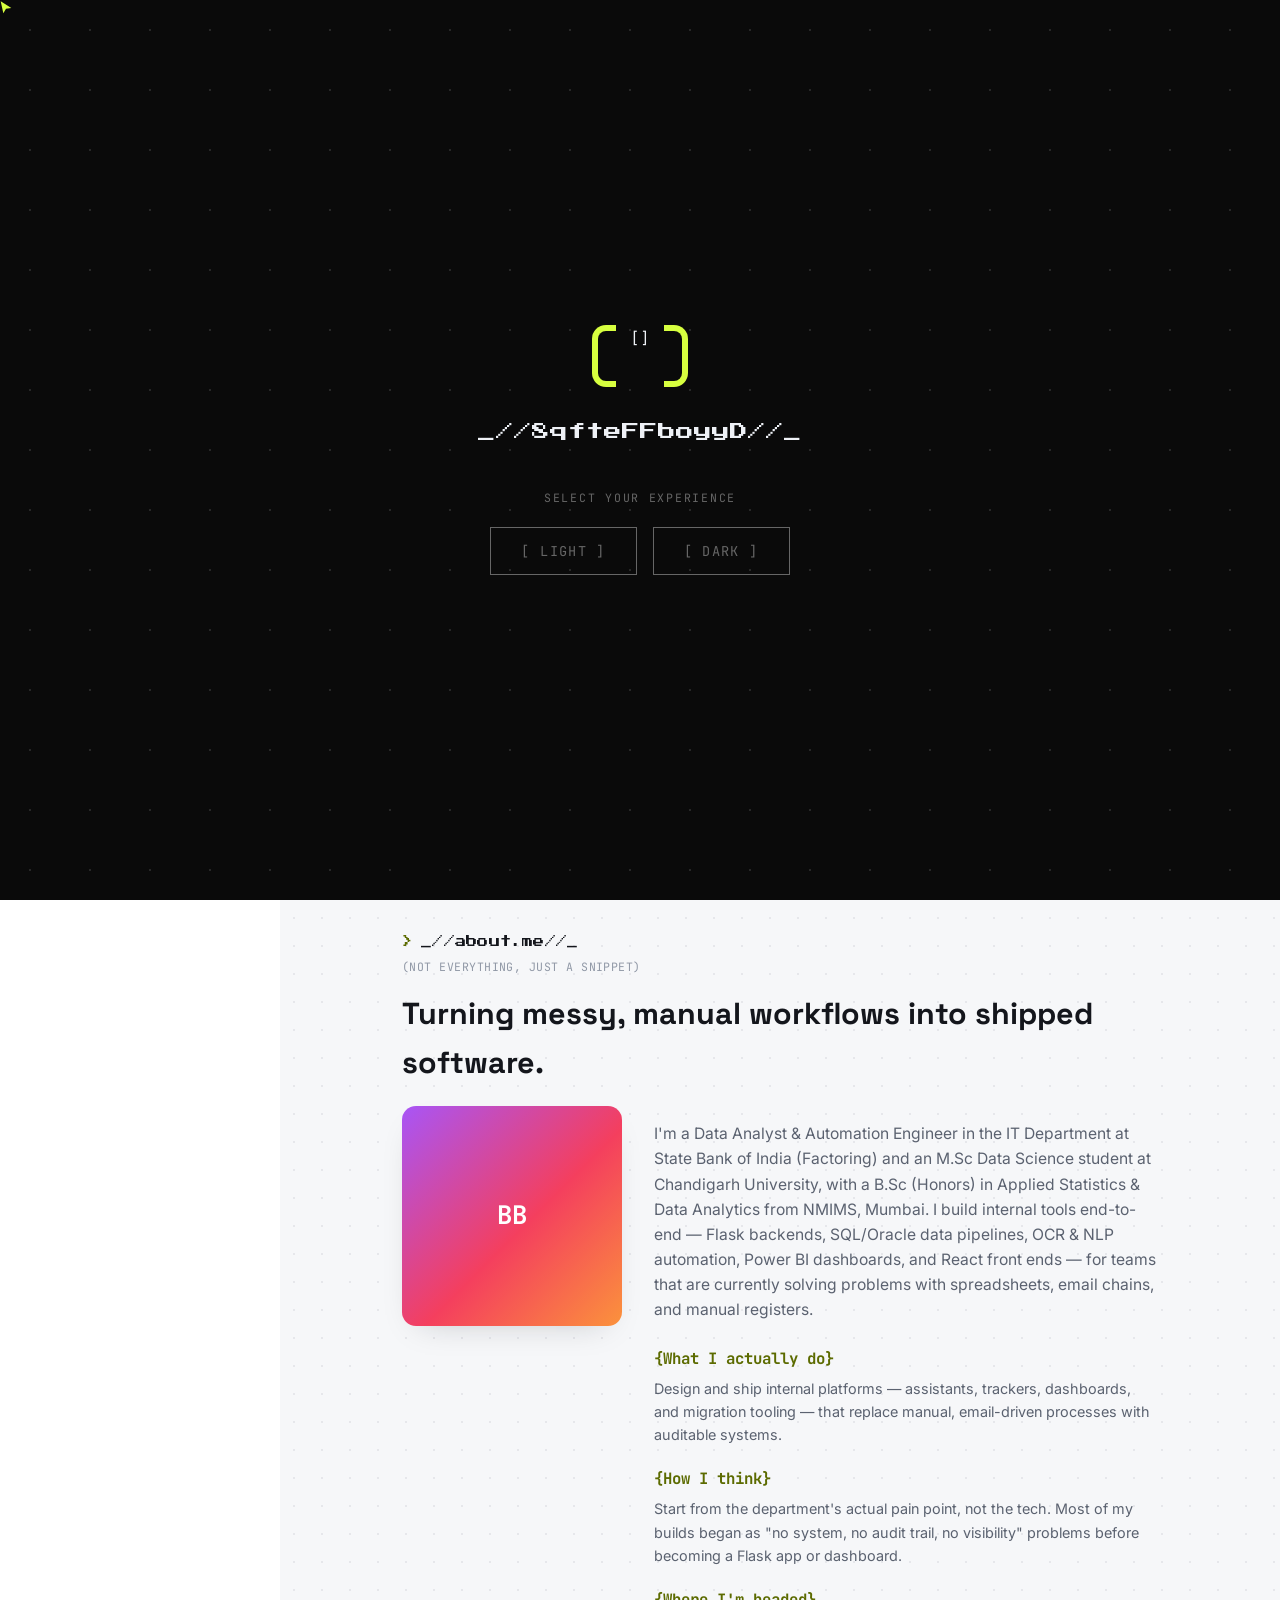
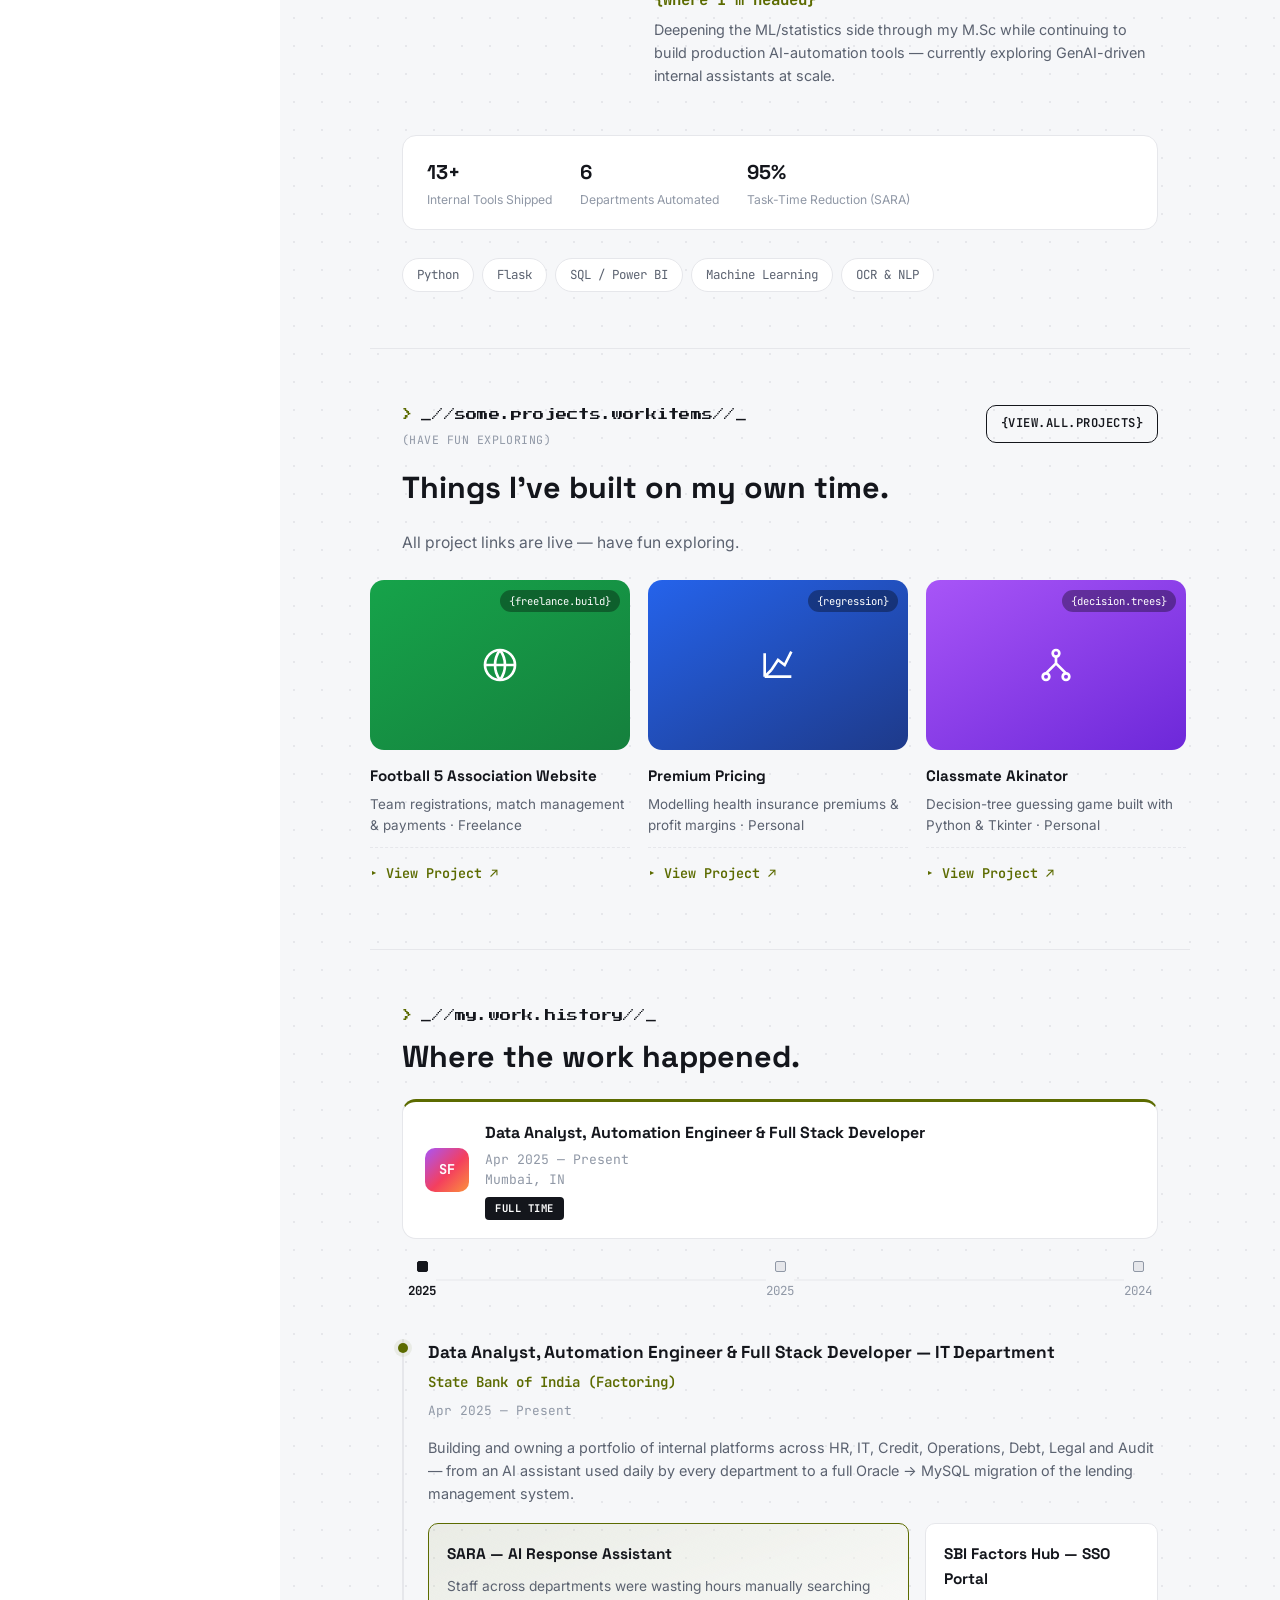
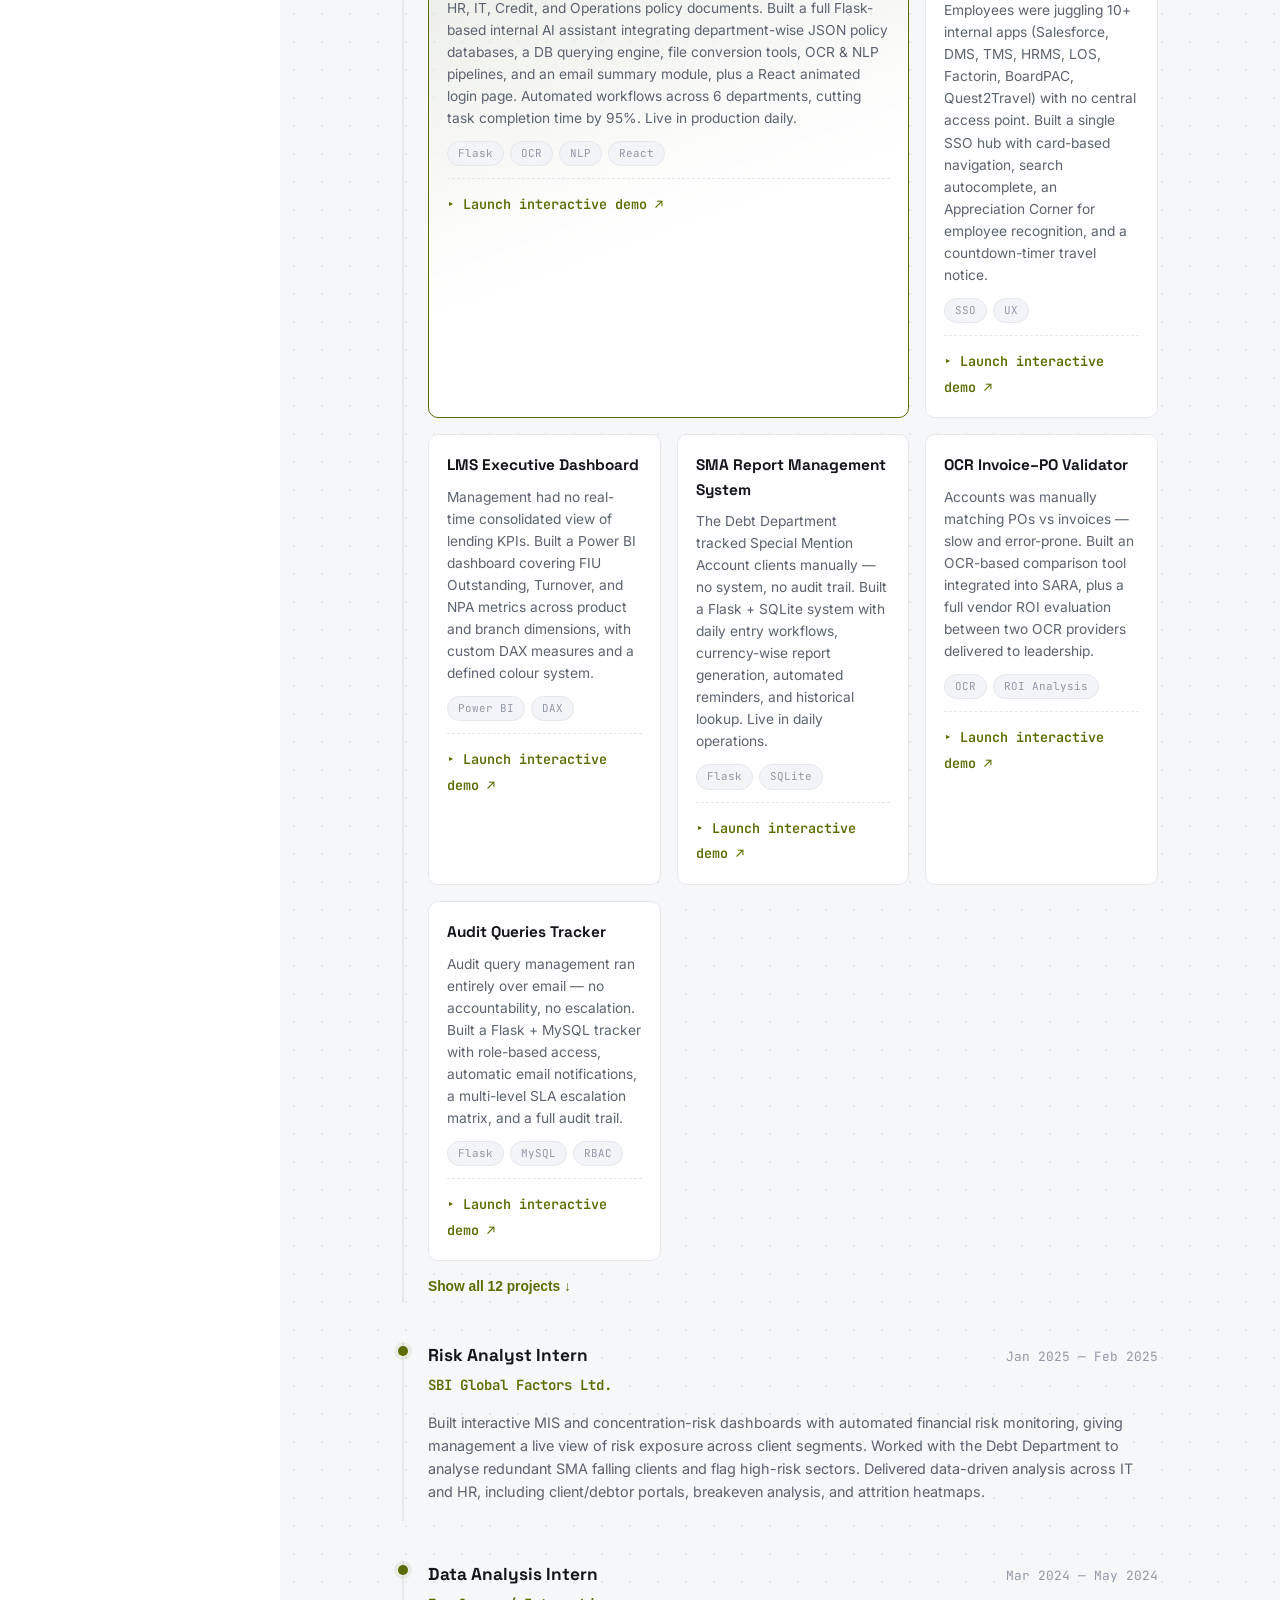
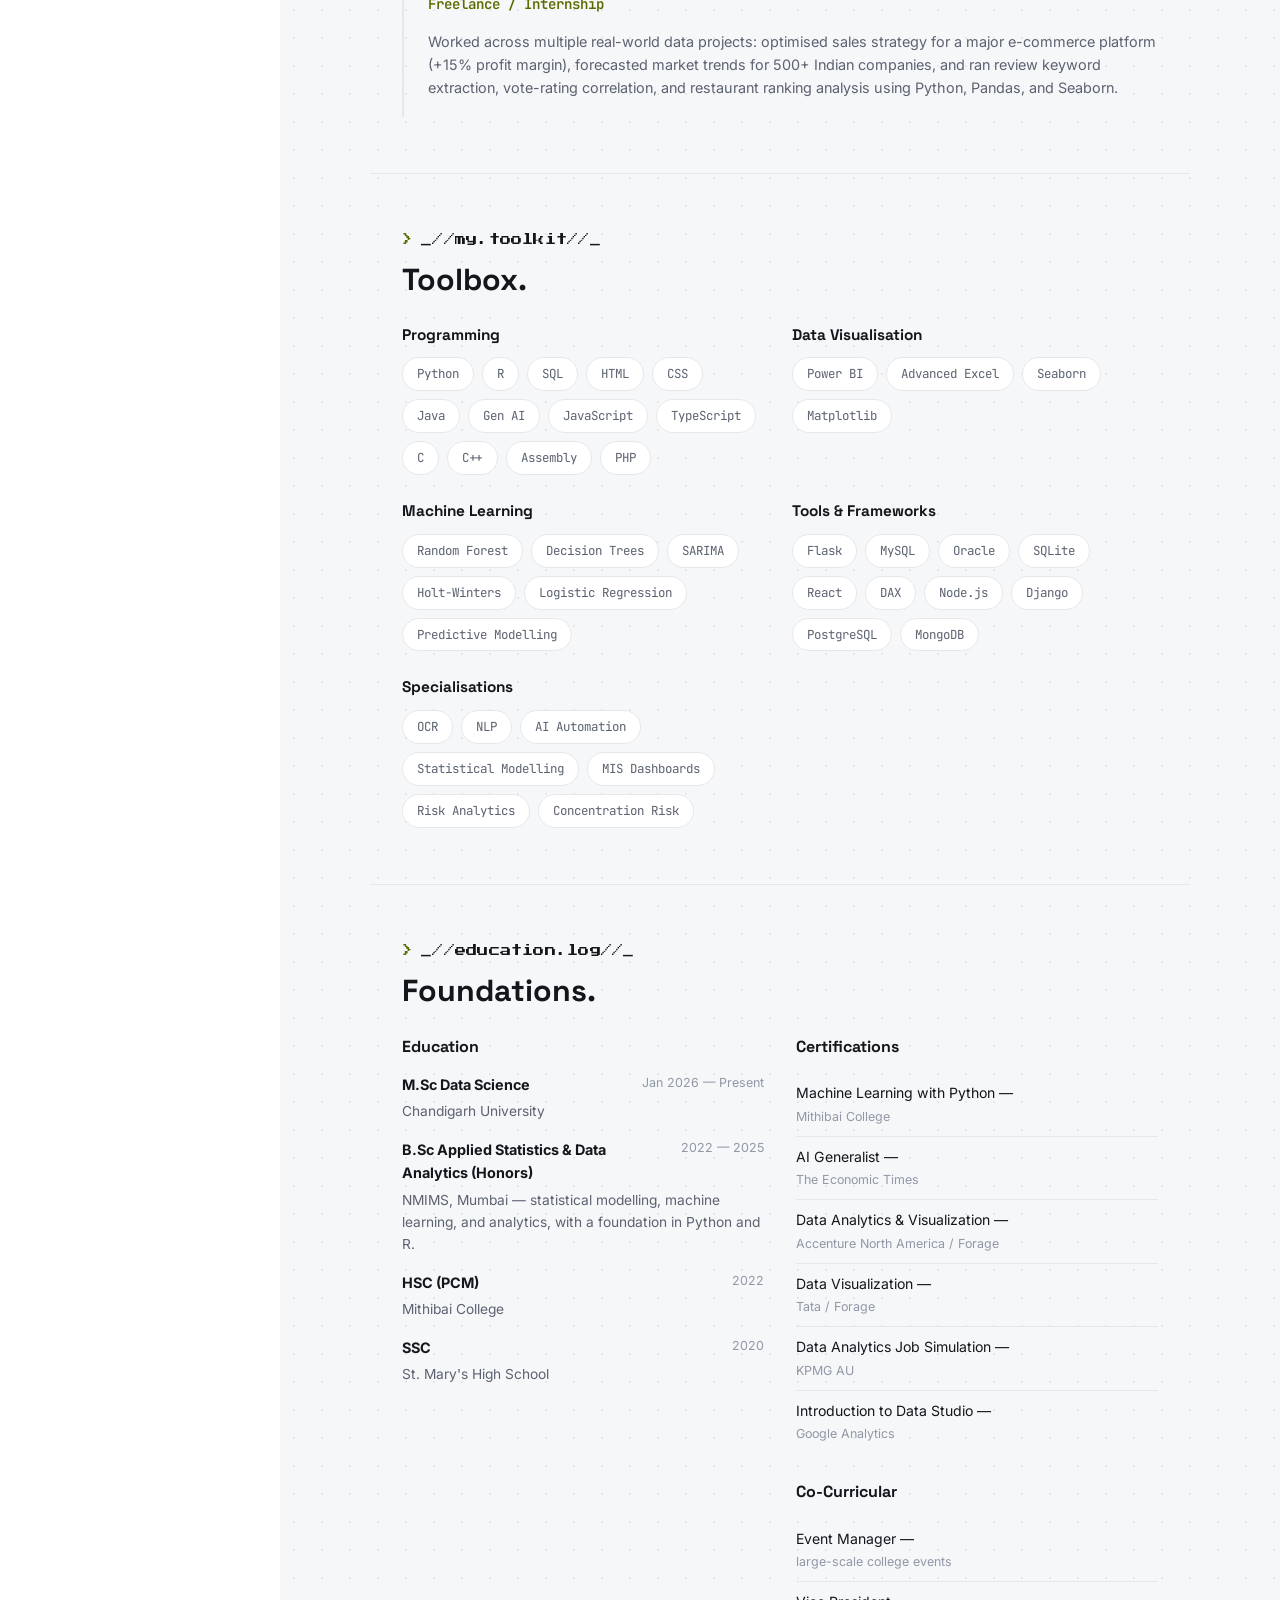
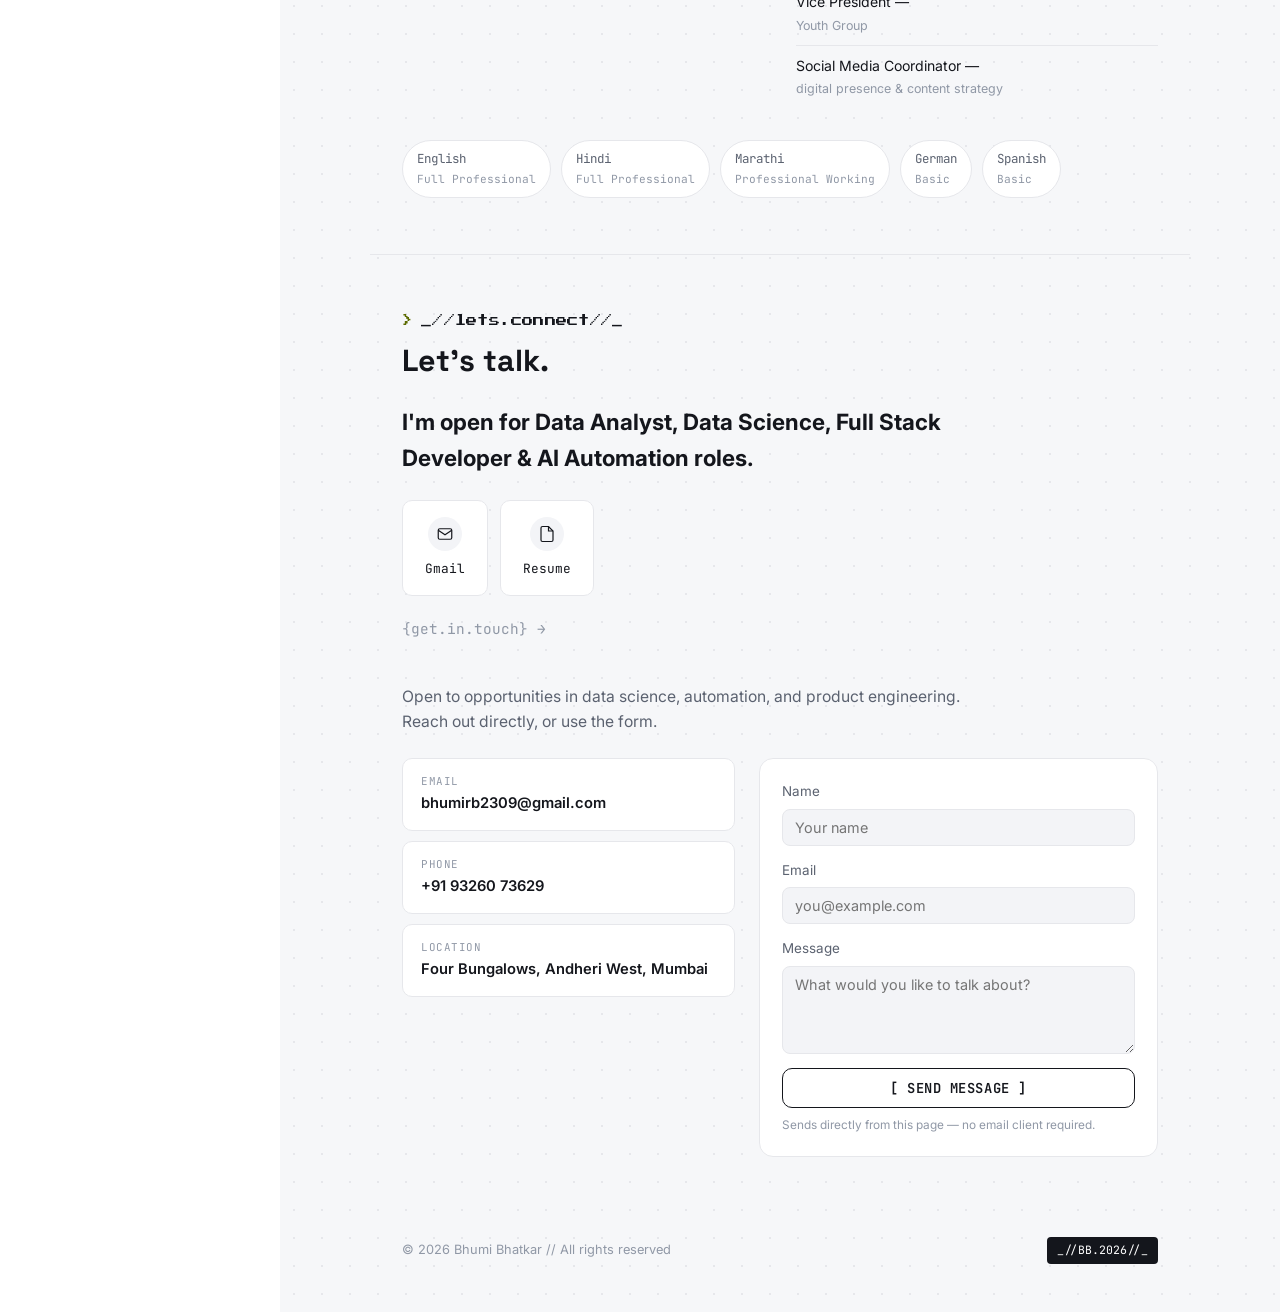
<file: index.html>
<!DOCTYPE html>
<html lang="en">
<head>
<meta charset="UTF-8">
<meta name="viewport" content="width=device-width, initial-scale=1.0">
<title>Bhumi Bhatkar — Portfolio</title>
<meta name="description" content="Portfolio of Bhumi Bhatkar — Data Science executive building automation, dashboards, and AI tools.">
<link rel="preconnect" href="https://fonts.googleapis.com">
<link href="https://fonts.googleapis.com/css2?family=Space+Grotesk:wght@500;600;700&family=Inter:wght@400;500;600;700&family=JetBrains+Mono:wght@400;500;700&family=Press+Start+2P&display=swap" rel="stylesheet">
<link rel="stylesheet" href="style.css?v=28">
</head>
<body>

<!-- ===== BOOT INTRO ===== -->
<div class="intro" id="intro">
  <div class="intro__stars" aria-hidden="true"></div>

  <div class="intro__step" id="introStep1">
    <div class="intro__logo">[ ]</div>
    <p class="intro__id" id="introId">_//loading//_</p>
    <p class="intro__select">SELECT YOUR EXPERIENCE</p>
    <div class="intro__buttons">
      <button class="intro__btn" data-theme="light" id="introLight">[ LIGHT ]</button>
      <button class="intro__btn" data-theme="dark" id="introDark">[ DARK ]</button>
    </div>
  </div>

  <div class="intro__step intro__step--loading" id="introStep2" hidden>
    <div class="intro__log" id="introLog">
      <p>&gt; INIT_SYSTEM//_</p>
      <p>&gt; FETCHING ASSETS...</p>
      <p>&gt; PRELOADING CONTENT...</p>
      <p>&gt; CALIBRATING ENVIRONMENT...</p>
      <p>&gt; RENDERING EXPERIENCE...</p>
    </div>
    <div class="intro__percent" id="introPercent">0%</div>
    <div class="intro__progress"><div class="intro__progress-bar" id="introProgressBar"></div></div>
  </div>
</div>

<div class="cursor-dot" id="cursorDot" aria-hidden="true">
  <svg width="16" height="16" viewBox="0 0 24 24" fill="currentColor"><path d="M4 2 20 12 12 13 8 20Z"/></svg>
</div>

<!-- ===== TOP BAR ===== -->
<header class="topbar">
  <a href="#" class="topbar__brand">
    <span class="topbar__logo">[BB]</span>
    <span class="topbar__brandtext">Bhumi Bhatkar</span>
  </a>
  <nav class="topbar__nav">
    <a href="#projects">{projects}</a>
    <a href="#experience">{experience}</a>
    <a href="#education">{education}</a>
    <a href="assets/resume.pdf" target="_blank" rel="noopener">{resume} ↗</a>
  </nav>
  <div class="topbar__actions">
    <a href="mailto:bhumirb2309@gmail.com" class="btn btn--bracket">[ Message ]</a>
  </div>
  <button class="topbar__burger" id="navBurger" aria-label="Open menu"><span></span><span></span><span></span></button>
</header>

<button id="themeToggle" class="theme-toggle-float" aria-label="Toggle theme" title="Toggle light/dark theme">
  <svg class="icon-sun" width="14" height="14" viewBox="0 0 24 24" fill="none" stroke="currentColor" stroke-width="2"><circle cx="12" cy="12" r="4"/><path d="M12 2v2M12 20v2M4.9 4.9l1.4 1.4M17.7 17.7l1.4 1.4M2 12h2M20 12h2M4.9 19.1l1.4-1.4M17.7 6.3l1.4-1.4"/></svg>
  <svg class="icon-moon" width="14" height="14" viewBox="0 0 24 24" fill="none" stroke="currentColor" stroke-width="2"><path d="M21 12.8A9 9 0 1 1 11.2 3 7 7 0 0 0 21 12.8z"/></svg>
  <span id="themeToggleLabel">{dark}</span>
</button>

<div class="shell">

  <!-- ===== SIDEBAR ===== -->
  <aside class="sidebar" id="sidebar">
    <div class="sidebar__top">
      <div class="avatar" id="avatar">BB</div>
      <span class="badge badge--open">🚩 Open to Work</span>
    </div>

    <h1 class="sidebar__name">Bhumi Bhatkar</h1>
    <p class="sidebar__handle">@bhumibhatkar &nbsp;·&nbsp; 📍 Mumbai, India</p>
    <p class="sidebar__title">Data Analyst, Automation Engineer &amp; Full Stack Developer</p>
    <p class="sidebar__years">1.8+ Years</p>

    <p class="sidebar__label">Experience Includes:</p>
    <div class="company-row">
      <span class="company-badge" title="State Bank of India (Factoring)">SF</span>
      <span class="company-badge" title="SBI Global Factors Ltd.">SG</span>
    </div>

    <div class="sidebar__actions">
      <a href="mailto:bhumirb2309@gmail.com" class="btn btn--bracket btn--block">[ Message ]</a>
    </div>

    <hr class="sidebar__divider">

    <nav class="tabnav" id="tabnav">
      <a href="#about" class="tabnav__item" data-tab="about">
        <svg width="16" height="16" viewBox="0 0 24 24" fill="none" stroke="currentColor" stroke-width="2"><circle cx="12" cy="8" r="4"/><path d="M4 21c0-4 4-6 8-6s8 2 8 6"/></svg>
        {profile}
      </a>
      <a href="#projects" class="tabnav__item" data-tab="projects">
        <svg width="16" height="16" viewBox="0 0 24 24" fill="none" stroke="currentColor" stroke-width="2"><path d="M3 7h5l2 2h11v10H3z"/></svg>
        {portfolio}
      </a>
      <a href="#experience" class="tabnav__item" data-tab="experience">
        <svg width="16" height="16" viewBox="0 0 24 24" fill="none" stroke="currentColor" stroke-width="2"><rect x="3" y="7" width="18" height="13" rx="2"/><path d="M8 7V5a2 2 0 0 1 2-2h4a2 2 0 0 1 2 2v2"/></svg>
        {experience}
      </a>
      <a href="#skills" class="tabnav__item" data-tab="skills">
        <svg width="16" height="16" viewBox="0 0 24 24" fill="none" stroke="currentColor" stroke-width="2"><path d="M14.7 6.3a4 4 0 0 0-5.4 5.4L2 19l3 3 7.3-7.3a4 4 0 0 0 5.4-5.4l-2.8 2.8-2-2z"/></svg>
        {skills}
      </a>
      <a href="#education" class="tabnav__item" data-tab="education">
        <svg width="16" height="16" viewBox="0 0 24 24" fill="none" stroke="currentColor" stroke-width="2"><path d="M22 10 12 5 2 10l10 5 10-5Z"/><path d="M6 12v5c0 1.5 2.5 3 6 3s6-1.5 6-3v-5"/></svg>
        {education}
      </a>
      <a href="#contact" class="tabnav__item" data-tab="contact">
        <svg width="16" height="16" viewBox="0 0 24 24" fill="none" stroke="currentColor" stroke-width="2"><rect x="3" y="5" width="18" height="14" rx="2"/><path d="m3 7 9 6 9-6"/></svg>
        {contact}
      </a>
    </nav>
  </aside>

  <!-- ===== MAIN CONTENT ===== -->
  <main class="content">

    <!-- HERO ANIMATION -->
    <section class="hero-anim" id="heroAnim">
      <div class="hero-anim__dots" aria-hidden="true"></div>

      <div class="orbital-scene" id="orbitalScene">
        <div class="orbital-anchor">
          <div class="orbital-ring" id="orbitalRing">

            <div class="orbital-card" style="--i:0">
              <div class="oc-front oc-visual--front">
                <svg width="33" height="33" viewBox="0 0 24 24" fill="none" stroke="#fff" stroke-width="1.6"><circle cx="12" cy="12" r="9"/><path d="M9 9.5a1 1 0 1 0 0-2 1 1 0 0 0 0 2zM15 16.5a1 1 0 1 0 0-2 1 1 0 0 0 0 2zM8 16l8-8"/></svg>
                <span class="oc-label">PREMIUM PRICING</span>
                <a class="oc-link" href="https://www.canva.com/design/DAGO2wbOBQE/2FSkKDKHYnYPT9Y2qJRbYQ/view" target="_blank" rel="noopener">↗ View Project</a>
              </div>
            </div>

            <div class="orbital-card" style="--i:1">
              <div class="oc-front oc-visual--1">
                <svg width="33" height="33" viewBox="0 0 24 24" fill="none" stroke="#fff" stroke-width="1.6"><path d="M4 19h16M4 19V5m4 10-4 4M8 15l4-6 4 3 4-8"/></svg>
                <span class="oc-label">LMS BI</span>
                <a class="oc-link" href="demo-lms-dashboard.html" target="_blank" rel="noopener">↗ View Demo</a>
              </div>
            </div>

            <div class="orbital-card" style="--i:2">
              <div class="oc-front oc-visual--2">
                <svg width="33" height="33" viewBox="0 0 24 24" fill="none" stroke="#fff" stroke-width="1.6"><path d="M3 12h18M12 3a15 15 0 0 1 0 18M12 3a15 15 0 0 0 0 18"/></svg>
                <span class="oc-label">MIGRATE</span>
                <a class="oc-link" href="#experience">↗ Read More</a>
              </div>
            </div>

            <div class="orbital-card" style="--i:3">
              <div class="oc-front oc-visual--3">
                <svg width="33" height="33" viewBox="0 0 24 24" fill="none" stroke="#fff" stroke-width="1.6"><rect x="3" y="11" width="18" height="10" rx="2"/><path d="M7 11V8a5 5 0 0 1 10 0v3"/></svg>
                <span class="oc-label">SSO HUB</span>
                <a class="oc-link" href="demo-sso-hub.html" target="_blank" rel="noopener">↗ View Demo</a>
              </div>
            </div>

            <div class="orbital-card" style="--i:4">
              <div class="oc-front oc-visual--4">
                <svg width="33" height="33" viewBox="0 0 24 24" fill="none" stroke="#fff" stroke-width="1.6"><path d="M20 8.5c0 4.5-8 10.5-8 10.5S4 13 4 8.5a4 4 0 0 1 8-1.5 4 4 0 0 1 8 1.5Z"/></svg>
                <span class="oc-label">SARA</span>
                <a class="oc-link" href="sara_portfolio_demo.html" target="_blank" rel="noopener">↗ View Demo</a>
              </div>
            </div>

            <div class="orbital-card" style="--i:5">
              <div class="oc-front oc-visual--5">
                <svg width="33" height="33" viewBox="0 0 24 24" fill="none" stroke="#fff" stroke-width="1.6"><circle cx="12" cy="5" r="2"/><circle cx="6" cy="19" r="2"/><circle cx="18" cy="19" r="2"/><path d="M12 7v4M12 11 6 17M12 11l6 6"/></svg>
                <span class="oc-label">CLASSMATE AKINATOR</span>
                <a class="oc-link" href="https://www.canva.com/design/DAGQj6QD2RA/yBa8-wPq-P1DrNsichPZJg/view" target="_blank" rel="noopener">↗ View Project</a>
              </div>
            </div>

            <div class="orbital-card" style="--i:6">
              <div class="oc-front oc-visual--6">
                <svg width="33" height="33" viewBox="0 0 24 24" fill="none" stroke="#fff" stroke-width="1.6"><path d="M3 17c3-8 5 2 8-6s5 8 10-3"/></svg>
                <span class="oc-label">METALS FORECASTING</span>
                <a class="oc-link" href="https://www.canva.com/design/DAGPo_AMROA/IWfGbpplfSMLajKErAEjJw/view" target="_blank" rel="noopener">↗ View Project</a>
              </div>
            </div>

          </div>
          <div class="orbital-shadow" id="orbitalShadow"></div>
        </div>
      </div>

      <h2 class="glitch" id="glitchText" data-text="_//Manual work... Automated away//_">_//Manual work... Automated away//_</h2>
      <p class="hero-anim__sub">Portfolio of BHUMI.BHATKAR</p>

      <p class="status-bar">
        <span class="status-bar__dot"></span>
        {System Status: Data Analyst &amp; Automation Engineer @ State Bank of India (Factoring) // Open to Data Analyst, Data Science, Full Stack Developer &amp; Automation roles}
        <span class="status-bar__dot"></span>
      </p>

      <a href="#about" class="scroll-cue">
        <span class="scroll-cue__cross">+</span>
        <span class="scroll-cue__text">{no harm in scrolling}</span>
      </a>
    </section>

    <!-- ABOUT -->
    <section class="panel" id="about">
      <p class="eyebrow"><span class="eyebrow__chevron">&gt;</span>_//about.me//_</p>
      <p class="eyebrow-sub">(not everything, just a snippet)</p>
      <h2 class="panel__title">Turning messy, manual workflows into shipped software.</h2>

      <div class="about-layout">
        <div class="about-photo" id="aboutPhoto">BB</div>

        <div class="about-copy">
          <p class="lead">
            I'm a Data Analyst &amp; Automation Engineer in the IT Department at State Bank of India (Factoring) and an M.Sc
            Data Science student at Chandigarh University, with a B.Sc (Honors) in Applied Statistics
            &amp; Data Analytics from NMIMS, Mumbai. I build internal tools end-to-end — Flask backends, SQL/Oracle data pipelines,
            OCR &amp; NLP automation, Power BI dashboards, and React front ends — for teams that are
            currently solving problems with spreadsheets, email chains, and manual registers.
          </p>

          <div class="about-block">
            <h3>{What I actually do}</h3>
            <p>Design and ship internal platforms — assistants, trackers, dashboards, and migration
            tooling — that replace manual, email-driven processes with auditable systems.</p>
          </div>
          <div class="about-block">
            <h3>{How I think}</h3>
            <p>Start from the department's actual pain point, not the tech. Most of my builds began as
            "no system, no audit trail, no visibility" problems before becoming a Flask app or dashboard.</p>
          </div>
          <div class="about-block">
            <h3>{Where I'm headed}</h3>
            <p>Deepening the ML/statistics side through my M.Sc while continuing to build production
            AI-automation tools — currently exploring GenAI-driven internal assistants at scale.</p>
          </div>
        </div>
      </div>

      <div class="stat-row">
        <div class="stat"><strong>13+</strong><span>Internal Tools Shipped</span></div>
        <div class="stat"><strong>6</strong><span>Departments Automated</span></div>
        <div class="stat"><strong>95%</strong><span>Task-Time Reduction (SARA)</span></div>
      </div>

      <div class="chip-row">
        <span class="chip">Python</span>
        <span class="chip">Flask</span>
        <span class="chip">SQL / Power BI</span>
        <span class="chip">Machine Learning</span>
        <span class="chip">OCR &amp; NLP</span>
      </div>
    </section>

    <!-- PROJECTS -->
    <section class="panel" id="projects">
      <div class="panel__head-row">
        <div>
          <p class="eyebrow"><span class="eyebrow__chevron">&gt;</span>_//some.projects.workitems//_</p>
          <p class="eyebrow-sub">(have fun exploring)</p>
        </div>
        <!-- TODO: point this at your GitHub or full project archive -->
        <a href="#" class="btn btn--bracket btn--sm">{view.all.projects}</a>
      </div>
      <h2 class="panel__title">Things I've built on my own time.</h2>
      <p class="lead lead--narrow">All project links are live — have fun exploring.</p>

      <div class="proj-carousel">
        <article class="proj-slide">
          <a class="proj-slide__visual proj-slide__visual--1" href="https://sporteraglobal.com" target="_blank" rel="noopener">
            <span class="proj-slide__tag">{freelance.build}</span>
            <svg width="40" height="40" viewBox="0 0 24 24" fill="none" stroke="#fff" stroke-width="1.6"><circle cx="12" cy="12" r="9"/><path d="M3 12h18M12 3a15 15 0 0 1 0 18M12 3a15 15 0 0 0 0 18"/></svg>
            <div class="proj-slide__hover"><span>▶</span> View Project</div>
          </a>
          <h4>Football 5 Association Website</h4>
          <p>Team registrations, match management &amp; payments · Freelance</p>
          <div class="proj-demo-row"><a href="https://sporteraglobal.com" target="_blank" rel="noopener" class="proj-link">▸ View Project ↗</a></div>
        </article>

        <article class="proj-slide">
          <a class="proj-slide__visual proj-slide__visual--2" href="https://www.canva.com/design/DAGO2wbOBQE/2FSkKDKHYnYPT9Y2qJRbYQ/view" target="_blank" rel="noopener">
            <span class="proj-slide__tag">{regression}</span>
            <svg width="40" height="40" viewBox="0 0 24 24" fill="none" stroke="#fff" stroke-width="1.6"><path d="M4 19h16M4 19V5m4 10-4 4M8 15l4-6 4 3 4-8"/></svg>
            <div class="proj-slide__hover"><span>▶</span> View Project</div>
          </a>
          <h4>Premium Pricing</h4>
          <p>Modelling health insurance premiums &amp; profit margins · Personal</p>
          <div class="proj-demo-row"><a href="https://www.canva.com/design/DAGO2wbOBQE/2FSkKDKHYnYPT9Y2qJRbYQ/view" target="_blank" rel="noopener" class="proj-link">▸ View Project ↗</a></div>
        </article>

        <article class="proj-slide">
          <a class="proj-slide__visual proj-slide__visual--3" href="https://www.canva.com/design/DAGQj6QD2RA/yBa8-wPq-P1DrNsichPZJg/view" target="_blank" rel="noopener">
            <span class="proj-slide__tag">{decision.trees}</span>
            <svg width="40" height="40" viewBox="0 0 24 24" fill="none" stroke="#fff" stroke-width="1.6"><circle cx="12" cy="5" r="2"/><circle cx="6" cy="19" r="2"/><circle cx="18" cy="19" r="2"/><path d="M12 7v4M12 11 6 17M12 11l6 6"/></svg>
            <div class="proj-slide__hover"><span>▶</span> View Project</div>
          </a>
          <h4>Classmate Akinator</h4>
          <p>Decision-tree guessing game built with Python &amp; Tkinter · Personal</p>
          <div class="proj-demo-row"><a href="https://www.canva.com/design/DAGQj6QD2RA/yBa8-wPq-P1DrNsichPZJg/view" target="_blank" rel="noopener" class="proj-link">▸ View Project ↗</a></div>
        </article>

        <article class="proj-slide">
          <a class="proj-slide__visual proj-slide__visual--4" href="https://canva.link/q1du9z5jeullrub" target="_blank" rel="noopener">
            <span class="proj-slide__tag">{ml.health}</span>
            <svg width="40" height="40" viewBox="0 0 24 24" fill="none" stroke="#fff" stroke-width="1.6"><path d="M20 8.5c0 4.5-8 10.5-8 10.5S4 13 4 8.5a4 4 0 0 1 8-1.5 4 4 0 0 1 8 1.5Z"/></svg>
            <div class="proj-slide__hover"><span>▶</span> View Project</div>
          </a>
          <h4>Diabetes Prediction</h4>
          <p>Classifier comparison &amp; ShinyApp risk evaluator in R · Personal</p>
          <div class="proj-demo-row"><a href="https://canva.link/q1du9z5jeullrub" target="_blank" rel="noopener" class="proj-link">▸ View Project ↗</a></div>
        </article>

        <article class="proj-slide">
          <a class="proj-slide__visual proj-slide__visual--5" href="https://www.canva.com/design/DAGPo_AMROA/IWfGbpplfSMLajKErAEjJw/view" target="_blank" rel="noopener">
            <span class="proj-slide__tag">{time.series}</span>
            <svg width="40" height="40" viewBox="0 0 24 24" fill="none" stroke="#fff" stroke-width="1.6"><path d="M3 17c3-8 5 2 8-6s5 8 10-3"/></svg>
            <div class="proj-slide__hover"><span>▶</span> View Project</div>
          </a>
          <h4>Precious Metals Forecasting</h4>
          <p>SARIMA &amp; Holt-Winters price forecasting · Personal</p>
          <div class="proj-demo-row"><a href="https://www.canva.com/design/DAGPo_AMROA/IWfGbpplfSMLajKErAEjJw/view" target="_blank" rel="noopener" class="proj-link">▸ View Project ↗</a></div>
        </article>
      </div>
    </section>

    <!-- EXPERIENCE -->
    <section class="panel" id="experience">
      <p class="eyebrow"><span class="eyebrow__chevron">&gt;</span>_//my.work.history//_</p>
      <h2 class="panel__title">Where the work happened.</h2>

      <div class="quick-timeline" id="quickTimeline">
        <div class="quick-timeline__card" id="qtCard">
          <div class="qt-logo">SF</div>
          <div class="qt-info">
            <h4 id="qtRole">Data Analyst, Automation Engineer &amp; Full Stack Developer</h4>
            <p id="qtDates">Apr 2025 — Present</p>
            <p id="qtLocation">Mumbai, IN</p>
            <span class="qt-tag" id="qtTag">FULL TIME</span>
          </div>
        </div>
        <div class="quick-timeline__track">
          <button class="qt-marker is-active" data-index="0"><span class="qt-year">2025</span></button>
          <button class="qt-marker" data-index="1"><span class="qt-year">2025</span></button>
          <button class="qt-marker" data-index="2"><span class="qt-year">2024</span></button>
        </div>
      </div>

      <div class="timeline">

        <div class="timeline__item">
          <div class="timeline__head">
            <div>
              <h3>Data Analyst, Automation Engineer &amp; Full Stack Developer — IT Department</h3>
              <p class="timeline__org">State Bank of India (Factoring)</p>
            </div>
            <span class="timeline__date">Apr 2025 — Present</span>
          </div>
          <p class="timeline__desc">
            Building and owning a portfolio of internal platforms across HR, IT, Credit, Operations,
            Debt, Legal and Audit — from an AI assistant used daily by every department to a full
            Oracle → MySQL migration of the lending management system.
          </p>

          <div class="proj-grid" id="sbiProjects">
            <article class="proj-card proj-card--flagship">
              <h4>SARA — AI Response Assistant</h4>
              <p>Staff across departments were wasting hours manually searching HR, IT, Credit, and
              Operations policy documents. Built a full Flask-based internal AI assistant integrating
              department-wise JSON policy databases, a DB querying engine, file conversion tools,
              OCR &amp; NLP pipelines, and an email summary module, plus a React animated login page.
              Automated workflows across 6 departments, cutting task completion time by 95%. Live in
              production daily.</p>
              <div class="tag-row"><span>Flask</span><span>OCR</span><span>NLP</span><span>React</span></div>
              <div class="proj-demo-row"><a href="sara_portfolio_demo.html" target="_blank" rel="noopener" class="proj-link">▸ Launch interactive demo ↗</a></div>
            </article>

            <article class="proj-card">
              <h4>SBI Factors Hub — SSO Portal</h4>
              <p>Employees were juggling 10+ internal apps (Salesforce, DMS, TMS, HRMS, LOS, Factorin,
              BoardPAC, Quest2Travel) with no central access point. Built a single SSO hub with
              card-based navigation, search autocomplete, an Appreciation Corner for employee
              recognition, and a countdown-timer travel notice.</p>
              <div class="tag-row"><span>SSO</span><span>UX</span></div>
              <div class="proj-demo-row"><a href="demo-sso-hub.html" target="_blank" rel="noopener" class="proj-link">▸ Launch interactive demo ↗</a></div>
            </article>

            <article class="proj-card">
              <h4>LMS Executive Dashboard</h4>
              <p>Management had no real-time consolidated view of lending KPIs. Built a Power BI
              dashboard covering FIU Outstanding, Turnover, and NPA metrics across product and branch
              dimensions, with custom DAX measures and a defined colour system.</p>
              <div class="tag-row"><span>Power BI</span><span>DAX</span></div>
              <div class="proj-demo-row"><a href="demo-lms-dashboard.html" target="_blank" rel="noopener" class="proj-link">▸ Launch interactive demo ↗</a></div>
            </article>

            <article class="proj-card">
              <h4>SMA Report Management System</h4>
              <p>The Debt Department tracked Special Mention Account clients manually — no system, no
              audit trail. Built a Flask + SQLite system with daily entry workflows, currency-wise
              report generation, automated reminders, and historical lookup. Live in daily operations.</p>
              <div class="tag-row"><span>Flask</span><span>SQLite</span></div>
              <div class="proj-demo-row"><a href="demo-sma-tracker.html" target="_blank" rel="noopener" class="proj-link">▸ Launch interactive demo ↗</a></div>
            </article>

            <article class="proj-card">
              <h4>OCR Invoice–PO Validator</h4>
              <p>Accounts was manually matching POs vs invoices — slow and error-prone. Built an
              OCR-based comparison tool integrated into SARA, plus a full vendor ROI evaluation
              between two OCR providers delivered to leadership.</p>
              <div class="tag-row"><span>OCR</span><span>ROI Analysis</span></div>
              <div class="proj-demo-row"><a href="demo-ocr-validator.html" target="_blank" rel="noopener" class="proj-link">▸ Launch interactive demo ↗</a></div>
            </article>

            <article class="proj-card">
              <h4>Audit Queries Tracker</h4>
              <p>Audit query management ran entirely over email — no accountability, no escalation.
              Built a Flask + MySQL tracker with role-based access, automatic email notifications,
              a multi-level SLA escalation matrix, and a full audit trail.</p>
              <div class="tag-row"><span>Flask</span><span>MySQL</span><span>RBAC</span></div>
              <div class="proj-demo-row"><a href="demo-audit-tracker.html" target="_blank" rel="noopener" class="proj-link">▸ Launch interactive demo ↗</a></div>
            </article>

            <article class="proj-card proj-card--hidden">
              <h4>Oracle → MySQL Migration Gateway</h4>
              <p>Led a large-scale migration of the LMS from Oracle to MySQL. Built a Python gateway
              connecting both databases simultaneously to insert 15+ years of historical financial
              data, handling type mapping, transformation, and error handling — with full validation
              across lms_db and lms_db_purge (row counts, values, FSCH/RDISC/FCTCH/DBDISC).</p>
              <div class="tag-row"><span>Python</span><span>Oracle</span><span>MySQL</span></div>
            </article>

            <article class="proj-card proj-card--hidden">
              <h4>SMA Status Tracker</h4>
              <p>Built a dedicated tracker for the Debt Department to monitor SMA trends over time —
              which client buckets are deteriorating, who's falling across categories — used daily for
              client-level analysis and portfolio health monitoring.</p>
              <div class="tag-row"><span>Analytics</span></div>
            </article>

            <article class="proj-card proj-card--hidden">
              <h4>Legal Cases Tracker</h4>
              <p>Built a platform for the Legal Department to log cases, update status, record hearing
              dates and outcomes, and access full case history — eliminating manual registers and
              scattered spreadsheets as the single source of truth for litigation.</p>
              <div class="tag-row"><span>Flask</span><span>MySQL</span></div>
              <div class="proj-demo-row"><a href="demo-legal-tracker.html" target="_blank" rel="noopener" class="proj-link">▸ Launch interactive demo ↗</a></div>
            </article>

            <article class="proj-card proj-card--hidden">
              <h4>Quiz App</h4>
              <p>Internal employee quiz platform built in Flask, used for training and knowledge
              assessment across departments.</p>
              <div class="tag-row"><span>Flask</span></div>
            </article>

            <article class="proj-card proj-card--hidden">
              <h4>PDF Tools Suite</h4>
              <p>Python-based internal tools for PDF compression and splitting, used across
              departments for document management workflows.</p>
              <div class="tag-row"><span>Python</span></div>
            </article>

            <article class="proj-card proj-card--hidden">
              <h4>Risk Analysis &amp; Reporting</h4>
              <p>Conducted Risk Analysis for FY 24–25, developed systematic workflow representations
              for management, designed reports for the LMS application, and identified redundant PRR
              clients through data analysis.</p>
              <div class="tag-row"><span>Risk Analytics</span></div>
            </article>
          </div>

          <button class="btn btn--text" id="toggleProjects">Show all 12 projects ↓</button>
        </div>

        <div class="timeline__item">
          <div class="timeline__head">
            <div>
              <h3>Risk Analyst Intern</h3>
              <p class="timeline__org">SBI Global Factors Ltd.</p>
            </div>
            <span class="timeline__date">Jan 2025 — Feb 2025</span>
          </div>
          <p class="timeline__desc">
            Built interactive MIS and concentration-risk dashboards with automated financial risk
            monitoring, giving management a live view of risk exposure across client segments. Worked
            with the Debt Department to analyse redundant SMA falling clients and flag high-risk
            sectors. Delivered data-driven analysis across IT and HR, including client/debtor portals,
            breakeven analysis, and attrition heatmaps.
          </p>
        </div>

        <div class="timeline__item">
          <div class="timeline__head">
            <div>
              <h3>Data Analysis Intern</h3>
              <p class="timeline__org">Freelance / Internship</p>
            </div>
            <span class="timeline__date">Mar 2024 — May 2024</span>
          </div>
          <p class="timeline__desc">
            Worked across multiple real-world data projects: optimised sales strategy for a major
            e-commerce platform (+15% profit margin), forecasted market trends for 500+ Indian
            companies, and ran review keyword extraction, vote-rating correlation, and restaurant
            ranking analysis using Python, Pandas, and Seaborn.
          </p>
        </div>

      </div>
    </section>

    <!-- SKILLS -->
    <section class="panel" id="skills">
      <p class="eyebrow"><span class="eyebrow__chevron">&gt;</span>_//my.toolkit//_</p>
      <h2 class="panel__title">Toolbox.</h2>

      <div class="skills-grid">
        <div class="skill-block">
          <h3>Programming</h3>
          <div class="chip-row"><span class="chip">Python</span><span class="chip">R</span><span class="chip">SQL</span><span class="chip">HTML</span><span class="chip">CSS</span><span class="chip">Java</span><span class="chip">Gen AI</span><span class="chip">JavaScript</span><span class="chip">TypeScript</span><span class="chip">C</span><span class="chip">C++</span><span class="chip">Assembly</span><span class="chip">PHP</span></div>
        </div>
        <div class="skill-block">
          <h3>Data Visualisation</h3>
          <div class="chip-row"><span class="chip">Power BI</span><span class="chip">Advanced Excel</span><span class="chip">Seaborn</span><span class="chip">Matplotlib</span></div>
        </div>
        <div class="skill-block">
          <h3>Machine Learning</h3>
          <div class="chip-row"><span class="chip">Random Forest</span><span class="chip">Decision Trees</span><span class="chip">SARIMA</span><span class="chip">Holt-Winters</span><span class="chip">Logistic Regression</span><span class="chip">Predictive Modelling</span></div>
        </div>
        <div class="skill-block">
          <h3>Tools &amp; Frameworks</h3>
          <div class="chip-row"><span class="chip">Flask</span><span class="chip">MySQL</span><span class="chip">Oracle</span><span class="chip">SQLite</span><span class="chip">React</span><span class="chip">DAX</span><span class="chip">Node.js</span><span class="chip">Django</span><span class="chip">PostgreSQL</span><span class="chip">MongoDB</span></div>
        </div>
        <div class="skill-block">
          <h3>Specialisations</h3>
          <div class="chip-row"><span class="chip">OCR</span><span class="chip">NLP</span><span class="chip">AI Automation</span><span class="chip">Statistical Modelling</span><span class="chip">MIS Dashboards</span><span class="chip">Risk Analytics</span><span class="chip">Concentration Risk</span></div>
        </div>
      </div>
    </section>

    <!-- EDUCATION / CERTS -->
    <section class="panel" id="education">
      <p class="eyebrow"><span class="eyebrow__chevron">&gt;</span>_//education.log//_</p>
      <h2 class="panel__title">Foundations.</h2>

      <div class="edu-grid">
        <div class="edu-list">
          <h3>Education</h3>
          <div class="edu-item">
            <div class="edu-item__head"><strong>M.Sc Data Science</strong><span>Jan 2026 — Present</span></div>
            <p>Chandigarh University</p>
          </div>
          <div class="edu-item">
            <div class="edu-item__head"><strong>B.Sc Applied Statistics &amp; Data Analytics (Honors)</strong><span>2022 — 2025</span></div>
            <p>NMIMS, Mumbai — statistical modelling, machine learning, and analytics, with a foundation in Python and R.</p>
          </div>
          <div class="edu-item">
            <div class="edu-item__head"><strong>HSC (PCM)</strong><span>2022</span></div>
            <p>Mithibai College</p>
          </div>
          <div class="edu-item">
            <div class="edu-item__head"><strong>SSC</strong><span>2020</span></div>
            <p>St. Mary's High School</p>
          </div>
        </div>

        <div class="edu-list">
          <h3>Certifications</h3>
          <ul class="cert-list">
            <li>Machine Learning with Python — <span>Mithibai College</span></li>
            <li>AI Generalist — <span>The Economic Times</span></li>
            <li>Data Analytics &amp; Visualization — <span>Accenture North America / Forage</span></li>
            <li>Data Visualization — <span>Tata / Forage</span></li>
            <li>Data Analytics Job Simulation — <span>KPMG AU</span></li>
            <li>Introduction to Data Studio — <span>Google Analytics</span></li>
          </ul>

          <h3 class="mt">Co-Curricular</h3>
          <ul class="cert-list">
            <li>Event Manager — <span>large-scale college events</span></li>
            <li>Vice President — <span>Youth Group</span></li>
            <li>Social Media Coordinator — <span>digital presence &amp; content strategy</span></li>
          </ul>
        </div>
      </div>

      <div class="lang-row">
        <span class="chip chip--lang">English <em>Full Professional</em></span>
        <span class="chip chip--lang">Hindi <em>Full Professional</em></span>
        <span class="chip chip--lang">Marathi <em>Professional Working</em></span>
        <span class="chip chip--lang">German <em>Basic</em></span>
        <span class="chip chip--lang">Spanish <em>Basic</em></span>
      </div>
    </section>

    <!-- CONTACT -->
    <section class="panel" id="contact">
      <div class="contact-glow" aria-hidden="true"></div>
      <p class="eyebrow"><span class="eyebrow__chevron">&gt;</span>_//lets.connect//_</p>
      <h2 class="panel__title">Let's talk.</h2>
      <p class="cta-statement">I'm open for Data Analyst, Data Science, Full Stack Developer &amp; AI Automation roles.</p>

      <div class="social-row">
        <a href="mailto:bhumirb2309@gmail.com" class="social-item">
          <span class="social-item__icon"><svg width="18" height="18" viewBox="0 0 24 24" fill="none" stroke="currentColor" stroke-width="1.6"><rect x="3" y="5" width="18" height="14" rx="2"/><path d="m3 7 9 6 9-6"/></svg></span>
          <span>Gmail</span>
        </a>
        <a href="assets/resume.pdf" target="_blank" rel="noopener" class="social-item">
          <span class="social-item__icon"><svg width="18" height="18" viewBox="0 0 24 24" fill="none" stroke="currentColor" stroke-width="1.6"><path d="M14 2H6a2 2 0 0 0-2 2v16a2 2 0 0 0 2 2h12a2 2 0 0 0 2-2V8z"/><path d="M14 2v6h6"/></svg></span>
          <span>Resume</span>
        </a>
      </div>

      <a href="#contactForm" class="get-in-touch">{get.in.touch} →</a>

      <p class="lead lead--narrow">Open to opportunities in data science, automation, and product engineering. Reach out directly, or use the form.</p>

      <div class="contact-grid">
        <div class="contact-info">
          <a href="mailto:bhumirb2309@gmail.com" class="contact-row">
            <span class="contact-row__label">Email</span>
            <span class="contact-row__value">bhumirb2309@gmail.com</span>
          </a>
          <a href="tel:+919326073629" class="contact-row">
            <span class="contact-row__label">Phone</span>
            <span class="contact-row__value">+91 93260 73629</span>
          </a>
          <div class="contact-row contact-row--static">
            <span class="contact-row__label">Location</span>
            <span class="contact-row__value">Four Bungalows, Andheri West, Mumbai</span>
          </div>
        </div>

        <form class="contact-form" id="contactForm">
          <label>
            Name
            <input type="text" name="name" required placeholder="Your name">
          </label>
          <label>
            Email
            <input type="email" name="email" required placeholder="you@example.com">
          </label>
          <label>
            Message
            <textarea name="message" rows="4" required placeholder="What would you like to talk about?"></textarea>
          </label>
          <button type="submit" class="btn btn--bracket">[ Send Message ]</button>
          <p class="form-note">Sends directly from this page — no email client required.</p>
        </form>
      </div>
    </section>

    <footer class="footer">
      <span>© <span id="year"></span> Bhumi Bhatkar // All rights reserved</span>
      <span class="footer__tag">_//BB.2026//_</span>
    </footer>

  </main>
</div>

<script src="orbital.js?v=28"></script>
<script src="script.js?v=28"></script>
</body>
</html>
</file>
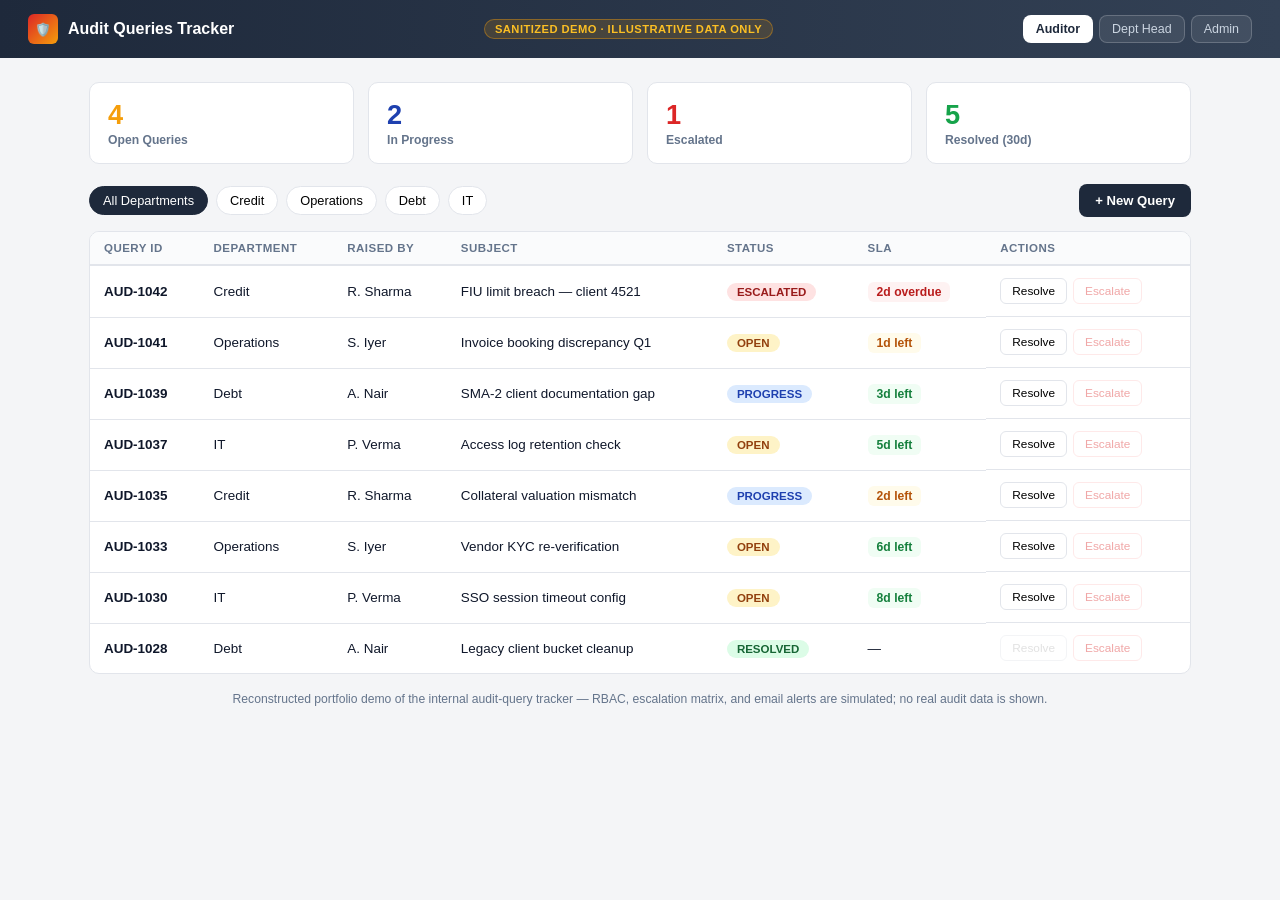
<file: demo-audit-tracker.html>
<!DOCTYPE html>
<html lang="en">
<head>
<meta charset="UTF-8">
<meta name="viewport" content="width=device-width, initial-scale=1.0">
<title>Audit Queries Tracker — Demo</title>
<style>
  :root {
    --slate: #1e293b; --slate-2: #334155; --accent: #dc2626; --accent-2: #f59e0b; --green: #16a34a;
    --bg: #f4f5f7; --panel: #ffffff; --border: #e2e5eb; --text: #0f172a; --text-dim: #64748b;
  }
  * { box-sizing: border-box; }
  body { margin: 0; font-family: 'Segoe UI', Arial, sans-serif; background: var(--bg); color: var(--text); }

  .topbar { background: linear-gradient(90deg, var(--slate), var(--slate-2)); color: #fff; padding: 14px 28px; display: flex; align-items: center; justify-content: space-between; flex-wrap: wrap; gap: 10px; }
  .topbar__brand { display: flex; align-items: center; gap: 10px; font-weight: 700; }
  .topbar__brand .logo { width: 30px; height: 30px; border-radius: 6px; background: linear-gradient(135deg, var(--accent), var(--accent-2)); display: flex; align-items: center; justify-content: center; font-size: 0.8rem; }
  .demo-badge { background: rgba(245,158,11,0.15); color: #fbbf24; border: 1px solid rgba(245,158,11,0.4); padding: 3px 10px; border-radius: 999px; font-size: 0.7rem; font-weight: 700; letter-spacing: 0.04em; }
  .role-switch { display: flex; gap: 6px; }
  .role-switch button { background: rgba(255,255,255,0.08); border: 1px solid rgba(255,255,255,0.2); color: #cbd5e1; padding: 6px 12px; border-radius: 8px; font-size: 0.78rem; cursor: pointer; }
  .role-switch button.is-active { background: #fff; color: var(--slate); font-weight: 700; }

  .wrap { max-width: 1150px; margin: 0 auto; padding: 24px; }

  .stat-row { display: grid; grid-template-columns: repeat(auto-fit, minmax(180px, 1fr)); gap: 14px; margin-bottom: 20px; }
  .stat-card { background: var(--panel); border: 1px solid var(--border); border-radius: 10px; padding: 16px 18px; }
  .stat-card .num { font-size: 1.7rem; font-weight: 800; }
  .stat-card .lbl { font-size: 0.76rem; color: var(--text-dim); font-weight: 600; margin-top: 2px; }
  .stat-card.open .num { color: var(--accent-2); }
  .stat-card.escalated .num { color: var(--accent); }
  .stat-card.resolved .num { color: var(--green); }

  .toolbar { display: flex; justify-content: space-between; align-items: center; margin-bottom: 14px; flex-wrap: wrap; gap: 10px; }
  .filter-chips { display: flex; gap: 8px; flex-wrap: wrap; }
  .chip { padding: 6px 13px; border-radius: 999px; border: 1px solid var(--border); background: #fff; font-size: 0.8rem; cursor: pointer; }
  .chip.is-active { background: var(--slate); color: #fff; border-color: var(--slate); }
  .btn-new { background: var(--slate); color: #fff; border: none; padding: 9px 16px; border-radius: 8px; font-size: 0.82rem; cursor: pointer; font-weight: 600; }
  .btn-new:hover { background: var(--slate-2); }

  .panel-box { background: var(--panel); border: 1px solid var(--border); border-radius: 10px; overflow: hidden; }
  table.q-table { width: 100%; border-collapse: collapse; font-size: 0.84rem; }
  table.q-table th { text-align: left; color: var(--text-dim); font-weight: 600; padding: 10px 14px; border-bottom: 2px solid var(--border); font-size: 0.72rem; text-transform: uppercase; letter-spacing: 0.04em; background: #fafbfc; }
  table.q-table td { padding: 12px 14px; border-bottom: 1px solid var(--border); vertical-align: middle; }
  table.q-table tr:last-child td { border-bottom: none; }
  table.q-table tr.is-hidden { display: none; }

  .status-tag { padding: 3px 10px; border-radius: 999px; font-size: 0.72rem; font-weight: 700; white-space: nowrap; }
  .status-tag.open { background: #fef3c7; color: #92400e; }
  .status-tag.progress { background: #dbeafe; color: #1e40af; }
  .status-tag.resolved { background: #dcfce7; color: #166534; }
  .status-tag.escalated { background: #fee2e2; color: #991b1b; }

  .sla-pill { font-size: 0.76rem; font-weight: 700; padding: 3px 9px; border-radius: 6px; }
  .sla-pill.ok { background: #f0fdf4; color: #15803d; }
  .sla-pill.warn { background: #fffbeb; color: #b45309; }
  .sla-pill.breach { background: #fef2f2; color: #b91c1c; }

  .row-actions { display: flex; gap: 6px; }
  .row-actions button { border: 1px solid var(--border); background: #fff; padding: 5px 11px; border-radius: 6px; font-size: 0.74rem; cursor: pointer; }
  .row-actions button:hover { border-color: var(--slate); }
  .row-actions button.escalate { color: var(--accent); border-color: #fecaca; }
  .row-actions button.escalate:hover { background: #fef2f2; }
  .row-actions button[disabled] { opacity: 0.4; cursor: not-allowed; }

  .toast { position: fixed; bottom: 24px; left: 50%; transform: translateX(-50%) translateY(20px); opacity: 0; background: var(--slate); color: #fff; padding: 12px 22px; border-radius: 10px; font-size: 0.86rem; transition: all 0.25s ease; pointer-events: none; box-shadow: 0 10px 30px rgba(0,0,0,0.25); z-index: 50; display: flex; align-items: center; gap: 10px; }
  .toast.is-visible { opacity: 1; transform: translateX(-50%) translateY(0); }

  .footnote { text-align: center; color: var(--text-dim); font-size: 0.76rem; margin: 18px 0 6px; }
</style>
</head>
<body>

<div class="topbar">
  <div class="topbar__brand"><div class="logo">🛡️</div> Audit Queries Tracker</div>
  <span class="demo-badge">SANITIZED DEMO · ILLUSTRATIVE DATA ONLY</span>
  <div class="role-switch" id="roleSwitch">
    <button class="is-active" data-role="auditor">Auditor</button>
    <button data-role="head">Dept Head</button>
    <button data-role="admin">Admin</button>
  </div>
</div>

<div class="wrap">

  <div class="stat-row">
    <div class="stat-card open"><div class="num">4</div><div class="lbl">Open Queries</div></div>
    <div class="stat-card"><div class="num" style="color:#1e40af">2</div><div class="lbl">In Progress</div></div>
    <div class="stat-card escalated"><div class="num">1</div><div class="lbl">Escalated</div></div>
    <div class="stat-card resolved"><div class="num">5</div><div class="lbl">Resolved (30d)</div></div>
  </div>

  <div class="toolbar">
    <div class="filter-chips" id="deptChips">
      <button class="chip is-active" data-dept="all">All Departments</button>
      <button class="chip" data-dept="Credit">Credit</button>
      <button class="chip" data-dept="Operations">Operations</button>
      <button class="chip" data-dept="Debt">Debt</button>
      <button class="chip" data-dept="IT">IT</button>
    </div>
    <button class="btn-new" id="btnNew">+ New Query</button>
  </div>

  <div class="panel-box">
    <table class="q-table">
      <thead><tr><th>Query ID</th><th>Department</th><th>Raised By</th><th>Subject</th><th>Status</th><th>SLA</th><th>Actions</th></tr></thead>
      <tbody id="qBody"></tbody>
    </table>
  </div>

  <p class="footnote">Reconstructed portfolio demo of the internal audit-query tracker — RBAC, escalation matrix, and email alerts are simulated; no real audit data is shown.</p>
</div>

<div class="toast" id="toast"><span id="toastText"></span></div>

<script>
  const queries = [
    { id: 'AUD-1042', dept: 'Credit', by: 'R. Sharma', subj: 'FIU limit breach — client 4521', status: 'escalated', sla: -2 },
    { id: 'AUD-1041', dept: 'Operations', by: 'S. Iyer', subj: 'Invoice booking discrepancy Q1', status: 'open', sla: 1 },
    { id: 'AUD-1039', dept: 'Debt', by: 'A. Nair', subj: 'SMA-2 client documentation gap', status: 'progress', sla: 3 },
    { id: 'AUD-1037', dept: 'IT', by: 'P. Verma', subj: 'Access log retention check', status: 'open', sla: 5 },
    { id: 'AUD-1035', dept: 'Credit', by: 'R. Sharma', subj: 'Collateral valuation mismatch', status: 'progress', sla: 2 },
    { id: 'AUD-1033', dept: 'Operations', by: 'S. Iyer', subj: 'Vendor KYC re-verification', status: 'open', sla: 6 },
    { id: 'AUD-1030', dept: 'IT', by: 'P. Verma', subj: 'SSO session timeout config', status: 'open', sla: 8 },
    { id: 'AUD-1028', dept: 'Debt', by: 'A. Nair', subj: 'Legacy client bucket cleanup', status: 'resolved', sla: null },
  ];

  let currentDept = 'all';
  let currentRole = 'auditor';
  let queryCounter = 1043;

  function slaInfo(days) {
    if (days === null) return { cls: '', text: '—' };
    if (days < 0) return { cls: 'breach', text: `${Math.abs(days)}d overdue` };
    if (days <= 2) return { cls: 'warn', text: `${days}d left` };
    return { cls: 'ok', text: `${days}d left` };
  }

  function render() {
    const body = document.getElementById('qBody');
    body.innerHTML = queries
      .filter(q => currentDept === 'all' || q.dept === currentDept)
      .map(q => {
        const sla = slaInfo(q.sla);
        const canEscalate = currentRole !== 'auditor' && q.status !== 'resolved' && q.status !== 'escalated';
        const canResolve = q.status !== 'resolved';
        return `
        <tr data-id="${q.id}">
          <td><strong>${q.id}</strong></td>
          <td>${q.dept}</td>
          <td>${q.by}</td>
          <td>${q.subj}</td>
          <td><span class="status-tag ${q.status}">${q.status.toUpperCase()}</span></td>
          <td>${sla.cls ? `<span class="sla-pill ${sla.cls}">${sla.text}</span>` : sla.text}</td>
          <td class="row-actions">
            <button class="resolve" ${canResolve ? '' : 'disabled'}>Resolve</button>
            <button class="escalate" ${canEscalate ? '' : 'disabled'}>Escalate</button>
          </td>
        </tr>`;
      }).join('');
  }

  document.getElementById('deptChips').addEventListener('click', (e) => {
    const btn = e.target.closest('.chip');
    if (!btn) return;
    document.querySelectorAll('#deptChips .chip').forEach(c => c.classList.remove('is-active'));
    btn.classList.add('is-active');
    currentDept = btn.dataset.dept;
    render();
  });

  document.getElementById('roleSwitch').addEventListener('click', (e) => {
    const btn = e.target.closest('button');
    if (!btn) return;
    document.querySelectorAll('#roleSwitch button').forEach(b => b.classList.remove('is-active'));
    btn.classList.add('is-active');
    currentRole = btn.dataset.role;
    render();
  });

  const toast = document.getElementById('toast');
  const toastText = document.getElementById('toastText');
  let toastTimer;
  function showToast(msg) {
    clearTimeout(toastTimer);
    toastText.textContent = msg;
    toast.classList.add('is-visible');
    toastTimer = setTimeout(() => toast.classList.remove('is-visible'), 2400);
  }

  document.getElementById('qBody').addEventListener('click', (e) => {
    const row = e.target.closest('tr');
    if (!row) return;
    const q = queries.find(q => q.id === row.dataset.id);
    if (e.target.classList.contains('resolve') && !e.target.disabled) {
      q.status = 'resolved'; q.sla = null;
      showToast(`✓ ${q.id} marked resolved — audit trail updated`);
      render();
    }
    if (e.target.classList.contains('escalate') && !e.target.disabled) {
      q.status = 'escalated';
      showToast(`⚠ ${q.id} escalated to ${q.dept} Head — email notification sent`);
      render();
    }
  });

  document.getElementById('btnNew').addEventListener('click', () => {
    const id = `AUD-${queryCounter++}`;
    queries.unshift({ id, dept: 'IT', by: 'You', subj: 'New query raised via demo form', status: 'open', sla: 7 });
    showToast(`📩 ${id} logged — notification sent to IT Dept Head`);
    render();
  });

  render();
</script>
</body>
</html>
</file>
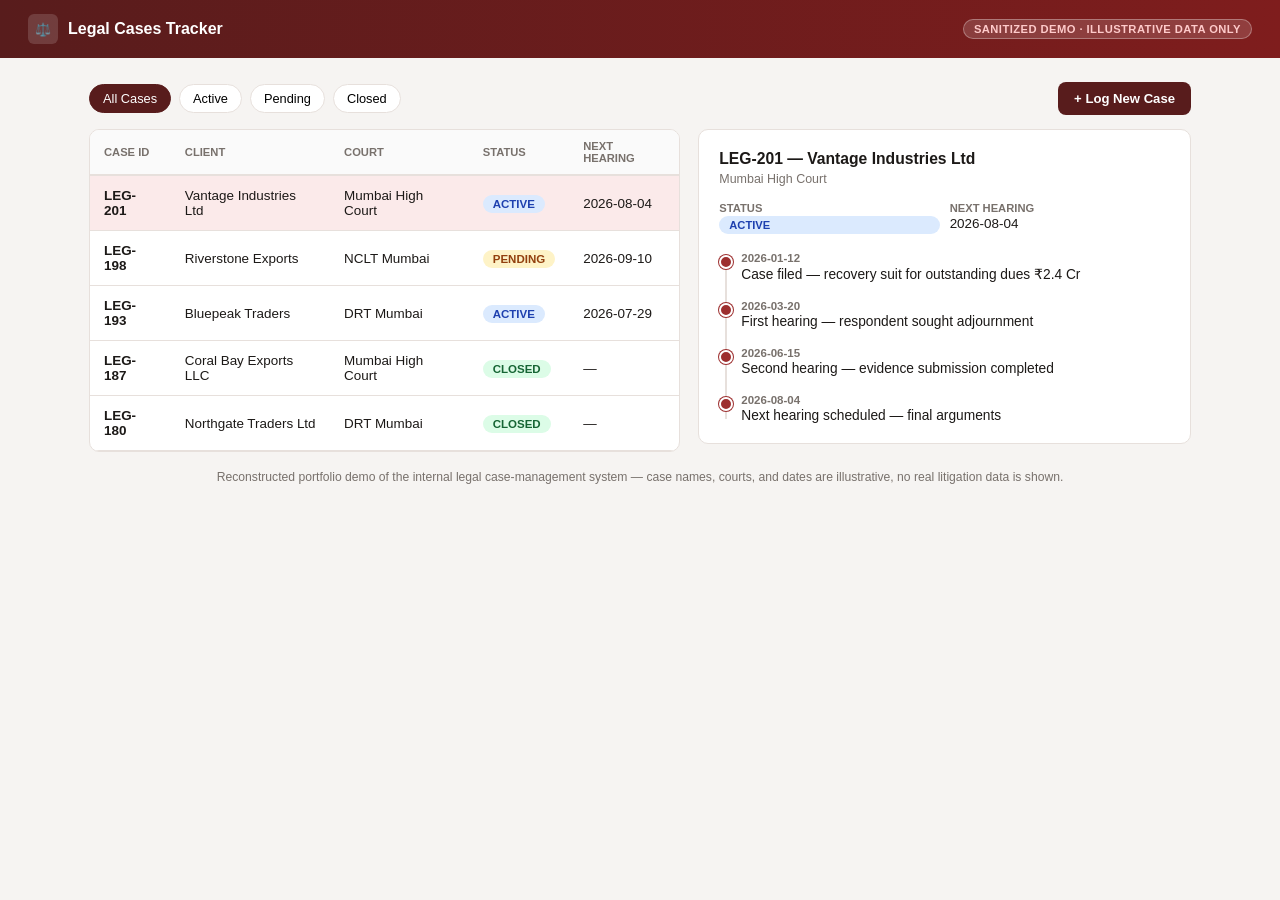
<file: demo-legal-tracker.html>
<!DOCTYPE html>
<html lang="en">
<head>
<meta charset="UTF-8">
<meta name="viewport" content="width=device-width, initial-scale=1.0">
<title>Legal Cases Tracker — Demo</title>
<style>
  :root {
    --maroon: #581c1c; --maroon-2: #7f1d1d; --accent: #9d2f2f; --gold: #b45309; --green: #16a34a; --blue: #1d4ed8;
    --bg: #f6f4f2; --panel: #ffffff; --border: #e7e0dc; --text: #1c1917; --text-dim: #78716c;
  }
  * { box-sizing: border-box; }
  body { margin: 0; font-family: 'Segoe UI', Arial, sans-serif; background: var(--bg); color: var(--text); }

  .topbar { background: linear-gradient(90deg, var(--maroon), var(--maroon-2)); color: #fff; padding: 14px 28px; display: flex; align-items: center; justify-content: space-between; flex-wrap: wrap; gap: 10px; }
  .topbar__brand { display: flex; align-items: center; gap: 10px; font-weight: 700; }
  .topbar__brand .logo { width: 30px; height: 30px; border-radius: 6px; background: rgba(255,255,255,0.15); display: flex; align-items: center; justify-content: center; font-size: 0.8rem; }
  .demo-badge { background: rgba(255,255,255,0.15); color: #fecaca; border: 1px solid rgba(255,255,255,0.3); padding: 3px 10px; border-radius: 999px; font-size: 0.7rem; font-weight: 700; letter-spacing: 0.04em; }

  .wrap { max-width: 1150px; margin: 0 auto; padding: 24px; }

  .toolbar { display: flex; justify-content: space-between; align-items: center; margin-bottom: 14px; flex-wrap: wrap; gap: 10px; }
  .filter-chips { display: flex; gap: 8px; flex-wrap: wrap; }
  .chip { padding: 6px 13px; border-radius: 999px; border: 1px solid var(--border); background: #fff; font-size: 0.8rem; cursor: pointer; }
  .chip.is-active { background: var(--maroon); color: #fff; border-color: var(--maroon); }
  .btn-new { background: var(--maroon); color: #fff; border: none; padding: 9px 16px; border-radius: 8px; font-size: 0.82rem; cursor: pointer; font-weight: 600; }

  .grid-2 { display: grid; grid-template-columns: 1.2fr 1fr; gap: 18px; align-items: start; }
  @media (max-width: 900px) { .grid-2 { grid-template-columns: 1fr; } }

  .panel-box { background: var(--panel); border: 1px solid var(--border); border-radius: 10px; overflow: hidden; }
  .panel-box-pad { background: var(--panel); border: 1px solid var(--border); border-radius: 10px; padding: 20px; }
  .panel-box-pad h3 { margin: 0 0 4px; font-size: 0.98rem; }
  .panel-box-pad .sub { font-size: 0.78rem; color: var(--text-dim); margin-bottom: 16px; }

  table.case-table { width: 100%; border-collapse: collapse; font-size: 0.84rem; }
  table.case-table th { text-align: left; color: var(--text-dim); font-weight: 600; padding: 10px 14px; border-bottom: 2px solid var(--border); font-size: 0.7rem; text-transform: uppercase; background: #fafafa; }
  table.case-table td { padding: 12px 14px; border-bottom: 1px solid var(--border); cursor: pointer; }
  table.case-table tr:hover td { background: #fdf6f6; }
  table.case-table tr.is-selected td { background: #fbeaea; }
  table.case-table tr.is-hidden { display: none; }

  .status-tag { padding: 3px 10px; border-radius: 999px; font-size: 0.72rem; font-weight: 700; }
  .status-tag.active { background: #dbeafe; color: #1e40af; }
  .status-tag.pending { background: #fef3c7; color: #92400e; }
  .status-tag.closed { background: #dcfce7; color: #166534; }

  .timeline { position: relative; padding-left: 22px; }
  .timeline::before { content: ''; position: absolute; left: 6px; top: 4px; bottom: 4px; width: 2px; background: var(--border); }
  .t-item { position: relative; padding-bottom: 18px; }
  .t-item:last-child { padding-bottom: 0; }
  .t-item::before { content: ''; position: absolute; left: -22px; top: 3px; width: 10px; height: 10px; border-radius: 50%; background: var(--accent); border: 2px solid var(--panel); box-shadow: 0 0 0 1px var(--accent); }
  .t-item .t-date { font-size: 0.72rem; color: var(--text-dim); font-weight: 700; }
  .t-item .t-desc { font-size: 0.86rem; margin-top: 2px; }

  .case-meta { display: grid; grid-template-columns: 1fr 1fr; gap: 10px; margin-bottom: 16px; font-size: 0.84rem; }
  .case-meta div span { display: block; font-size: 0.7rem; color: var(--text-dim); text-transform: uppercase; font-weight: 700; margin-bottom: 2px; }

  .footnote { text-align: center; color: var(--text-dim); font-size: 0.76rem; margin: 18px 0 6px; }
</style>
</head>
<body>

<div class="topbar">
  <div class="topbar__brand"><div class="logo">⚖️</div> Legal Cases Tracker</div>
  <span class="demo-badge">SANITIZED DEMO · ILLUSTRATIVE DATA ONLY</span>
</div>

<div class="wrap">

  <div class="toolbar">
    <div class="filter-chips" id="statusChips">
      <button class="chip is-active" data-status="all">All Cases</button>
      <button class="chip" data-status="active">Active</button>
      <button class="chip" data-status="pending">Pending</button>
      <button class="chip" data-status="closed">Closed</button>
    </div>
    <button class="btn-new" id="btnNewCase">+ Log New Case</button>
  </div>

  <div class="grid-2">
    <div class="panel-box">
      <table class="case-table">
        <thead><tr><th>Case ID</th><th>Client</th><th>Court</th><th>Status</th><th>Next Hearing</th></tr></thead>
        <tbody id="caseBody"></tbody>
      </table>
    </div>

    <div class="panel-box-pad" id="detailPanel"></div>
  </div>

  <p class="footnote">Reconstructed portfolio demo of the internal legal case-management system — case names, courts, and dates are illustrative, no real litigation data is shown.</p>
</div>

<script>
  const cases = [
    { id: 'LEG-201', client: 'Vantage Industries Ltd', court: 'Mumbai High Court', status: 'active', hearing: '2026-08-04',
      history: [
        { date: '2026-01-12', desc: 'Case filed — recovery suit for outstanding dues ₹2.4 Cr' },
        { date: '2026-03-20', desc: 'First hearing — respondent sought adjournment' },
        { date: '2026-06-15', desc: 'Second hearing — evidence submission completed' },
        { date: '2026-08-04', desc: 'Next hearing scheduled — final arguments' },
      ] },
    { id: 'LEG-198', client: 'Riverstone Exports', court: 'NCLT Mumbai', status: 'pending', hearing: '2026-09-10',
      history: [
        { date: '2026-02-02', desc: 'Insolvency application filed against defaulting client' },
        { date: '2026-05-18', desc: 'Admission hearing — application admitted' },
        { date: '2026-09-10', desc: 'Next hearing scheduled — resolution plan review' },
      ] },
    { id: 'LEG-193', client: 'Bluepeak Traders', court: 'DRT Mumbai', status: 'active', hearing: '2026-07-29',
      history: [
        { date: '2025-11-08', desc: 'Case filed — SARFAESI recovery proceedings initiated' },
        { date: '2026-02-14', desc: 'First hearing — notice served to respondent' },
        { date: '2026-07-29', desc: 'Next hearing scheduled — response review' },
      ] },
    { id: 'LEG-187', client: 'Coral Bay Exports LLC', court: 'Mumbai High Court', status: 'closed', hearing: '—',
      history: [
        { date: '2025-06-01', desc: 'Case filed — breach of factoring agreement' },
        { date: '2025-09-22', desc: 'Hearing — settlement discussions initiated' },
        { date: '2025-12-10', desc: 'Case closed — settled out of court, dues recovered' },
      ] },
    { id: 'LEG-180', client: 'Northgate Traders Ltd', court: 'DRT Mumbai', status: 'closed', hearing: '—',
      history: [
        { date: '2025-03-15', desc: 'Case filed — recovery of overdue factoring limit' },
        { date: '2025-07-30', desc: 'Hearing — order passed in favour of company' },
        { date: '2025-08-20', desc: 'Case closed — recovery certificate issued' },
      ] },
  ];

  let currentStatus = 'all';
  let selectedId = cases[0].id;

  function renderTable() {
    const body = document.getElementById('caseBody');
    body.innerHTML = cases
      .filter(c => currentStatus === 'all' || c.status === currentStatus)
      .map(c => `
        <tr data-id="${c.id}" class="${c.id === selectedId ? 'is-selected' : ''}">
          <td><strong>${c.id}</strong></td>
          <td>${c.client}</td>
          <td>${c.court}</td>
          <td><span class="status-tag ${c.status}">${c.status.toUpperCase()}</span></td>
          <td>${c.hearing}</td>
        </tr>`).join('');
  }

  function renderDetail() {
    const c = cases.find(c => c.id === selectedId);
    const panel = document.getElementById('detailPanel');
    if (!c) { panel.innerHTML = '<p style="color:var(--text-dim);font-size:0.85rem;">Select a case to view its history.</p>'; return; }
    panel.innerHTML = `
      <h3>${c.id} — ${c.client}</h3>
      <div class="sub">${c.court}</div>
      <div class="case-meta">
        <div><span>Status</span><span class="status-tag ${c.status}">${c.status.toUpperCase()}</span></div>
        <div><span>Next Hearing</span>${c.hearing}</div>
      </div>
      <div class="timeline">${c.history.map(h => `<div class="t-item"><div class="t-date">${h.date}</div><div class="t-desc">${h.desc}</div></div>`).join('')}</div>
    `;
  }

  document.getElementById('statusChips').addEventListener('click', (e) => {
    const btn = e.target.closest('.chip');
    if (!btn) return;
    document.querySelectorAll('#statusChips .chip').forEach(c => c.classList.remove('is-active'));
    btn.classList.add('is-active');
    currentStatus = btn.dataset.status;
    renderTable();
  });

  document.getElementById('caseBody').addEventListener('click', (e) => {
    const row = e.target.closest('tr');
    if (!row) return;
    selectedId = row.dataset.id;
    renderTable();
    renderDetail();
  });

  let newCounter = 202;
  document.getElementById('btnNewCase').addEventListener('click', () => {
    const id = `LEG-${newCounter++}`;
    const newCase = { id, client: 'New Client (demo entry)', court: 'Mumbai High Court', status: 'pending', hearing: '2026-10-01',
      history: [{ date: new Date().toISOString().slice(0,10), desc: 'Case logged via demo form' }] };
    cases.unshift(newCase);
    selectedId = id;
    renderTable();
    renderDetail();
  });

  renderTable();
  renderDetail();
</script>
</body>
</html>
</file>
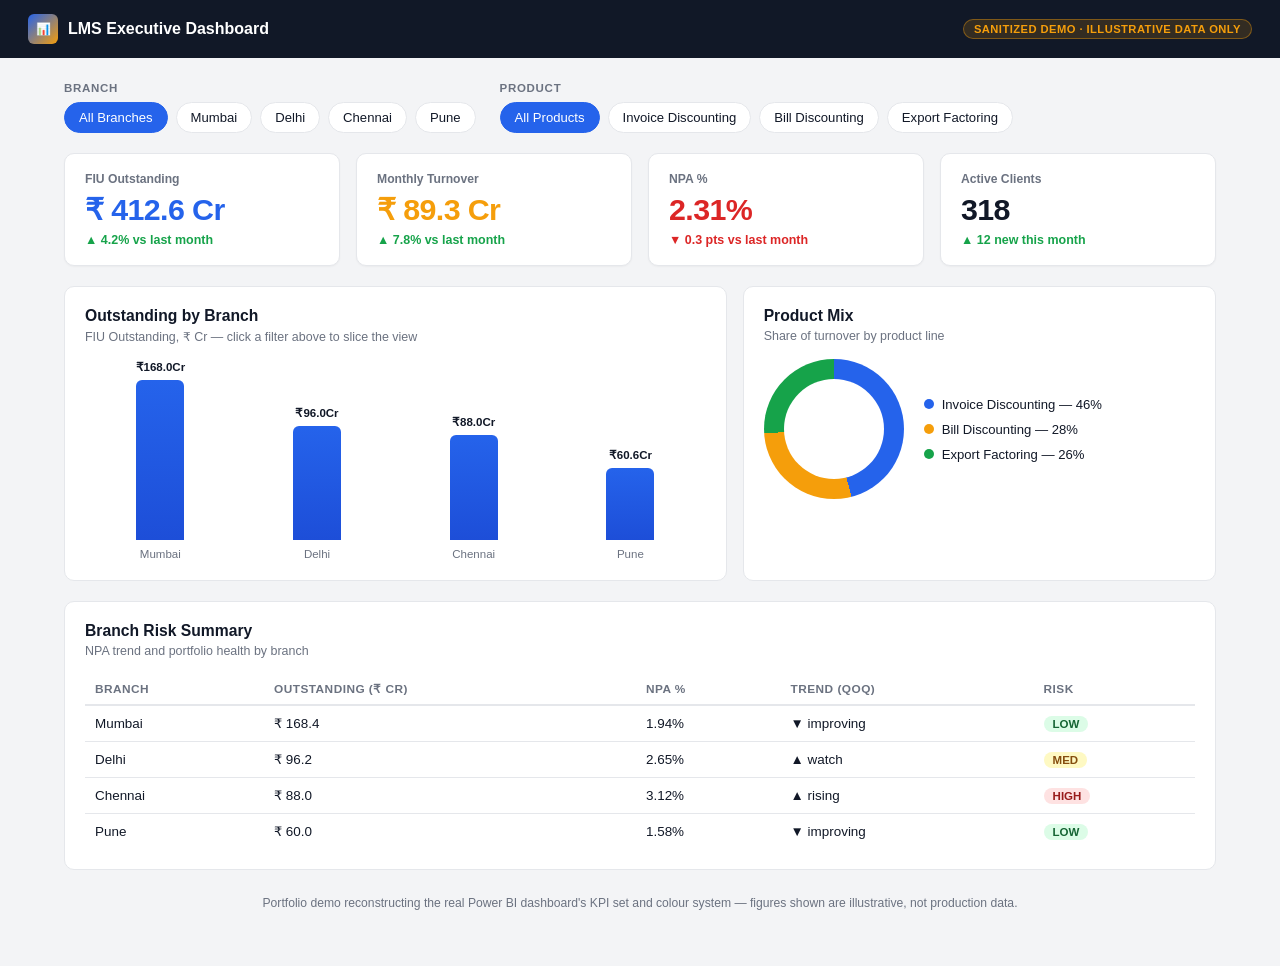
<file: demo-lms-dashboard.html>
<!DOCTYPE html>
<html lang="en">
<head>
<meta charset="UTF-8">
<meta name="viewport" content="width=device-width, initial-scale=1.0">
<title>LMS Executive Dashboard — Demo</title>
<style>
  :root {
    --blue: #2563eb; --blue-dark: #1d4ed8; --orange: #f59e0b; --red: #dc2626; --green: #16a34a;
    --bg: #f3f4f6; --panel: #ffffff; --border: #e5e7eb; --text: #111827; --text-dim: #6b7280;
  }
  * { box-sizing: border-box; }
  body { margin: 0; font-family: 'Segoe UI', Arial, sans-serif; background: var(--bg); color: var(--text); }

  .topbar {
    background: #111827; color: #fff; padding: 14px 28px; display: flex; align-items: center;
    justify-content: space-between; flex-wrap: wrap; gap: 10px;
  }
  .topbar__brand { display: flex; align-items: center; gap: 10px; font-weight: 700; }
  .topbar__brand .logo {
    width: 30px; height: 30px; border-radius: 6px; background: linear-gradient(135deg, var(--blue), var(--orange));
    display: flex; align-items: center; justify-content: center; font-size: 0.75rem;
  }
  .topbar__back { color: #cbd5e1; text-decoration: none; font-size: 0.85rem; }
  .topbar__back:hover { color: #fff; }
  .demo-badge {
    background: rgba(245,158,11,0.15); color: #f59e0b; border: 1px solid rgba(245,158,11,0.4);
    padding: 3px 10px; border-radius: 999px; font-size: 0.7rem; font-weight: 700; letter-spacing: 0.04em;
  }

  .wrap { max-width: 1200px; margin: 0 auto; padding: 24px; }

  .filters { display: flex; gap: 24px; flex-wrap: wrap; margin-bottom: 20px; }
  .filter-group { display: flex; flex-direction: column; gap: 8px; }
  .filter-group label { font-size: 0.72rem; text-transform: uppercase; letter-spacing: 0.06em; color: var(--text-dim); font-weight: 700; }
  .filter-chips { display: flex; gap: 8px; flex-wrap: wrap; }
  .chip {
    padding: 7px 14px; border-radius: 999px; border: 1px solid var(--border); background: #fff;
    font-size: 0.82rem; cursor: pointer; transition: all 0.15s ease; color: var(--text);
  }
  .chip:hover { border-color: var(--blue); }
  .chip.is-active { background: var(--blue); color: #fff; border-color: var(--blue); }

  .kpi-row { display: grid; grid-template-columns: repeat(auto-fit, minmax(220px, 1fr)); gap: 16px; margin-bottom: 20px; }
  .kpi-card {
    background: var(--panel); border: 1px solid var(--border); border-radius: 10px; padding: 18px 20px;
    box-shadow: 0 1px 2px rgba(0,0,0,0.04);
  }
  .kpi-card__label { font-size: 0.76rem; color: var(--text-dim); font-weight: 600; margin-bottom: 6px; }
  .kpi-card__value { font-size: 1.9rem; font-weight: 800; letter-spacing: -0.02em; transition: color 0.2s ease; }
  .kpi-card__delta { font-size: 0.78rem; margin-top: 6px; font-weight: 600; }
  .kpi-card__delta.up { color: var(--green); }
  .kpi-card__delta.down { color: var(--red); }
  .kpi-card--fiu .kpi-card__value { color: var(--blue); }
  .kpi-card--turnover .kpi-card__value { color: var(--orange); }
  .kpi-card--npa .kpi-card__value { color: var(--red); }
  .kpi-card--clients .kpi-card__value { color: #111827; }

  .grid-2 { display: grid; grid-template-columns: 1.4fr 1fr; gap: 16px; margin-bottom: 20px; }
  @media (max-width: 860px) { .grid-2 { grid-template-columns: 1fr; } }

  .panel-box { background: var(--panel); border: 1px solid var(--border); border-radius: 10px; padding: 20px; }
  .panel-box h3 { margin: 0 0 4px; font-size: 0.98rem; }
  .panel-box .sub { font-size: 0.78rem; color: var(--text-dim); margin-bottom: 16px; }

  .bars { display: flex; align-items: flex-end; gap: 18px; height: 200px; padding: 0 6px; }
  .bar-col { flex: 1; display: flex; flex-direction: column; align-items: center; justify-content: flex-end; height: 100%; }
  .bar { width: 100%; max-width: 48px; border-radius: 6px 6px 0 0; background: linear-gradient(180deg, var(--blue), var(--blue-dark)); transition: height 0.5s cubic-bezier(.4,0,.2,1); }
  .bar-col .bar-val { font-size: 0.72rem; font-weight: 700; margin-bottom: 6px; color: var(--text); }
  .bar-col .bar-label { font-size: 0.72rem; color: var(--text-dim); margin-top: 8px; text-align: center; }

  .donut-wrap { display: flex; align-items: center; gap: 20px; }
  .donut {
    width: 140px; height: 140px; border-radius: 50%; flex-shrink: 0;
    background: conic-gradient(var(--blue) 0 46%, var(--orange) 46% 74%, var(--green) 74% 100%);
    position: relative; transition: background 0.4s ease;
  }
  .donut::after {
    content: ''; position: absolute; inset: 20px; border-radius: 50%; background: var(--panel);
  }
  .legend { display: flex; flex-direction: column; gap: 10px; font-size: 0.82rem; }
  .legend-item { display: flex; align-items: center; gap: 8px; }
  .legend-dot { width: 10px; height: 10px; border-radius: 50%; flex-shrink: 0; }

  table.branch-table { width: 100%; border-collapse: collapse; font-size: 0.84rem; }
  table.branch-table th { text-align: left; color: var(--text-dim); font-weight: 600; padding: 8px 10px; border-bottom: 2px solid var(--border); font-size: 0.74rem; text-transform: uppercase; letter-spacing: 0.04em; }
  table.branch-table td { padding: 10px; border-bottom: 1px solid var(--border); }
  table.branch-table tr:last-child td { border-bottom: none; }
  .risk-tag { padding: 2px 9px; border-radius: 999px; font-size: 0.72rem; font-weight: 700; }
  .risk-tag.low { background: #dcfce7; color: #166534; }
  .risk-tag.med { background: #fef9c3; color: #854d0e; }
  .risk-tag.high { background: #fee2e2; color: #991b1b; }

  .footnote { text-align: center; color: var(--text-dim); font-size: 0.76rem; margin-top: 26px; padding-bottom: 20px; }
</style>
</head>
<body>

<div class="topbar">
  <div class="topbar__brand"><div class="logo">📊</div> LMS Executive Dashboard</div>
  <span class="demo-badge">SANITIZED DEMO · ILLUSTRATIVE DATA ONLY</span>
</div>

<div class="wrap">

  <div class="filters">
    <div class="filter-group">
      <label>Branch</label>
      <div class="filter-chips" id="branchChips">
        <button class="chip is-active" data-branch="all">All Branches</button>
        <button class="chip" data-branch="mumbai">Mumbai</button>
        <button class="chip" data-branch="delhi">Delhi</button>
        <button class="chip" data-branch="chennai">Chennai</button>
        <button class="chip" data-branch="pune">Pune</button>
      </div>
    </div>
    <div class="filter-group">
      <label>Product</label>
      <div class="filter-chips" id="productChips">
        <button class="chip is-active" data-product="all">All Products</button>
        <button class="chip" data-product="invoice">Invoice Discounting</button>
        <button class="chip" data-product="bill">Bill Discounting</button>
        <button class="chip" data-product="export">Export Factoring</button>
      </div>
    </div>
  </div>

  <div class="kpi-row">
    <div class="kpi-card kpi-card--fiu">
      <div class="kpi-card__label">FIU Outstanding</div>
      <div class="kpi-card__value" id="kpiFiu">₹ 412.6 Cr</div>
      <div class="kpi-card__delta up" id="kpiFiuDelta">▲ 4.2% vs last month</div>
    </div>
    <div class="kpi-card kpi-card--turnover">
      <div class="kpi-card__label">Monthly Turnover</div>
      <div class="kpi-card__value" id="kpiTurnover">₹ 89.3 Cr</div>
      <div class="kpi-card__delta up" id="kpiTurnoverDelta">▲ 7.8% vs last month</div>
    </div>
    <div class="kpi-card kpi-card--npa">
      <div class="kpi-card__label">NPA %</div>
      <div class="kpi-card__value" id="kpiNpa">2.31%</div>
      <div class="kpi-card__delta down" id="kpiNpaDelta">▼ 0.3 pts vs last month</div>
    </div>
    <div class="kpi-card kpi-card--clients">
      <div class="kpi-card__label">Active Clients</div>
      <div class="kpi-card__value" id="kpiClients">318</div>
      <div class="kpi-card__delta up" id="kpiClientsDelta">▲ 12 new this month</div>
    </div>
  </div>

  <div class="grid-2">
    <div class="panel-box">
      <h3>Outstanding by Branch</h3>
      <div class="sub">FIU Outstanding, ₹ Cr — click a filter above to slice the view</div>
      <div class="bars" id="branchBars"></div>
    </div>
    <div class="panel-box">
      <h3>Product Mix</h3>
      <div class="sub">Share of turnover by product line</div>
      <div class="donut-wrap">
        <div class="donut" id="donut"></div>
        <div class="legend" id="donutLegend"></div>
      </div>
    </div>
  </div>

  <div class="panel-box">
    <h3>Branch Risk Summary</h3>
    <div class="sub">NPA trend and portfolio health by branch</div>
    <table class="branch-table">
      <thead><tr><th>Branch</th><th>Outstanding (₹ Cr)</th><th>NPA %</th><th>Trend (QoQ)</th><th>Risk</th></tr></thead>
      <tbody id="branchTable"></tbody>
    </table>
  </div>

  <p class="footnote">Portfolio demo reconstructing the real Power BI dashboard's KPI set and colour system — figures shown are illustrative, not production data.</p>
</div>

<script>
  const state = { branch: 'all', product: 'all' };

  const branchData = {
    all:     { fiu: 412.6, turnover: 89.3, npa: 2.31, clients: 318, bars: [{l:'Mumbai',v:168},{l:'Delhi',v:96},{l:'Chennai',v:88},{l:'Pune',v:60.6}] },
    mumbai:  { fiu: 168.4, turnover: 38.1, npa: 1.94, clients: 142, bars: [{l:'Mumbai',v:168.4},{l:'Delhi',v:0},{l:'Chennai',v:0},{l:'Pune',v:0}] },
    delhi:   { fiu: 96.2,  turnover: 21.4, npa: 2.65, clients: 74,  bars: [{l:'Mumbai',v:0},{l:'Delhi',v:96.2},{l:'Chennai',v:0},{l:'Pune',v:0}] },
    chennai: { fiu: 88.0,  turnover: 18.9, npa: 3.12, clients: 61,  bars: [{l:'Mumbai',v:0},{l:'Delhi',v:0},{l:'Chennai',v:88.0},{l:'Pune',v:0}] },
    pune:    { fiu: 60.0,  turnover: 10.9, npa: 1.58, clients: 41,  bars: [{l:'Mumbai',v:0},{l:'Delhi',v:0},{l:'Chennai',v:0},{l:'Pune',v:60.0}] },
  };

  const productMix = {
    all:     [46, 28, 26],
    invoice: [78, 12, 10],
    bill:    [15, 71, 14],
    export:  [10, 9, 81],
  };

  const branchRisk = [
    { name: 'Mumbai',  out: 168.4, npa: 1.94, trend: '▼ improving', risk: 'low' },
    { name: 'Delhi',   out: 96.2,  npa: 2.65, trend: '▲ watch',     risk: 'med' },
    { name: 'Chennai', out: 88.0,  npa: 3.12, trend: '▲ rising',    risk: 'high' },
    { name: 'Pune',    out: 60.0,  npa: 1.58, trend: '▼ improving', risk: 'low' },
  ];

  function render() {
    const d = branchData[state.branch];
    document.getElementById('kpiFiu').textContent = `₹ ${d.fiu.toFixed(1)} Cr`;
    document.getElementById('kpiTurnover').textContent = `₹ ${d.turnover.toFixed(1)} Cr`;
    document.getElementById('kpiNpa').textContent = `${d.npa.toFixed(2)}%`;
    document.getElementById('kpiClients').textContent = d.clients;

    const maxBar = Math.max(...d.bars.map(b => b.v), 1);
    const barsEl = document.getElementById('branchBars');
    barsEl.innerHTML = d.bars.map(b => `
      <div class="bar-col">
        <span class="bar-val">${b.v ? '₹' + b.v.toFixed(1) + 'Cr' : '—'}</span>
        <div class="bar" style="height:${b.v ? Math.max((b.v / maxBar) * 100, 4) : 2}%"></div>
        <span class="bar-label">${b.l}</span>
      </div>`).join('');

    const mix = productMix[state.product === 'all' ? state.branch : state.product] || productMix.all;
    const [invoice, bill, exp] = mix;
    document.getElementById('donut').style.background =
      `conic-gradient(var(--blue) 0 ${invoice}%, var(--orange) ${invoice}% ${invoice + bill}%, var(--green) ${invoice + bill}% 100%)`;
    document.getElementById('donutLegend').innerHTML = `
      <div class="legend-item"><span class="legend-dot" style="background:var(--blue)"></span>Invoice Discounting — ${invoice}%</div>
      <div class="legend-item"><span class="legend-dot" style="background:var(--orange)"></span>Bill Discounting — ${bill}%</div>
      <div class="legend-item"><span class="legend-dot" style="background:var(--green)"></span>Export Factoring — ${exp}%</div>
    `;

    document.getElementById('branchTable').innerHTML = branchRisk.map(b => `
      <tr>
        <td>${b.name}</td>
        <td>₹ ${b.out.toFixed(1)}</td>
        <td>${b.npa.toFixed(2)}%</td>
        <td>${b.trend}</td>
        <td><span class="risk-tag ${b.risk}">${b.risk.toUpperCase()}</span></td>
      </tr>`).join('');
  }

  document.getElementById('branchChips').addEventListener('click', (e) => {
    const btn = e.target.closest('.chip');
    if (!btn) return;
    document.querySelectorAll('#branchChips .chip').forEach(c => c.classList.remove('is-active'));
    btn.classList.add('is-active');
    state.branch = btn.dataset.branch;
    render();
  });
  document.getElementById('productChips').addEventListener('click', (e) => {
    const btn = e.target.closest('.chip');
    if (!btn) return;
    document.querySelectorAll('#productChips .chip').forEach(c => c.classList.remove('is-active'));
    btn.classList.add('is-active');
    state.product = btn.dataset.product;
    render();
  });

  render();
</script>
</body>
</html>
</file>
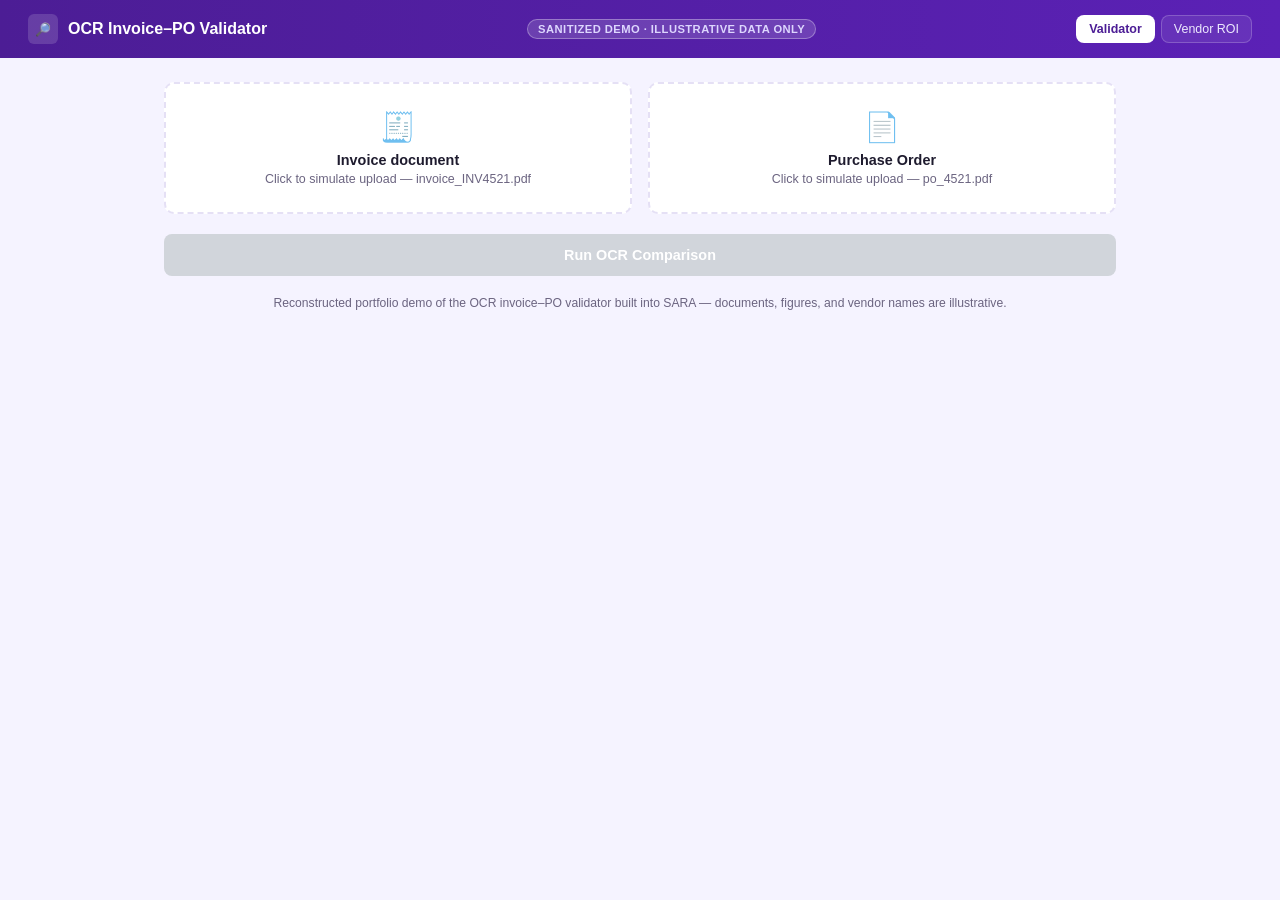
<file: demo-ocr-validator.html>
<!DOCTYPE html>
<html lang="en">
<head>
<meta charset="UTF-8">
<meta name="viewport" content="width=device-width, initial-scale=1.0">
<title>OCR Invoice–PO Validator — Demo</title>
<style>
  :root {
    --violet: #4c1d95; --violet-2: #5b21b6; --accent: #7c3aed; --cyan: #0891b2; --green: #16a34a; --red: #dc2626;
    --bg: #f5f3ff; --panel: #ffffff; --border: #e5e0f5; --text: #1e1b2e; --text-dim: #6b6480;
  }
  * { box-sizing: border-box; }
  body { margin: 0; font-family: 'Segoe UI', Arial, sans-serif; background: var(--bg); color: var(--text); }

  .topbar { background: linear-gradient(90deg, var(--violet), var(--violet-2)); color: #fff; padding: 14px 28px; display: flex; align-items: center; justify-content: space-between; flex-wrap: wrap; gap: 10px; }
  .topbar__brand { display: flex; align-items: center; gap: 10px; font-weight: 700; }
  .topbar__brand .logo { width: 30px; height: 30px; border-radius: 6px; background: rgba(255,255,255,0.15); display: flex; align-items: center; justify-content: center; font-size: 0.8rem; }
  .demo-badge { background: rgba(255,255,255,0.15); color: #ddd6fe; border: 1px solid rgba(255,255,255,0.3); padding: 3px 10px; border-radius: 999px; font-size: 0.7rem; font-weight: 700; letter-spacing: 0.04em; }
  .tab-switch { display: flex; gap: 6px; }
  .tab-switch button { background: rgba(255,255,255,0.08); border: 1px solid rgba(255,255,255,0.2); color: #ede9fe; padding: 6px 12px; border-radius: 8px; font-size: 0.78rem; cursor: pointer; }
  .tab-switch button.is-active { background: #fff; color: var(--violet); font-weight: 700; }

  .wrap { max-width: 1000px; margin: 0 auto; padding: 24px; }
  .view { display: none; }
  .view.is-active { display: block; }

  .upload-row { display: grid; grid-template-columns: 1fr 1fr; gap: 16px; margin-bottom: 20px; }
  @media (max-width: 700px) { .upload-row { grid-template-columns: 1fr; } }
  .upload-card { background: var(--panel); border: 2px dashed var(--border); border-radius: 10px; padding: 26px; text-align: center; cursor: pointer; transition: border-color 0.15s ease; }
  .upload-card:hover { border-color: var(--accent); }
  .upload-card.is-uploaded { border-style: solid; border-color: var(--green); background: #f0fdf4; }
  .upload-card .icon { font-size: 1.8rem; margin-bottom: 8px; }
  .upload-card .title { font-weight: 700; font-size: 0.9rem; }
  .upload-card .sub { font-size: 0.78rem; color: var(--text-dim); margin-top: 4px; }

  .btn-run { display: block; width: 100%; background: var(--accent); color: #fff; border: none; padding: 13px; border-radius: 8px; font-weight: 700; font-size: 0.9rem; cursor: pointer; margin-bottom: 20px; }
  .btn-run:disabled { background: #d1d5db; cursor: not-allowed; }

  .progress-wrap { background: var(--panel); border: 1px solid var(--border); border-radius: 10px; padding: 20px; margin-bottom: 20px; display: none; }
  .progress-wrap.is-visible { display: block; }
  .progress-wrap .label { font-size: 0.84rem; margin-bottom: 10px; color: var(--text-dim); }
  .progress-track { height: 8px; border-radius: 999px; background: #ede9fe; overflow: hidden; }
  .progress-fill { height: 100%; width: 0%; background: linear-gradient(90deg, var(--accent), var(--cyan)); transition: width 0.3s ease; }

  .result-box { background: var(--panel); border: 1px solid var(--border); border-radius: 10px; padding: 20px; margin-bottom: 20px; display: none; }
  .result-box.is-visible { display: block; }
  .result-head { display: flex; justify-content: space-between; align-items: center; margin-bottom: 16px; flex-wrap: wrap; gap: 10px; }
  .result-head h3 { margin: 0; font-size: 0.98rem; }
  .score-pill { padding: 6px 14px; border-radius: 999px; font-weight: 800; font-size: 0.9rem; }
  .score-pill.high { background: #dcfce7; color: #166534; }
  .score-pill.low { background: #fee2e2; color: #991b1b; }

  table.match-table { width: 100%; border-collapse: collapse; font-size: 0.84rem; }
  table.match-table th { text-align: left; color: var(--text-dim); font-weight: 600; padding: 8px 10px; border-bottom: 2px solid var(--border); font-size: 0.72rem; text-transform: uppercase; }
  table.match-table td { padding: 10px; border-bottom: 1px solid var(--border); }
  .match-icon.ok { color: var(--green); font-weight: 800; }
  .match-icon.bad { color: var(--red); font-weight: 800; }
  .mismatch-cell { color: var(--red); font-weight: 600; }

  .roi-grid { display: grid; grid-template-columns: 1fr 1fr; gap: 16px; }
  @media (max-width: 700px) { .roi-grid { grid-template-columns: 1fr; } }
  .roi-card { background: var(--panel); border: 1px solid var(--border); border-radius: 10px; padding: 20px; }
  .roi-card h3 { margin: 0 0 14px; font-size: 0.95rem; }
  .roi-card .provider-tag { display: inline-block; font-size: 0.72rem; font-weight: 700; padding: 3px 10px; border-radius: 999px; margin-bottom: 12px; }
  .roi-card.a .provider-tag { background: #ede9fe; color: #5b21b6; }
  .roi-card.b .provider-tag { background: #cffafe; color: #155e75; }
  .roi-metric { display: flex; justify-content: space-between; padding: 8px 0; border-bottom: 1px solid var(--border); font-size: 0.86rem; }
  .roi-metric:last-child { border-bottom: none; }
  .roi-metric .val { font-weight: 700; }
  .roi-verdict { margin-top: 14px; padding: 10px 12px; background: #f0fdf4; border-radius: 8px; font-size: 0.82rem; color: #166534; font-weight: 600; }

  .footnote { text-align: center; color: var(--text-dim); font-size: 0.76rem; margin: 6px 0 20px; }
</style>
</head>
<body>

<div class="topbar">
  <div class="topbar__brand"><div class="logo">🔎</div> OCR Invoice–PO Validator</div>
  <span class="demo-badge">SANITIZED DEMO · ILLUSTRATIVE DATA ONLY</span>
  <div class="tab-switch" id="tabSwitch">
    <button class="is-active" data-view="validator">Validator</button>
    <button data-view="roi">Vendor ROI</button>
  </div>
</div>

<div class="wrap">

  <div class="view is-active" id="viewValidator">
    <div class="upload-row">
      <div class="upload-card" id="uploadInvoice">
        <div class="icon">🧾</div>
        <div class="title">Invoice document</div>
        <div class="sub">Click to simulate upload — invoice_INV4521.pdf</div>
      </div>
      <div class="upload-card" id="uploadPO">
        <div class="icon">📄</div>
        <div class="title">Purchase Order</div>
        <div class="sub">Click to simulate upload — po_4521.pdf</div>
      </div>
    </div>

    <button class="btn-run" id="btnRun" disabled>Run OCR Comparison</button>

    <div class="progress-wrap" id="progressWrap">
      <div class="label" id="progressLabel">Extracting fields via OCR…</div>
      <div class="progress-track"><div class="progress-fill" id="progressFill"></div></div>
    </div>

    <div class="result-box" id="resultBox">
      <div class="result-head">
        <h3>Field Comparison</h3>
        <span class="score-pill high" id="scorePill">92% Match</span>
      </div>
      <table class="match-table">
        <thead><tr><th>Field</th><th>Invoice</th><th>Purchase Order</th><th>Match</th></tr></thead>
        <tbody id="matchBody"></tbody>
      </table>
    </div>
  </div>

  <div class="view" id="viewRoi">
    <div class="roi-grid">
      <div class="roi-card a">
        <span class="provider-tag">PROVIDER A</span>
        <h3>Legacy OCR Engine</h3>
        <div class="roi-metric"><span>Accuracy</span><span class="val">91.2%</span></div>
        <div class="roi-metric"><span>Cost / page</span><span class="val">₹1.80</span></div>
        <div class="roi-metric"><span>Avg. processing time</span><span class="val">4.1s</span></div>
        <div class="roi-metric"><span>Manual review rate</span><span class="val">8.8%</span></div>
      </div>
      <div class="roi-card b">
        <span class="provider-tag">PROVIDER B</span>
        <h3>Cloud OCR Engine</h3>
        <div class="roi-metric"><span>Accuracy</span><span class="val">97.6%</span></div>
        <div class="roi-metric"><span>Cost / page</span><span class="val">₹1.15</span></div>
        <div class="roi-metric"><span>Avg. processing time</span><span class="val">1.8s</span></div>
        <div class="roi-metric"><span>Manual review rate</span><span class="val">2.4%</span></div>
      </div>
    </div>
    <div class="roi-verdict">✓ Recommendation delivered to leadership: Provider B — 36% lower cost/page, 2.3x faster, 6.4pt higher accuracy.</div>
  </div>

  <p class="footnote">Reconstructed portfolio demo of the OCR invoice–PO validator built into SARA — documents, figures, and vendor names are illustrative.</p>
</div>

<script>
  document.getElementById('tabSwitch').addEventListener('click', (e) => {
    const btn = e.target.closest('button');
    if (!btn) return;
    document.querySelectorAll('#tabSwitch button').forEach(b => b.classList.remove('is-active'));
    btn.classList.add('is-active');
    document.querySelectorAll('.view').forEach(v => v.classList.remove('is-active'));
    document.getElementById(btn.dataset.view === 'roi' ? 'viewRoi' : 'viewValidator').classList.add('is-active');
  });

  let invoiceUp = false, poUp = false;
  function checkReady() {
    document.getElementById('btnRun').disabled = !(invoiceUp && poUp);
  }
  document.getElementById('uploadInvoice').addEventListener('click', function () {
    invoiceUp = true;
    this.classList.add('is-uploaded');
    this.querySelector('.sub').textContent = '✓ invoice_INV4521.pdf uploaded';
    checkReady();
  });
  document.getElementById('uploadPO').addEventListener('click', function () {
    poUp = true;
    this.classList.add('is-uploaded');
    this.querySelector('.sub').textContent = '✓ po_4521.pdf uploaded';
    checkReady();
  });

  const fields = [
    { name: 'Vendor Name', invoice: 'Coral Bay Exports LLC', po: 'Coral Bay Exports LLC', match: true },
    { name: 'PO Number', invoice: 'PO-4521', po: 'PO-4521', match: true },
    { name: 'Invoice Amount', invoice: '₹ 8,42,000', po: '₹ 8,42,000', match: true },
    { name: 'Invoice Date', invoice: '2026-07-02', po: '2026-06-28', match: false },
    { name: 'Quantity', invoice: '120 units', po: '120 units', match: true },
    { name: 'GST Number', invoice: '27AACCC1234F1Z5', po: '27AACCC1234F1Z5', match: true },
  ];

  document.getElementById('btnRun').addEventListener('click', function () {
    this.disabled = true;
    const wrap = document.getElementById('progressWrap');
    const fill = document.getElementById('progressFill');
    const label = document.getElementById('progressLabel');
    document.getElementById('resultBox').classList.remove('is-visible');
    wrap.classList.add('is-visible');
    fill.style.width = '0%';

    const steps = ['Extracting fields via OCR…', 'Matching invoice fields to PO…', 'Computing match score…'];
    let step = 0;
    label.textContent = steps[0];
    const timer = setInterval(() => {
      step++;
      const pct = Math.min(step * 34, 100);
      fill.style.width = pct + '%';
      if (step < steps.length) label.textContent = steps[step];
      if (pct >= 100) {
        clearInterval(timer);
        setTimeout(() => {
          wrap.classList.remove('is-visible');
          renderResult();
        }, 300);
      }
    }, 550);
  });

  function renderResult() {
    const matches = fields.filter(f => f.match).length;
    const score = Math.round((matches / fields.length) * 100);
    const pill = document.getElementById('scorePill');
    pill.textContent = `${score}% Match`;
    pill.className = `score-pill ${score >= 90 ? 'high' : 'low'}`;
    document.getElementById('matchBody').innerHTML = fields.map(f => `
      <tr>
        <td>${f.name}</td>
        <td>${f.invoice}</td>
        <td class="${f.match ? '' : 'mismatch-cell'}">${f.po}</td>
        <td class="match-icon ${f.match ? 'ok' : 'bad'}">${f.match ? '✓' : '✕'}</td>
      </tr>`).join('');
    document.getElementById('resultBox').classList.add('is-visible');
  }
</script>
</body>
</html>
</file>
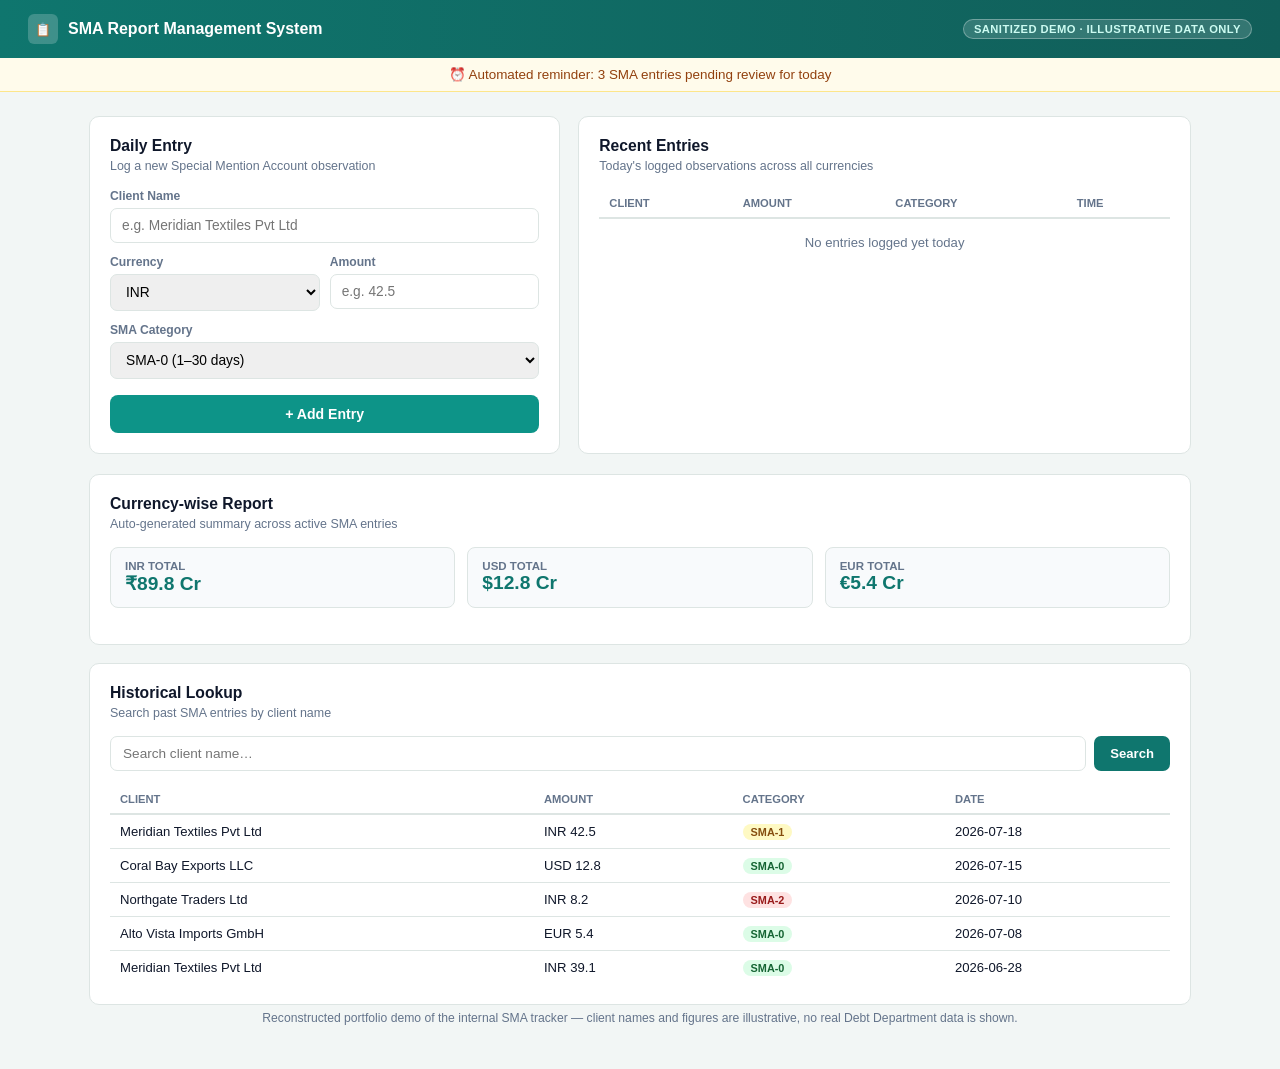
<file: demo-sma-tracker.html>
<!DOCTYPE html>
<html lang="en">
<head>
<meta charset="UTF-8">
<meta name="viewport" content="width=device-width, initial-scale=1.0">
<title>SMA Report Management System — Demo</title>
<style>
  :root {
    --teal: #0f766e; --teal-2: #115e59; --accent: #0d9488; --amber: #d97706; --red: #dc2626; --green: #16a34a;
    --bg: #f2f6f5; --panel: #ffffff; --border: #dde5e3; --text: #0f172a; --text-dim: #64748b;
  }
  * { box-sizing: border-box; }
  body { margin: 0; font-family: 'Segoe UI', Arial, sans-serif; background: var(--bg); color: var(--text); }

  .topbar { background: linear-gradient(90deg, var(--teal), var(--teal-2)); color: #fff; padding: 14px 28px; display: flex; align-items: center; justify-content: space-between; flex-wrap: wrap; gap: 10px; }
  .topbar__brand { display: flex; align-items: center; gap: 10px; font-weight: 700; }
  .topbar__brand .logo { width: 30px; height: 30px; border-radius: 6px; background: rgba(255,255,255,0.2); display: flex; align-items: center; justify-content: center; font-size: 0.8rem; }
  .demo-badge { background: rgba(255,255,255,0.15); color: #ccfbf1; border: 1px solid rgba(255,255,255,0.3); padding: 3px 10px; border-radius: 999px; font-size: 0.7rem; font-weight: 700; letter-spacing: 0.04em; }

  .reminder { background: #fffbeb; border-bottom: 1px solid #fde68a; color: #92400e; font-size: 0.84rem; padding: 9px 28px; text-align: center; }

  .wrap { max-width: 1150px; margin: 0 auto; padding: 24px; }
  .grid-2 { display: grid; grid-template-columns: 1fr 1.3fr; gap: 18px; margin-bottom: 20px; }
  @media (max-width: 900px) { .grid-2 { grid-template-columns: 1fr; } }

  .panel-box { background: var(--panel); border: 1px solid var(--border); border-radius: 10px; padding: 20px; }
  .panel-box h3 { margin: 0 0 4px; font-size: 0.98rem; }
  .panel-box .sub { font-size: 0.78rem; color: var(--text-dim); margin-bottom: 16px; }

  .form-row { margin-bottom: 12px; }
  .form-row label { display: block; font-size: 0.76rem; font-weight: 600; color: var(--text-dim); margin-bottom: 5px; }
  .form-row input, .form-row select {
    width: 100%; padding: 9px 11px; border-radius: 7px; border: 1px solid var(--border); font-size: 0.86rem; outline: none;
  }
  .form-row input:focus, .form-row select:focus { border-color: var(--accent); }
  .form-2col { display: grid; grid-template-columns: 1fr 1fr; gap: 10px; }
  .btn-submit { width: 100%; background: var(--accent); color: #fff; border: none; padding: 11px; border-radius: 8px; font-weight: 700; font-size: 0.88rem; cursor: pointer; margin-top: 4px; }
  .btn-submit:hover { background: var(--teal); }

  table.entry-table { width: 100%; border-collapse: collapse; font-size: 0.82rem; }
  table.entry-table th { text-align: left; color: var(--text-dim); font-weight: 600; padding: 8px 10px; border-bottom: 2px solid var(--border); font-size: 0.7rem; text-transform: uppercase; }
  table.entry-table td { padding: 9px 10px; border-bottom: 1px solid var(--border); }
  table.entry-table tr:last-child td { border-bottom: none; }
  .cat-tag { padding: 2px 8px; border-radius: 999px; font-size: 0.68rem; font-weight: 700; }
  .cat-tag.sma0 { background: #dcfce7; color: #166534; }
  .cat-tag.sma1 { background: #fef9c3; color: #854d0e; }
  .cat-tag.sma2 { background: #fee2e2; color: #991b1b; }

  .report-row { display: flex; gap: 12px; margin-bottom: 16px; flex-wrap: wrap; }
  .currency-card { flex: 1; min-width: 140px; background: #f8fafc; border: 1px solid var(--border); border-radius: 8px; padding: 12px 14px; }
  .currency-card .cur { font-size: 0.72rem; color: var(--text-dim); font-weight: 700; }
  .currency-card .amt { font-size: 1.2rem; font-weight: 800; color: var(--teal); }

  .search-box { display: flex; gap: 8px; margin-bottom: 14px; }
  .search-box input { flex: 1; padding: 9px 12px; border-radius: 7px; border: 1px solid var(--border); font-size: 0.85rem; }
  .search-box button { background: var(--teal); color: #fff; border: none; padding: 9px 16px; border-radius: 7px; font-size: 0.82rem; cursor: pointer; font-weight: 600; }

  .footnote { text-align: center; color: var(--text-dim); font-size: 0.76rem; margin: 6px 0 20px; }
</style>
</head>
<body>

<div class="topbar">
  <div class="topbar__brand"><div class="logo">📋</div> SMA Report Management System</div>
  <span class="demo-badge">SANITIZED DEMO · ILLUSTRATIVE DATA ONLY</span>
</div>

<div class="reminder" id="reminderBar">⏰ Automated reminder: 3 SMA entries pending review for today</div>

<div class="wrap">

  <div class="grid-2">
    <div class="panel-box">
      <h3>Daily Entry</h3>
      <div class="sub">Log a new Special Mention Account observation</div>
      <div class="form-row"><label>Client Name</label><input type="text" id="fClient" placeholder="e.g. Meridian Textiles Pvt Ltd"></div>
      <div class="form-2col">
        <div class="form-row"><label>Currency</label>
          <select id="fCurrency"><option>INR</option><option>USD</option><option>EUR</option></select>
        </div>
        <div class="form-row"><label>Amount</label><input type="number" id="fAmount" placeholder="e.g. 42.5"></div>
      </div>
      <div class="form-row"><label>SMA Category</label>
        <select id="fCategory"><option value="sma0">SMA-0 (1–30 days)</option><option value="sma1">SMA-1 (31–60 days)</option><option value="sma2">SMA-2 (61–90 days)</option></select>
      </div>
      <button class="btn-submit" id="btnAddEntry">+ Add Entry</button>
    </div>

    <div class="panel-box">
      <h3>Recent Entries</h3>
      <div class="sub">Today's logged observations across all currencies</div>
      <table class="entry-table">
        <thead><tr><th>Client</th><th>Amount</th><th>Category</th><th>Time</th></tr></thead>
        <tbody id="entryBody"></tbody>
      </table>
    </div>
  </div>

  <div class="panel-box" style="margin-bottom:18px;">
    <h3>Currency-wise Report</h3>
    <div class="sub">Auto-generated summary across active SMA entries</div>
    <div class="report-row" id="currencyReport"></div>
  </div>

  <div class="panel-box">
    <h3>Historical Lookup</h3>
    <div class="sub">Search past SMA entries by client name</div>
    <div class="search-box">
      <input type="text" id="histSearch" placeholder="Search client name…">
      <button id="histBtn">Search</button>
    </div>
    <table class="entry-table">
      <thead><tr><th>Client</th><th>Amount</th><th>Category</th><th>Date</th></tr></thead>
      <tbody id="histBody"></tbody>
    </table>
  </div>

  <p class="footnote">Reconstructed portfolio demo of the internal SMA tracker — client names and figures are illustrative, no real Debt Department data is shown.</p>
</div>

<script>
  const catLabel = { sma0: 'SMA-0', sma1: 'SMA-1', sma2: 'SMA-2' };
  const entries = [];

  const history = [
    { client: 'Meridian Textiles Pvt Ltd', amount: 42.5, currency: 'INR', category: 'sma1', date: '2026-07-18' },
    { client: 'Coral Bay Exports LLC', amount: 12.8, currency: 'USD', category: 'sma0', date: '2026-07-15' },
    { client: 'Northgate Traders Ltd', amount: 8.2, currency: 'INR', category: 'sma2', date: '2026-07-10' },
    { client: 'Alto Vista Imports GmbH', amount: 5.4, currency: 'EUR', category: 'sma0', date: '2026-07-08' },
    { client: 'Meridian Textiles Pvt Ltd', amount: 39.1, currency: 'INR', category: 'sma0', date: '2026-06-28' },
  ];

  function renderEntries() {
    const body = document.getElementById('entryBody');
    body.innerHTML = entries.length
      ? entries.map(e => `<tr><td>${e.client}</td><td>${e.currency} ${e.amount.toFixed(1)}</td><td><span class="cat-tag ${e.category}">${catLabel[e.category]}</span></td><td>${e.time}</td></tr>`).join('')
      : `<tr><td colspan="4" style="color:var(--text-dim); text-align:center; padding:16px 10px;">No entries logged yet today</td></tr>`;
  }

  function renderReport() {
    const totals = { INR: 0, USD: 0, EUR: 0 };
    entries.forEach(e => totals[e.currency] += e.amount);
    history.forEach(e => totals[e.currency] += e.amount);
    const el = document.getElementById('currencyReport');
    el.innerHTML = Object.entries(totals).map(([cur, amt]) => `
      <div class="currency-card"><div class="cur">${cur} TOTAL</div><div class="amt">${cur === 'INR' ? '₹' : cur === 'USD' ? '$' : '€'}${amt.toFixed(1)} Cr</div></div>
    `).join('');
  }

  document.getElementById('btnAddEntry').addEventListener('click', () => {
    const client = document.getElementById('fClient').value.trim() || 'Unnamed Client';
    const currency = document.getElementById('fCurrency').value;
    const amount = parseFloat(document.getElementById('fAmount').value) || 0;
    const category = document.getElementById('fCategory').value;
    entries.unshift({ client, currency, amount, category, time: new Date().toLocaleTimeString([], { hour: '2-digit', minute: '2-digit' }) });
    document.getElementById('fClient').value = '';
    document.getElementById('fAmount').value = '';
    renderEntries();
    renderReport();
  });

  document.getElementById('histBtn').addEventListener('click', runSearch);
  document.getElementById('histSearch').addEventListener('keydown', (e) => { if (e.key === 'Enter') runSearch(); });
  function runSearch() {
    const q = document.getElementById('histSearch').value.trim().toLowerCase();
    const results = q ? history.filter(h => h.client.toLowerCase().includes(q)) : history;
    document.getElementById('histBody').innerHTML = results.length
      ? results.map(h => `<tr><td>${h.client}</td><td>${h.currency} ${h.amount.toFixed(1)}</td><td><span class="cat-tag ${h.category}">${catLabel[h.category]}</span></td><td>${h.date}</td></tr>`).join('')
      : `<tr><td colspan="4" style="color:var(--text-dim); text-align:center; padding:16px 10px;">No matching records</td></tr>`;
  }

  document.getElementById('histBody').innerHTML = history.map(h => `<tr><td>${h.client}</td><td>${h.currency} ${h.amount.toFixed(1)}</td><td><span class="cat-tag ${h.category}">${catLabel[h.category]}</span></td><td>${h.date}</td></tr>`).join('');

  renderEntries();
  renderReport();
</script>
</body>
</html>
</file>
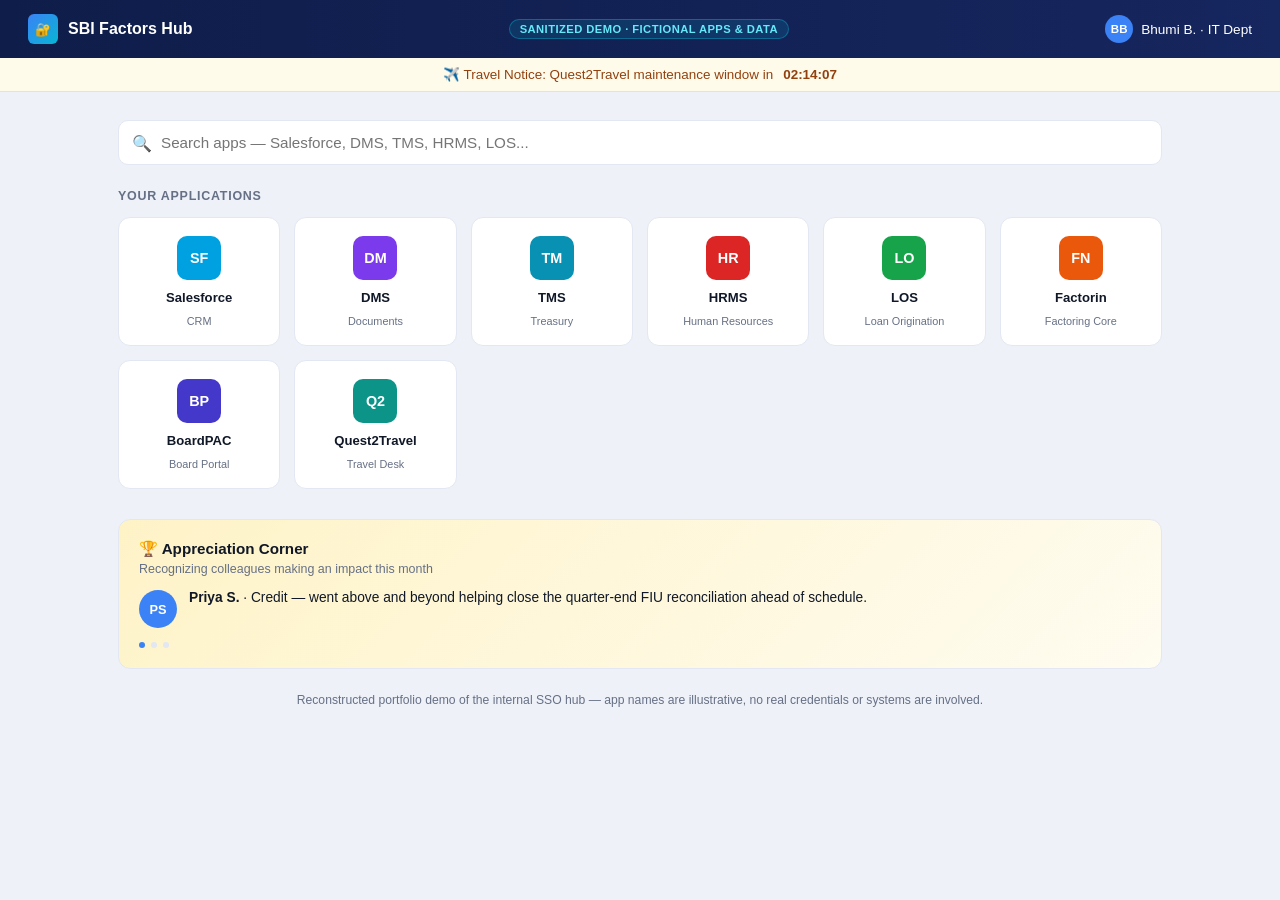
<file: demo-sso-hub.html>
<!DOCTYPE html>
<html lang="en">
<head>
<meta charset="UTF-8">
<meta name="viewport" content="width=device-width, initial-scale=1.0">
<title>SBI Factors Hub — SSO Portal Demo</title>
<style>
  :root {
    --navy: #0f1d4a; --navy-2: #16265e; --accent: #3b82f6; --accent-2: #06b6d4;
    --bg: #eef1f8; --panel: #ffffff; --border: #e2e7f3; --text: #101828; --text-dim: #667085;
  }
  * { box-sizing: border-box; }
  body { margin: 0; font-family: 'Segoe UI', Arial, sans-serif; background: var(--bg); color: var(--text); }

  .topbar {
    background: linear-gradient(90deg, var(--navy), var(--navy-2)); color: #fff; padding: 14px 28px;
    display: flex; align-items: center; justify-content: space-between; flex-wrap: wrap; gap: 10px;
  }
  .topbar__brand { display: flex; align-items: center; gap: 10px; font-weight: 700; }
  .topbar__brand .logo {
    width: 30px; height: 30px; border-radius: 6px; background: linear-gradient(135deg, var(--accent), var(--accent-2));
    display: flex; align-items: center; justify-content: center; font-size: 0.8rem;
  }
  .demo-badge {
    background: rgba(6,182,212,0.15); color: #67e8f9; border: 1px solid rgba(6,182,212,0.4);
    padding: 3px 10px; border-radius: 999px; font-size: 0.7rem; font-weight: 700; letter-spacing: 0.04em;
  }
  .user-pill { display: flex; align-items: center; gap: 8px; font-size: 0.85rem; }
  .user-pill .av { width: 28px; height: 28px; border-radius: 50%; background: var(--accent); display: flex; align-items: center; justify-content: center; font-size: 0.72rem; font-weight: 700; }

  .notice {
    background: #fffbeb; border-bottom: 1px solid #fde68a; color: #92400e; font-size: 0.84rem;
    padding: 9px 28px; display: flex; align-items: center; justify-content: center; gap: 10px; flex-wrap: wrap;
  }
  .notice strong { font-variant-numeric: tabular-nums; }

  .wrap { max-width: 1100px; margin: 0 auto; padding: 28px; }

  .search-row { margin-bottom: 24px; position: relative; }
  .search-row input {
    width: 100%; padding: 13px 16px 13px 42px; border-radius: 10px; border: 1px solid var(--border);
    background: var(--panel); font-size: 0.95rem; outline: none; transition: border-color 0.15s ease;
  }
  .search-row input:focus { border-color: var(--accent); }
  .search-row .icon { position: absolute; left: 14px; top: 50%; transform: translateY(-50%); color: var(--text-dim); }

  .section-title { font-size: 0.78rem; text-transform: uppercase; letter-spacing: 0.06em; color: var(--text-dim); font-weight: 700; margin: 0 0 14px; }

  .app-grid { display: grid; grid-template-columns: repeat(auto-fill, minmax(150px, 1fr)); gap: 14px; margin-bottom: 30px; }
  .app-card {
    background: var(--panel); border: 1px solid var(--border); border-radius: 12px; padding: 18px 14px;
    display: flex; flex-direction: column; align-items: center; gap: 10px; cursor: pointer;
    transition: transform 0.15s ease, box-shadow 0.15s ease, border-color 0.15s ease; text-align: center;
  }
  .app-card:hover { transform: translateY(-3px); box-shadow: 0 8px 20px rgba(15,29,74,0.1); border-color: var(--accent); }
  .app-card__icon {
    width: 44px; height: 44px; border-radius: 10px; display: flex; align-items: center; justify-content: center;
    font-weight: 800; font-size: 0.9rem; color: #fff;
  }
  .app-card__name { font-size: 0.82rem; font-weight: 600; }
  .app-card__sub { font-size: 0.68rem; color: var(--text-dim); }
  .app-card.is-hidden { display: none; }

  .appreciation {
    background: linear-gradient(135deg, #fef3c7, #fde68a20), var(--panel);
    border: 1px solid var(--border); border-radius: 12px; padding: 20px; margin-bottom: 24px;
    position: relative; overflow: hidden;
  }
  .appreciation h3 { margin: 0 0 4px; font-size: 0.95rem; }
  .appreciation .sub { font-size: 0.78rem; color: var(--text-dim); margin-bottom: 14px; }
  .kudos-card { display: flex; gap: 12px; align-items: flex-start; }
  .kudos-card .av { width: 38px; height: 38px; border-radius: 50%; background: var(--accent); flex-shrink: 0;
    display: flex; align-items: center; justify-content: center; color: #fff; font-weight: 700; font-size: 0.8rem; }
  .kudos-card .msg { font-size: 0.86rem; }
  .kudos-card .msg .from { font-weight: 700; }
  .kudos-dots { display: flex; gap: 6px; margin-top: 14px; }
  .kudos-dots span { width: 6px; height: 6px; border-radius: 50%; background: var(--border); cursor: pointer; }
  .kudos-dots span.is-active { background: var(--accent); }

  .toast {
    position: fixed; bottom: 24px; left: 50%; transform: translateX(-50%) translateY(20px); opacity: 0;
    background: var(--navy); color: #fff; padding: 12px 22px; border-radius: 10px; font-size: 0.86rem;
    display: flex; align-items: center; gap: 10px; transition: all 0.25s ease; pointer-events: none;
    box-shadow: 0 10px 30px rgba(0,0,0,0.25); z-index: 50;
  }
  .toast.is-visible { opacity: 1; transform: translateX(-50%) translateY(0); }
  .toast .spinner {
    width: 14px; height: 14px; border-radius: 50%; border: 2px solid rgba(255,255,255,0.3);
    border-top-color: #fff; animation: spin 0.7s linear infinite;
  }
  @keyframes spin { to { transform: rotate(360deg); } }

  .footnote { text-align: center; color: var(--text-dim); font-size: 0.76rem; margin-top: 10px; padding-bottom: 20px; }
</style>
</head>
<body>

<div class="topbar">
  <div class="topbar__brand"><div class="logo">🔐</div> SBI Factors Hub</div>
  <span class="demo-badge">SANITIZED DEMO · FICTIONAL APPS &amp; DATA</span>
  <div class="user-pill"><div class="av">BB</div> Bhumi B. · IT Dept</div>
</div>

<div class="notice">✈️ Travel Notice: Quest2Travel maintenance window in <strong id="countdown">--:--:--</strong></div>

<div class="wrap">

  <div class="search-row">
    <span class="icon">🔍</span>
    <input type="text" id="appSearch" placeholder="Search apps — Salesforce, DMS, TMS, HRMS, LOS...">
  </div>

  <p class="section-title">Your applications</p>
  <div class="app-grid" id="appGrid">
    <div class="app-card" data-name="Salesforce"><div class="app-card__icon" style="background:#00a1e0">SF</div><div class="app-card__name">Salesforce</div><div class="app-card__sub">CRM</div></div>
    <div class="app-card" data-name="DMS"><div class="app-card__icon" style="background:#7c3aed">DM</div><div class="app-card__name">DMS</div><div class="app-card__sub">Documents</div></div>
    <div class="app-card" data-name="TMS"><div class="app-card__icon" style="background:#0891b2">TM</div><div class="app-card__name">TMS</div><div class="app-card__sub">Treasury</div></div>
    <div class="app-card" data-name="HRMS"><div class="app-card__icon" style="background:#dc2626">HR</div><div class="app-card__name">HRMS</div><div class="app-card__sub">Human Resources</div></div>
    <div class="app-card" data-name="LOS"><div class="app-card__icon" style="background:#16a34a">LO</div><div class="app-card__name">LOS</div><div class="app-card__sub">Loan Origination</div></div>
    <div class="app-card" data-name="Factorin"><div class="app-card__icon" style="background:#ea580c">FN</div><div class="app-card__name">Factorin</div><div class="app-card__sub">Factoring Core</div></div>
    <div class="app-card" data-name="BoardPAC"><div class="app-card__icon" style="background:#4338ca">BP</div><div class="app-card__name">BoardPAC</div><div class="app-card__sub">Board Portal</div></div>
    <div class="app-card" data-name="Quest2Travel"><div class="app-card__icon" style="background:#0d9488">Q2</div><div class="app-card__name">Quest2Travel</div><div class="app-card__sub">Travel Desk</div></div>
  </div>

  <div class="appreciation">
    <h3>🏆 Appreciation Corner</h3>
    <div class="sub">Recognizing colleagues making an impact this month</div>
    <div id="kudosSlot"></div>
    <div class="kudos-dots" id="kudosDots"></div>
  </div>

  <p class="footnote">Reconstructed portfolio demo of the internal SSO hub — app names are illustrative, no real credentials or systems are involved.</p>
</div>

<div class="toast" id="toast"><span class="spinner"></span><span id="toastText">Redirecting…</span></div>

<script>
  // Search filter
  document.getElementById('appSearch').addEventListener('input', (e) => {
    const q = e.target.value.trim().toLowerCase();
    document.querySelectorAll('.app-card').forEach(card => {
      const match = card.dataset.name.toLowerCase().includes(q);
      card.classList.toggle('is-hidden', !match);
    });
  });

  // Fake SSO launch toast
  const toast = document.getElementById('toast');
  const toastText = document.getElementById('toastText');
  let toastTimer;
  document.getElementById('appGrid').addEventListener('click', (e) => {
    const card = e.target.closest('.app-card');
    if (!card) return;
    clearTimeout(toastTimer);
    toastText.textContent = `Authenticating SSO session for ${card.dataset.name}…`;
    toast.classList.add('is-visible');
    setTimeout(() => { toastText.textContent = `Redirected to ${card.dataset.name} (demo — no real app opens)`; }, 900);
    toastTimer = setTimeout(() => toast.classList.remove('is-visible'), 2600);
  });

  // Countdown timer travel notice
  const target = Date.now() + (2 * 3600 + 14 * 60 + 8) * 1000;
  function tickCountdown() {
    const remain = Math.max(0, target - Date.now());
    const h = String(Math.floor(remain / 3600000)).padStart(2, '0');
    const m = String(Math.floor((remain % 3600000) / 60000)).padStart(2, '0');
    const s = String(Math.floor((remain % 60000) / 1000)).padStart(2, '0');
    document.getElementById('countdown').textContent = `${h}:${m}:${s}`;
  }
  tickCountdown();
  setInterval(tickCountdown, 1000);

  // Appreciation corner carousel
  const kudos = [
    { name: 'Priya S.', dept: 'Credit', msg: 'went above and beyond helping close the quarter-end FIU reconciliation ahead of schedule.' },
    { name: 'Rahul M.', dept: 'Operations', msg: 'streamlined the invoice booking process, cutting turnaround time by half for the Chennai branch.' },
    { name: 'Ananya D.', dept: 'Legal', msg: 'kept the audit trail spotless during a surprise RBI inspection — huge team save.' },
  ];
  let kIndex = 0;
  const kudosSlot = document.getElementById('kudosSlot');
  const kudosDots = document.getElementById('kudosDots');
  kudosDots.innerHTML = kudos.map((_, i) => `<span data-i="${i}" class="${i === 0 ? 'is-active' : ''}"></span>`).join('');
  function renderKudos() {
    const k = kudos[kIndex];
    kudosSlot.innerHTML = `<div class="kudos-card"><div class="av">${k.name.split(' ').map(w=>w[0]).join('')}</div><div class="msg"><span class="from">${k.name}</span> · ${k.dept} — ${k.msg}</div></div>`;
    document.querySelectorAll('.kudos-dots span').forEach((d, i) => d.classList.toggle('is-active', i === kIndex));
  }
  kudosDots.addEventListener('click', (e) => {
    const dot = e.target.closest('span');
    if (!dot) return;
    kIndex = Number(dot.dataset.i);
    renderKudos();
  });
  renderKudos();
  setInterval(() => { kIndex = (kIndex + 1) % kudos.length; renderKudos(); }, 5000);
</script>
</body>
</html>
</file>
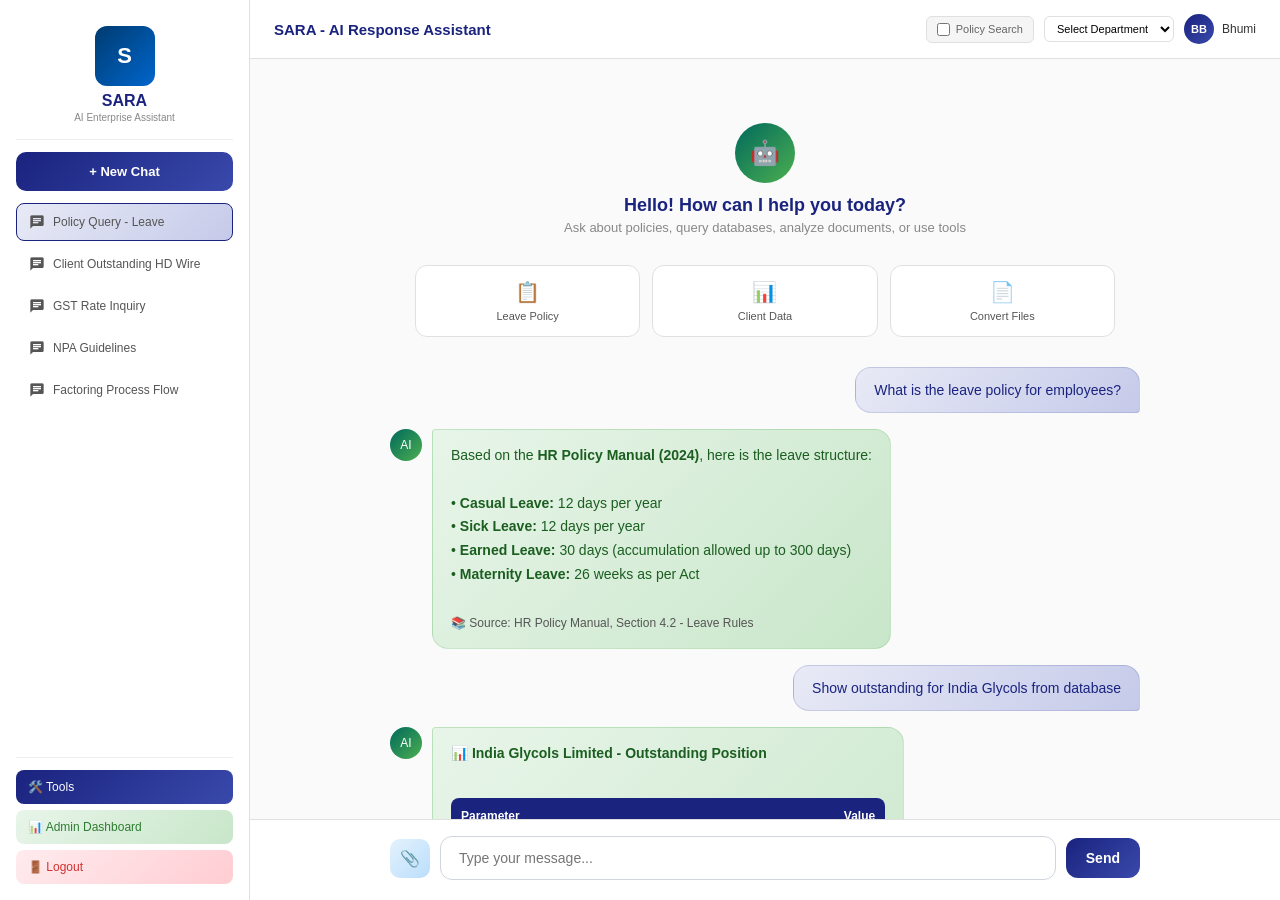
<file: sara_portfolio_demo.html>
<!DOCTYPE html>
<html lang="en">
<head>
<meta charset="UTF-8">
<meta name="viewport" content="width=device-width, initial-scale=1.0">
<title>SARA - AI Enterprise Assistant</title>
<link href="https://fonts.googleapis.com/icon?family=Material+Icons" rel="stylesheet">
<style>
*{box-sizing:border-box;margin:0;padding:0;}
body{font-family:'Segoe UI',sans-serif;height:100vh;overflow:hidden;background:#f5f5f5;}
.app{display:flex;height:100vh;}

/* Sidebar */
.sidebar{width:250px;background:#fff;border-right:1px solid #e0e0e0;display:flex;flex-direction:column;padding:16px;}
.sidebar-logo{text-align:center;padding:10px 0 16px;border-bottom:1px solid #eee;margin-bottom:12px;}
.sidebar-logo img{width:120px;height:auto;}
.sidebar-logo h2{font-size:16px;color:#1a237e;margin-top:6px;font-weight:700;}
.sidebar-logo p{font-size:10px;color:#888;margin-top:2px;}
.new-chat-btn{background:linear-gradient(135deg,#1a237e,#3949ab);color:white;border:none;padding:12px 16px;border-radius:10px;font-size:13px;font-weight:600;cursor:pointer;width:100%;margin-bottom:12px;display:flex;align-items:center;gap:8px;justify-content:center;}
.new-chat-btn:hover{background:linear-gradient(135deg,#0d47a1,#1976d2);}
.chat-list{flex:1;overflow-y:auto;}
.chat-item{padding:10px 12px;border-radius:8px;font-size:12px;color:#555;cursor:pointer;margin-bottom:4px;display:flex;align-items:center;gap:8px;border:1px solid transparent;}
.chat-item:hover{background:#f3f4f6;border-color:#e0e0e0;}
.chat-item.active{background:linear-gradient(135deg,#e8eaf6,#c5cae9);border-color:#1a237e;}
.sidebar-bottom{border-top:1px solid #eee;padding-top:12px;display:flex;flex-direction:column;gap:6px;}
.sidebar-btn{padding:10px 12px;border-radius:8px;font-size:12px;cursor:pointer;display:flex;align-items:center;gap:8px;border:none;width:100%;text-align:left;font-weight:500;}
.tools-btn{background:linear-gradient(135deg,#1a237e,#3949ab);color:white;}
.admin-btn{background:linear-gradient(135deg,#e8f5e9,#c8e6c9);color:#2e7d32;}
.logout-btn{background:linear-gradient(135deg,#ffebee,#ffcdd2);color:#d32f2f;}

/* Main Chat */
.main{flex:1;display:flex;flex-direction:column;background:#fafafa;}
.chat-header{padding:14px 24px;background:#fff;border-bottom:1px solid #e0e0e0;display:flex;align-items:center;justify-content:space-between;}
.chat-header h3{font-size:15px;color:#1a237e;font-weight:600;}
.header-controls{display:flex;align-items:center;gap:10px;}
.header-controls .toggle{display:flex;align-items:center;gap:6px;font-size:11px;color:#666;padding:6px 10px;background:#f5f5f5;border-radius:6px;border:1px solid #e0e0e0;}
.header-controls select{padding:5px 8px;border-radius:6px;border:1px solid #e0e0e0;font-size:11px;background:#fff;}
.user-badge{display:flex;align-items:center;gap:8px;font-size:12px;color:#333;}
.user-badge .avatar{width:30px;height:30px;background:linear-gradient(135deg,#1a237e,#3949ab);border-radius:50%;display:flex;align-items:center;justify-content:center;color:white;font-size:11px;font-weight:700;}
</style>
</head>
<body>
<div class="app">
<div class="sidebar">
<div class="sidebar-logo">
<div style="width:60px;height:60px;margin:0 auto;background:linear-gradient(135deg,#003B70,#0066cc);border-radius:12px;display:flex;align-items:center;justify-content:center;"><span style="color:white;font-size:22px;font-weight:800;">S</span></div>
<h2>SARA</h2>
<p>AI Enterprise Assistant</p>
</div>
<button class="new-chat-btn">+ New Chat</button>
<div class="chat-list">
<div class="chat-item active"><span class="material-icons" style="font-size:16px;">chat</span> Policy Query - Leave</div>
<div class="chat-item"><span class="material-icons" style="font-size:16px;">chat</span> Client Outstanding HD Wire</div>
<div class="chat-item"><span class="material-icons" style="font-size:16px;">chat</span> GST Rate Inquiry</div>
<div class="chat-item"><span class="material-icons" style="font-size:16px;">chat</span> NPA Guidelines</div>
<div class="chat-item"><span class="material-icons" style="font-size:16px;">chat</span> Factoring Process Flow</div>
</div>
<div class="sidebar-bottom">
<button class="sidebar-btn tools-btn" onclick="toggleTools()">🛠️ Tools</button>
<button class="sidebar-btn admin-btn">📊 Admin Dashboard</button>
<button class="sidebar-btn logout-btn">🚪 Logout</button>
</div>
</div>

<div class="main">
<div class="chat-header">
<h3>SARA - AI Response Assistant</h3>
<div class="header-controls">
<div class="toggle"><input type="checkbox" id="policyToggle"><label for="policyToggle" style="cursor:pointer;">Policy Search</label></div>
<select><option>Select Department</option><option>Accounts</option><option>Credit</option><option>HR</option><option>Operations</option><option>Legal</option><option>IT</option><option>Risk</option><option>Treasury</option></select>
<div class="user-badge"><div class="avatar">BB</div><span>Bhumi</span></div>
</div>
</div>

<!-- Chat Messages -->
<div class="chat-area" id="chatArea" style="flex:1;overflow-y:auto;padding:24px 40px;">

<!-- Welcome -->
<div style="text-align:center;margin:40px 0 30px;">
<div style="width:60px;height:60px;margin:0 auto 12px;background:linear-gradient(135deg,#00695c,#4caf50);border-radius:50%;display:flex;align-items:center;justify-content:center;"><span style="color:white;font-size:24px;">🤖</span></div>
<h3 style="color:#1a237e;font-size:18px;">Hello! How can I help you today?</h3>
<p style="color:#888;font-size:13px;margin-top:4px;">Ask about policies, query databases, analyze documents, or use tools</p>
</div>

<!-- Suggestion Cards -->
<div style="display:grid;grid-template-columns:repeat(3,1fr);gap:12px;max-width:700px;margin:0 auto 30px;">
<div style="background:#fff;border:1px solid #e0e0e0;border-radius:12px;padding:14px;cursor:pointer;transition:all 0.2s;text-align:center;" onmouseover="this.style.borderColor='#1a237e';this.style.transform='translateY(-2px)'" onmouseout="this.style.borderColor='#e0e0e0';this.style.transform=''">
<span style="font-size:20px;">📋</span><p style="font-size:11px;color:#555;margin-top:6px;">Leave Policy</p></div>
<div style="background:#fff;border:1px solid #e0e0e0;border-radius:12px;padding:14px;cursor:pointer;transition:all 0.2s;text-align:center;" onmouseover="this.style.borderColor='#1a237e';this.style.transform='translateY(-2px)'" onmouseout="this.style.borderColor='#e0e0e0';this.style.transform=''">
<span style="font-size:20px;">📊</span><p style="font-size:11px;color:#555;margin-top:6px;">Client Data</p></div>
<div style="background:#fff;border:1px solid #e0e0e0;border-radius:12px;padding:14px;cursor:pointer;transition:all 0.2s;text-align:center;" onmouseover="this.style.borderColor='#1a237e';this.style.transform='translateY(-2px)'" onmouseout="this.style.borderColor='#e0e0e0';this.style.transform=''">
<span style="font-size:20px;">📄</span><p style="font-size:11px;color:#555;margin-top:6px;">Convert Files</p></div>
</div>

<!-- Messages -->
<div style="max-width:750px;margin:0 auto;">
<!-- User Message -->
<div style="display:flex;justify-content:flex-end;margin-bottom:16px;">
<div style="max-width:70%;background:linear-gradient(135deg,#e8eaf6,#c5cae9);padding:14px 18px;border-radius:16px 16px 4px 16px;font-size:14px;color:#1a237e;border:1px solid rgba(26,35,126,0.15);">What is the leave policy for employees?</div>
</div>

<!-- AI Message -->
<div style="display:flex;gap:10px;margin-bottom:16px;">
<div style="width:32px;height:32px;background:linear-gradient(135deg,#00695c,#4caf50);border-radius:50%;display:flex;align-items:center;justify-content:center;flex-shrink:0;"><span style="color:white;font-size:12px;">AI</span></div>
<div style="max-width:75%;background:linear-gradient(135deg,#e8f5e9,#c8e6c9);padding:14px 18px;border-radius:4px 16px 16px 16px;font-size:14px;color:#1b5e20;border:1px solid rgba(76,175,80,0.2);line-height:1.7;">
Based on the <b>HR Policy Manual (2024)</b>, here is the leave structure:<br><br>
• <b>Casual Leave:</b> 12 days per year<br>
• <b>Sick Leave:</b> 12 days per year<br>
• <b>Earned Leave:</b> 30 days (accumulation allowed up to 300 days)<br>
• <b>Maternity Leave:</b> 26 weeks as per Act<br><br>
<span style="font-size:12px;color:#555;">📚 Source: HR Policy Manual, Section 4.2 - Leave Rules</span>
</div>
</div>

<!-- User Message 2 -->
<div style="display:flex;justify-content:flex-end;margin-bottom:16px;">
<div style="max-width:70%;background:linear-gradient(135deg,#e8eaf6,#c5cae9);padding:14px 18px;border-radius:16px 16px 4px 16px;font-size:14px;color:#1a237e;border:1px solid rgba(26,35,126,0.15);">Show outstanding for India Glycols from database</div>
</div>

<!-- AI Message 2 with table -->
<div style="display:flex;gap:10px;margin-bottom:16px;">
<div style="width:32px;height:32px;background:linear-gradient(135deg,#00695c,#4caf50);border-radius:50%;display:flex;align-items:center;justify-content:center;flex-shrink:0;"><span style="color:white;font-size:12px;">AI</span></div>
<div style="max-width:80%;background:linear-gradient(135deg,#e8f5e9,#c8e6c9);padding:14px 18px;border-radius:4px 16px 16px 16px;font-size:14px;color:#1b5e20;border:1px solid rgba(76,175,80,0.2);line-height:1.7;">
📊 <b>India Glycols Limited - Outstanding Position</b><br><br>
<table style="width:100%;border-collapse:collapse;font-size:12px;background:white;border-radius:8px;overflow:hidden;margin:8px 0;">
<tr style="background:#1a237e;color:white;"><th style="padding:8px 10px;text-align:left;">Parameter</th><th style="padding:8px 10px;text-align:right;">Value</th></tr>
<tr><td style="padding:7px 10px;border-bottom:1px solid #f0f0f0;">Client ID</td><td style="padding:7px 10px;text-align:right;border-bottom:1px solid #f0f0f0;">4521</td></tr>
<tr><td style="padding:7px 10px;border-bottom:1px solid #f0f0f0;">Business Type</td><td style="padding:7px 10px;text-align:right;border-bottom:1px solid #f0f0f0;">Domestic Factoring</td></tr>
<tr><td style="padding:7px 10px;border-bottom:1px solid #f0f0f0;">FIU Limit</td><td style="padding:7px 10px;text-align:right;border-bottom:1px solid #f0f0f0;">₹15.00 Cr</td></tr>
<tr><td style="padding:7px 10px;border-bottom:1px solid #f0f0f0;">Outstanding</td><td style="padding:7px 10px;text-align:right;border-bottom:1px solid #f0f0f0;font-weight:700;color:#1a237e;">₹12.40 Cr</td></tr>
<tr><td style="padding:7px 10px;">Utilization</td><td style="padding:7px 10px;text-align:right;font-weight:600;">82.7%</td></tr>
</table>
<span style="font-size:12px;color:#555;">🔗 Query: SELECT * FROM client_master WHERE name LIKE '%India Glycols%'</span>
</div>
</div>
</div>
</div>

<!-- Chat Input -->
<div style="padding:16px 40px 20px;background:#fff;border-top:1px solid #e0e0e0;">
<div style="max-width:750px;margin:0 auto;display:flex;gap:10px;align-items:center;">
<button style="padding:10px;border-radius:10px;border:none;background:linear-gradient(135deg,#e3f2fd,#bbdefb);color:#1565c0;cursor:pointer;font-size:16px;" title="Attach File">📎</button>
<input type="text" placeholder="Type your message..." style="flex:1;padding:13px 18px;border-radius:12px;border:1px solid #d0d5dd;font-size:14px;outline:none;" onfocus="this.style.borderColor='#1a237e';this.style.boxShadow='0 0 0 3px rgba(26,35,126,0.08)'" onblur="this.style.borderColor='#d0d5dd';this.style.boxShadow='none'" id="demoInput" onkeypress="if(event.key==='Enter')addDemoMsg()">
<button onclick="addDemoMsg()" style="padding:12px 20px;border-radius:12px;border:none;background:linear-gradient(135deg,#1a237e,#3949ab);color:white;font-weight:600;cursor:pointer;font-size:14px;">Send</button>
</div>
</div>
</div>

<!-- Tools Panel (hidden by default) -->
<div id="toolsPanel" style="display:none;position:fixed;top:0;right:0;width:380px;height:100vh;background:#fff;box-shadow:-4px 0 20px rgba(0,0,0,0.1);z-index:100;overflow-y:auto;">
<div style="padding:20px 24px;background:linear-gradient(135deg,#1a237e,#3949ab);color:white;display:flex;justify-content:space-between;align-items:center;">
<h3 style="font-size:16px;">🛠️ Tools</h3>
<span style="cursor:pointer;font-size:20px;" onclick="toggleTools()">✕</span>
</div>
<div style="padding:16px;display:grid;grid-template-columns:1fr 1fr;gap:10px;">
<div class="tool-tile" style="background:#fff;border:1px solid #e0e0e0;border-radius:12px;padding:14px;cursor:pointer;text-align:center;transition:all 0.2s;" onmouseover="this.style.borderColor='#1a237e';this.style.transform='translateY(-2px)'" onmouseout="this.style.borderColor='#e0e0e0';this.style.transform=''">
<div style="font-size:24px;margin-bottom:6px;">📄</div><div style="font-size:11px;font-weight:600;color:#333;">File Converter</div></div>
<div class="tool-tile" style="background:#fff;border:1px solid #e0e0e0;border-radius:12px;padding:14px;cursor:pointer;text-align:center;transition:all 0.2s;" onmouseover="this.style.borderColor='#1a237e';this.style.transform='translateY(-2px)'" onmouseout="this.style.borderColor='#e0e0e0';this.style.transform=''">
<div style="font-size:24px;margin-bottom:6px;">📎</div><div style="font-size:11px;font-weight:600;color:#333;">PDF Merge</div></div>
<div class="tool-tile" style="background:#fff;border:1px solid #e0e0e0;border-radius:12px;padding:14px;cursor:pointer;text-align:center;transition:all 0.2s;" onmouseover="this.style.borderColor='#1a237e';this.style.transform='translateY(-2px)'" onmouseout="this.style.borderColor='#e0e0e0';this.style.transform=''">
<div style="font-size:24px;margin-bottom:6px;">✂️</div><div style="font-size:11px;font-weight:600;color:#333;">PDF Split</div></div>
<div class="tool-tile" style="background:#fff;border:1px solid #e0e0e0;border-radius:12px;padding:14px;cursor:pointer;text-align:center;transition:all 0.2s;" onmouseover="this.style.borderColor='#1a237e';this.style.transform='translateY(-2px)'" onmouseout="this.style.borderColor='#e0e0e0';this.style.transform=''">
<div style="font-size:24px;margin-bottom:6px;">🗜️</div><div style="font-size:11px;font-weight:600;color:#333;">PDF Compress</div></div>
<div class="tool-tile" style="background:linear-gradient(135deg,#e65100,#ff6d00);border:none;border-radius:12px;padding:14px;cursor:pointer;text-align:center;color:white;transition:all 0.2s;" onmouseover="this.style.transform='translateY(-2px)'" onmouseout="this.style.transform=''">
<div style="font-size:24px;margin-bottom:6px;">📽️</div><div style="font-size:11px;font-weight:600;">PPT Maker</div></div>
<div class="tool-tile" style="background:linear-gradient(135deg,#667eea,#764ba2);border:none;border-radius:12px;padding:14px;cursor:pointer;text-align:center;color:white;transition:all 0.2s;" onmouseover="this.style.transform='translateY(-2px)'" onmouseout="this.style.transform=''">
<div style="font-size:24px;margin-bottom:6px;">📧</div><div style="font-size:11px;font-weight:600;">Bulk Email</div></div>
<div class="tool-tile" style="background:linear-gradient(135deg,#43a047,#2e7d32);border:none;border-radius:12px;padding:14px;cursor:pointer;text-align:center;color:white;transition:all 0.2s;" onmouseover="this.style.transform='translateY(-2px)'" onmouseout="this.style.transform=''">
<div style="font-size:24px;margin-bottom:6px;">📋</div><div style="font-size:11px;font-weight:600;">NACH Mandate</div></div>
<div class="tool-tile" style="background:linear-gradient(135deg,#0891b2,#0e7490);border:none;border-radius:12px;padding:14px;cursor:pointer;text-align:center;color:white;transition:all 0.2s;" onmouseover="this.style.transform='translateY(-2px)'" onmouseout="this.style.transform=''">
<div style="font-size:24px;margin-bottom:6px;">💰</div><div style="font-size:11px;font-weight:600;">Payment Advice</div></div>
<div class="tool-tile" style="background:#fff;border:1px solid #e0e0e0;border-radius:12px;padding:14px;cursor:pointer;text-align:center;transition:all 0.2s;" onmouseover="this.style.borderColor='#1a237e';this.style.transform='translateY(-2px)'" onmouseout="this.style.borderColor='#e0e0e0';this.style.transform=''">
<div style="font-size:24px;margin-bottom:6px;">👥</div><div style="font-size:11px;font-weight:600;color:#333;">Employee Dir</div></div>
<div class="tool-tile" style="background:#fff;border:1px solid #e0e0e0;border-radius:12px;padding:14px;cursor:pointer;text-align:center;transition:all 0.2s;" onmouseover="this.style.borderColor='#1a237e';this.style.transform='translateY(-2px)'" onmouseout="this.style.borderColor='#e0e0e0';this.style.transform=''">
<div style="font-size:24px;margin-bottom:6px;">🔍</div><div style="font-size:11px;font-weight:600;color:#333;">PO/Invoice</div></div>
<div class="tool-tile" style="background:#fff;border:1px solid #e0e0e0;border-radius:12px;padding:14px;cursor:pointer;text-align:center;transition:all 0.2s;" onmouseover="this.style.borderColor='#1a237e';this.style.transform='translateY(-2px)'" onmouseout="this.style.borderColor='#e0e0e0';this.style.transform=''">
<div style="font-size:24px;margin-bottom:6px;">⌨️</div><div style="font-size:11px;font-weight:600;color:#333;">TypeLearn</div></div>
<div class="tool-tile" style="background:#fff;border:1px solid #e0e0e0;border-radius:12px;padding:14px;cursor:pointer;text-align:center;transition:all 0.2s;" onmouseover="this.style.borderColor='#1a237e';this.style.transform='translateY(-2px)'" onmouseout="this.style.borderColor='#e0e0e0';this.style.transform=''">
<div style="font-size:24px;margin-bottom:6px;">📊</div><div style="font-size:11px;font-weight:600;color:#333;">Export Chat</div></div>
</div>
</div>

</div><!-- end app -->

<!-- Tool Modals -->
<!-- Employee Directory -->
<div id="empDirModal" style="display:none;position:fixed;top:0;left:0;width:100%;height:100%;background:rgba(0,0,0,0.4);z-index:200;display:none;align-items:center;justify-content:center;">
<div style="background:#fff;width:600px;max-height:80vh;border-radius:16px;overflow:hidden;box-shadow:0 20px 60px rgba(0,0,0,0.2);">
<div style="padding:16px 20px;background:linear-gradient(135deg,#1a237e,#3949ab);color:white;display:flex;justify-content:space-between;align-items:center;">
<h3 style="font-size:15px;">👥 Employee Directory</h3><span style="cursor:pointer;font-size:18px;" onclick="closeModal('empDirModal')">✕</span></div>
<div style="padding:16px 20px;">
<input type="text" id="empSearch" placeholder="🔍 Search by name..." oninput="searchEmp()" style="width:100%;padding:10px 14px;border:1px solid #e0e0e0;border-radius:8px;font-size:13px;margin-bottom:12px;">
<div id="empResults" style="max-height:400px;overflow-y:auto;"></div>
</div></div></div>

<!-- TypeLearn -->
<div id="typeModal" style="display:none;position:fixed;top:0;left:0;width:100%;height:100%;background:rgba(0,0,0,0.4);z-index:200;align-items:center;justify-content:center;">
<div style="background:#fff;width:650px;border-radius:16px;overflow:hidden;box-shadow:0 20px 60px rgba(0,0,0,0.2);">
<div style="padding:16px 20px;background:linear-gradient(135deg,#0288d1,#01579b);color:white;display:flex;justify-content:space-between;align-items:center;">
<h3 style="font-size:15px;">⌨️ TypeLearn - Typing Practice</h3><span style="cursor:pointer;font-size:18px;" onclick="closeModal('typeModal')">✕</span></div>
<div style="padding:20px;">
<div id="typeText" style="background:#f5f5f5;padding:16px;border-radius:10px;font-size:15px;line-height:1.8;margin-bottom:14px;min-height:80px;color:#666;"></div>
<input type="text" id="typeInput" placeholder="Start typing here..." oninput="checkTyping()" style="width:100%;padding:12px 16px;border:2px solid #e0e0e0;border-radius:10px;font-size:15px;outline:none;" onfocus="this.style.borderColor='#0288d1'" onblur="this.style.borderColor='#e0e0e0'">
<div style="display:flex;justify-content:space-between;margin-top:12px;font-size:13px;color:#666;">
<span>WPM: <b id="wpmDisplay">0</b></span>
<span>Accuracy: <b id="accDisplay">100%</b></span>
<span>Time: <b id="timeDisplay">0s</b></span>
</div>
<button onclick="startTyping()" style="margin-top:12px;padding:10px 20px;background:#0288d1;color:white;border:none;border-radius:8px;cursor:pointer;font-weight:600;">New Passage</button>
</div></div></div>

<!-- File Converter -->
<div id="converterModal" style="display:none;position:fixed;top:0;left:0;width:100%;height:100%;background:rgba(0,0,0,0.4);z-index:200;align-items:center;justify-content:center;">
<div style="background:#fff;width:500px;border-radius:16px;overflow:hidden;box-shadow:0 20px 60px rgba(0,0,0,0.2);">
<div style="padding:16px 20px;background:linear-gradient(135deg,#1a237e,#3949ab);color:white;display:flex;justify-content:space-between;align-items:center;">
<h3 style="font-size:15px;">🔄 File Converter</h3><span style="cursor:pointer;font-size:18px;" onclick="closeModal('converterModal')">✕</span></div>
<div style="padding:20px;">
<div style="border:2px dashed #cbd5e1;border-radius:12px;padding:30px;text-align:center;cursor:pointer;margin-bottom:16px;" onclick="fakeUpload()">
<div style="font-size:32px;margin-bottom:8px;">📁</div>
<p style="font-size:13px;color:#666;" id="uploadLabel">Click to select file</p>
</div>
<div style="display:flex;gap:8px;flex-wrap:wrap;margin-bottom:16px;">
<span onclick="selectFmt(this)" style="padding:7px 14px;background:#e8eaf6;border:2px solid #1a237e;border-radius:8px;font-size:12px;font-weight:600;color:#1a237e;cursor:pointer;">PDF</span>
<span onclick="selectFmt(this)" style="padding:7px 14px;background:#f5f5f5;border:2px solid #e0e0e0;border-radius:8px;font-size:12px;cursor:pointer;">Word</span>
<span onclick="selectFmt(this)" style="padding:7px 14px;background:#f5f5f5;border:2px solid #e0e0e0;border-radius:8px;font-size:12px;cursor:pointer;">Excel</span>
<span onclick="selectFmt(this)" style="padding:7px 14px;background:#f5f5f5;border:2px solid #e0e0e0;border-radius:8px;font-size:12px;cursor:pointer;">Text</span>
</div>
<div id="convertProgress" style="display:none;">
<div style="height:8px;background:#e0e0e0;border-radius:4px;overflow:hidden;margin-bottom:8px;"><div id="convBar" style="height:100%;background:linear-gradient(90deg,#1a237e,#3949ab);width:0%;transition:width 0.5s;border-radius:4px;"></div></div>
<p id="convStatus" style="font-size:12px;color:#666;text-align:center;">Converting...</p>
</div>
</div></div></div>

<script>
// Employee Directory Data
const employees=[
{name:'Amit Sharma',dept:'Accounts',desig:'EVP - CFO',ext:'370',email:'cfo@company.in'},
{name:'Rahul D.',dept:'Credit',desig:'Sr. Vice President',ext:'346',email:'rahul_d@company.in'},
{name:'Ashish Mehta',dept:'Business Development',desig:'CBO',ext:'401',email:'cbo@company.in'},
{name:'Kaveri S.',dept:'Operations',desig:'CTO',ext:'388',email:'cto@company.in'},
{name:'Santosh K.',dept:'Admin',desig:'Manager',ext:'344',email:'santosh_k@company.in'},
{name:'Tarun M.',dept:'Internal Audit',desig:'VP',ext:'362',email:'vp_ia@company.in'},
{name:'Sunil B.',dept:'Operations',desig:'Deputy Manager',ext:'367',email:'sunil_b@company.in'},
{name:'Priya S.',dept:'HR & Admin',desig:'Sr. Executive',ext:'341',email:'priya_s@company.in'},
{name:'Nishita S.',dept:'Credit',desig:'Executive',ext:'355',email:'nishita_s@company.in'},
{name:'Varsharani M.',dept:'IT',desig:'Asst. Manager',ext:'331',email:'varsharani_m@company.in'},
{name:'Bhumi K.',dept:'IT',desig:'Executive',ext:'358',email:'bhumi_k@company.in'},
{name:'Harshad K.',dept:'Company Secretary',desig:'Deputy Manager',ext:'338',email:'harshad_k@company.in'},
];

function searchEmp(){
    const q=document.getElementById('empSearch').value.toLowerCase();
    const results=employees.filter(e=>e.name.toLowerCase().includes(q)||e.dept.toLowerCase().includes(q));
    document.getElementById('empResults').innerHTML=results.map(e=>`
        <div style="display:flex;align-items:center;gap:12px;padding:10px;border-bottom:1px solid #f0f0f0;">
            <div style="width:36px;height:36px;background:linear-gradient(135deg,#1a237e,#3949ab);border-radius:50%;display:flex;align-items:center;justify-content:center;color:white;font-size:12px;font-weight:700;">${e.name.split(' ').map(w=>w[0]).join('')}</div>
            <div style="flex:1;"><div style="font-size:13px;font-weight:600;color:#333;">${e.name}</div><div style="font-size:11px;color:#888;">${e.desig} • ${e.dept}</div></div>
            <div style="text-align:right;"><div style="font-size:11px;color:#1a237e;">Ext: ${e.ext}</div><div style="font-size:10px;color:#888;">${e.email}</div></div>
        </div>`).join('')||(q?'<p style="text-align:center;color:#888;padding:20px;">No results found</p>':'');
}

// TypeLearn
const passages=["The quick brown fox jumps over the lazy dog near the riverbank.","Financial institutions play a crucial role in the economic development of nations.","Factoring is a financial transaction involving the sale of receivable assets.","Digital transformation enables organizations to optimize their business processes."];
let typeStart=0,typeTarget='',typeTimer=null;

function startTyping(){
    typeTarget=passages[Math.floor(Math.random()*passages.length)];
    document.getElementById('typeText').textContent=typeTarget;
    document.getElementById('typeInput').value='';
    document.getElementById('typeInput').focus();
    typeStart=Date.now();
    if(typeTimer)clearInterval(typeTimer);
    typeTimer=setInterval(()=>{document.getElementById('timeDisplay').textContent=Math.floor((Date.now()-typeStart)/1000)+'s';},1000);
}

function checkTyping(){
    const typed=document.getElementById('typeInput').value;
    const elapsed=(Date.now()-typeStart)/60000;
    const words=typed.trim().split(/\s+/).length;
    const wpm=elapsed>0?Math.round(words/elapsed):0;
    document.getElementById('wpmDisplay').textContent=wpm;
    let correct=0;
    for(let i=0;i<typed.length;i++){if(typed[i]===typeTarget[i])correct++;}
    const acc=typed.length>0?Math.round((correct/typed.length)*100):100;
    document.getElementById('accDisplay').textContent=acc+'%';
    // Highlight in display
    let html='';
    for(let i=0;i<typeTarget.length;i++){
        if(i<typed.length){
            html+=typed[i]===typeTarget[i]?`<span style="color:#2e7d32;font-weight:600;">${typeTarget[i]}</span>`:`<span style="color:#d32f2f;text-decoration:underline;">${typeTarget[i]}</span>`;
        }else if(i===typed.length){html+=`<span style="border-left:2px solid #1a237e;">${typeTarget[i]}</span>`;}
        else{html+=typeTarget[i];}
    }
    document.getElementById('typeText').innerHTML=html;
    if(typed===typeTarget){clearInterval(typeTimer);document.getElementById('typeText').innerHTML+='<br><br><b style="color:#2e7d32;">✓ Complete! '+wpm+' WPM</b>';}
}

// File Converter
function fakeUpload(){document.getElementById('uploadLabel').innerHTML='✓ <b>report_2026.xlsx</b> (42 KB)';document.getElementById('uploadLabel').parentElement.style.borderColor='#1a237e';document.getElementById('uploadLabel').parentElement.style.background='#f0f4ff';}
function selectFmt(el){document.querySelectorAll('#converterModal span[onclick]').forEach(s=>{s.style.background='#f5f5f5';s.style.borderColor='#e0e0e0';s.style.color='#333';});el.style.background='#e8eaf6';el.style.borderColor='#1a237e';el.style.color='#1a237e';
    document.getElementById('convertProgress').style.display='block';
    let w=0;const bar=document.getElementById('convBar');const st=document.getElementById('convStatus');
    const int=setInterval(()=>{w+=Math.random()*15;if(w>=100){w=100;clearInterval(int);st.innerHTML='<span style="color:#2e7d32;">✓ Converted! <a href="#" style="color:#1a237e;">Download report_2026.pdf</a></span>';}bar.style.width=w+'%';st.textContent=w<100?'Converting... '+Math.round(w)+'%':'';},200);
}

// Modal open/close
function openModal(id){document.getElementById(id).style.display='flex';if(id==='empDirModal')searchEmp();if(id==='typeModal')startTyping();}
function closeModal(id){document.getElementById(id).style.display='none';}

// Wire up tool tiles to open modals
document.addEventListener('DOMContentLoaded',()=>{
    const tiles=document.querySelectorAll('.tool-tile');
    tiles.forEach(t=>{
        const text=t.textContent.trim();
        if(text.includes('Employee'))t.onclick=()=>openModal('empDirModal');
        if(text.includes('TypeLearn'))t.onclick=()=>openModal('typeModal');
        if(text.includes('Converter'))t.onclick=()=>openModal('converterModal');
    });
});
</script>

<script>
function toggleTools(){
    const p=document.getElementById('toolsPanel');
    p.style.display=p.style.display==='none'?'block':'none';
}

function addDemoMsg(){
    const input=document.getElementById('demoInput');
    const msg=input.value.trim();
    if(!msg)return;
    const area=document.getElementById('chatArea');
    const container=area.querySelector('div[style*="max-width:750px"]');
    
    // Add user message
    container.innerHTML+=`<div style="display:flex;justify-content:flex-end;margin-bottom:16px;animation:fadeIn 0.3s;">
        <div style="max-width:70%;background:linear-gradient(135deg,#e8eaf6,#c5cae9);padding:14px 18px;border-radius:16px 16px 4px 16px;font-size:14px;color:#1a237e;border:1px solid rgba(26,35,126,0.15);">${msg}</div></div>`;
    input.value='';
    
    // Add typing indicator
    container.innerHTML+=`<div id="typing" style="display:flex;gap:10px;margin-bottom:16px;">
        <div style="width:32px;height:32px;background:linear-gradient(135deg,#00695c,#4caf50);border-radius:50%;display:flex;align-items:center;justify-content:center;flex-shrink:0;"><span style="color:white;font-size:12px;">AI</span></div>
        <div style="background:linear-gradient(135deg,#e8f5e9,#c8e6c9);padding:14px 18px;border-radius:4px 16px 16px 16px;border:1px solid rgba(76,175,80,0.2);display:flex;gap:4px;">
            <span style="width:6px;height:6px;background:#66bb6a;border-radius:50%;animation:bounce 1s infinite;"></span>
            <span style="width:6px;height:6px;background:#66bb6a;border-radius:50%;animation:bounce 1s 0.2s infinite;"></span>
            <span style="width:6px;height:6px;background:#66bb6a;border-radius:50%;animation:bounce 1s 0.4s infinite;"></span>
        </div></div>`;
    area.scrollTop=area.scrollHeight;
    
    // Replace with response after delay
    setTimeout(()=>{
        const responses=[
            'Based on the indexed policy documents, here is the relevant information. The policy clearly states the guidelines you\'re asking about. Would you like me to elaborate further?',
            'I found the data in our production database. The records show the current position as of today. Let me know if you need this exported or if you have follow-up queries.',
            'According to the Operations Manual (Section 7.3), the process flow involves multiple steps including verification, approval, and disbursement. Shall I provide the detailed checklist?',
            'The credit policy guidelines specify the exposure limits and assessment criteria for this type of transaction. I can also check the specific client-level parameters if needed.'
        ];
        const resp=responses[Math.floor(Math.random()*responses.length)];
        document.getElementById('typing').outerHTML=`<div style="display:flex;gap:10px;margin-bottom:16px;animation:fadeIn 0.3s;">
            <div style="width:32px;height:32px;background:linear-gradient(135deg,#00695c,#4caf50);border-radius:50%;display:flex;align-items:center;justify-content:center;flex-shrink:0;"><span style="color:white;font-size:12px;">AI</span></div>
            <div style="max-width:75%;background:linear-gradient(135deg,#e8f5e9,#c8e6c9);padding:14px 18px;border-radius:4px 16px 16px 16px;font-size:14px;color:#1b5e20;border:1px solid rgba(76,175,80,0.2);line-height:1.7;">${resp}</div></div>`;
        area.scrollTop=area.scrollHeight;
    },1500);
}
</script>
<style>
@keyframes fadeIn{from{opacity:0;transform:translateY(8px);}to{opacity:1;transform:translateY(0);}}
@keyframes bounce{0%,100%{transform:translateY(0);}50%{transform:translateY(-4px);}}
</style>
</body>
</html>
</file>
<file: style.css>
:root {
  --bg: #ffffff;
  --bg-alt: #f6f7f9;
  --sidebar-bg: #ffffff;
  --surface: #ffffff;
  --surface-2: #f3f4f7;
  --border: #e6e7eb;
  --text: #14161c;
  --text-dim: #5b6270;
  --text-faint: #9098a6;
  --accent: #5c6b00;
  --accent-2: #8a9b00;
  --accent-soft: rgba(92, 107, 0, 0.08);
  --success: #17a673;
  --radius: 14px;
  --radius-sm: 10px;
  --shadow: 0 12px 32px -18px rgba(20, 22, 31, 0.25);
  --topbar-h: 64px;
  --font-body: 'Inter', system-ui, sans-serif;
  --font-display: 'Space Grotesk', system-ui, sans-serif;
  --font-mono: 'JetBrains Mono', monospace;
  --font-pixel: 'Press Start 2P', monospace;
  --neon: #d7ff3f;
}

:root[data-theme="dark"] {
  --bg: #0f1115;
  --bg-alt: #0b0d11;
  --sidebar-bg: #14161c;
  --surface: #14161c;
  --surface-2: #1b1e26;
  --border: #262a34;
  --text: #eef1f6;
  --text-dim: #9aa3b2;
  --text-faint: #6b7385;
  --accent: #d7ff3f;
  --accent-2: #9fef00;
  --accent-soft: rgba(215, 255, 63, 0.14);
  --success: #34d399;
  --shadow: 0 20px 50px -20px rgba(0,0,0,0.6);
}

@media (prefers-color-scheme: dark) {
  :root:not([data-theme="light"]) {
    --bg: #0f1115;
    --bg-alt: #0b0d11;
    --sidebar-bg: #14161c;
    --surface: #14161c;
    --surface-2: #1b1e26;
    --border: #262a34;
    --text: #eef1f6;
    --text-dim: #9aa3b2;
    --text-faint: #6b7385;
    --accent: #d7ff3f;
    --accent-2: #9fef00;
    --accent-soft: rgba(215, 255, 63, 0.14);
    --success: #34d399;
    --shadow: 0 20px 50px -20px rgba(0,0,0,0.6);
  }
}

* { box-sizing: border-box; }
html { scroll-behavior: smooth; }

body {
  margin: 0;
  background: var(--bg);
  color: var(--text);
  font-family: var(--font-body);
  line-height: 1.6;
  -webkit-font-smoothing: antialiased;
  overflow-x: hidden;
}

h1, h2, h3, h4 { font-family: var(--font-display); margin: 0; }

/* ===== TOP BAR ===== */
.topbar {
  position: sticky;
  top: 0;
  z-index: 100;
  height: var(--topbar-h);
  display: flex;
  align-items: center;
  gap: 28px;
  padding: 0 24px;
  background: var(--bg);
  border-bottom: 1px solid var(--border);
}

.topbar__brand {
  display: flex;
  align-items: center;
  gap: 10px;
  text-decoration: none;
  color: var(--text);
}
.topbar__logo {
  padding: 6px 8px;
  border-radius: 8px;
  border: 1.5px solid var(--accent);
  color: var(--accent);
  font-family: var(--font-mono);
  font-weight: 700;
  font-size: 0.8rem;
  display: grid;
  place-items: center;
}
.topbar__brandtext { font-family: var(--font-display); font-weight: 700; font-size: 1rem; }

.topbar__nav { display: flex; align-items: center; gap: 22px; }
.topbar__nav a {
  color: var(--text-dim);
  text-decoration: none;
  font-size: 0.86rem;
  font-weight: 500;
  font-family: var(--font-mono);
}
.topbar__nav a:hover { color: var(--accent); }

.topbar__actions { display: flex; align-items: center; gap: 10px; margin-left: auto; }
.topbar__burger {
  display: none;
  flex-direction: column;
  justify-content: center;
  gap: 4px;
  width: 36px; height: 36px;
  border-radius: 50%;
  border: 1px solid var(--border);
  background: var(--surface);
  cursor: pointer;
  margin-left: 8px;
}
.topbar__burger span { width: 15px; height: 2px; background: var(--text); margin: 0 auto; }

.icon-btn {
  width: 36px; height: 36px;
  display: grid; place-items: center;
  border-radius: 50%;
  border: 1px solid var(--border);
  background: var(--surface);
  color: var(--text);
  cursor: pointer;
  text-decoration: none;
}
.icon-btn--square { border-radius: 10px; }
.icon-btn .icon-moon { display: none; }
:root[data-theme="dark"] .icon-btn .icon-sun { display: none; }
:root[data-theme="dark"] .icon-btn .icon-moon { display: block; }
@media (prefers-color-scheme: dark) {
  :root:not([data-theme="light"]) .icon-btn .icon-sun { display: none; }
  :root:not([data-theme="light"]) .icon-btn .icon-moon { display: block; }
}

.theme-toggle-float {
  position: fixed;
  right: 20px;
  bottom: 20px;
  z-index: 90;
  display: inline-flex;
  align-items: center;
  gap: 7px;
  padding: 9px 16px;
  border-radius: 999px;
  border: 1px solid var(--border);
  background: var(--surface);
  color: var(--text);
  font-family: var(--font-mono);
  font-size: 0.78rem;
  cursor: pointer;
  box-shadow: var(--shadow);
}
.theme-toggle-float .icon-moon { display: none; }
:root[data-theme="dark"] .theme-toggle-float .icon-sun { display: none; }
:root[data-theme="dark"] .theme-toggle-float .icon-moon { display: block; }
@media (prefers-color-scheme: dark) {
  :root:not([data-theme="light"]) .theme-toggle-float .icon-sun { display: none; }
  :root:not([data-theme="light"]) .theme-toggle-float .icon-moon { display: block; }
}

/* ===== BUTTONS ===== */
.btn {
  display: inline-flex;
  align-items: center;
  justify-content: center;
  gap: 6px;
  padding: 10px 18px;
  border-radius: 999px;
  font-weight: 600;
  font-size: 0.86rem;
  text-decoration: none;
  cursor: pointer;
  border: 1px solid transparent;
  transition: transform 0.15s ease, opacity 0.15s ease;
  white-space: nowrap;
}
.btn:hover { transform: translateY(-1px); }
.btn--bracket {
  background: transparent;
  border-color: var(--text);
  color: var(--text);
  font-family: var(--font-mono);
  text-transform: uppercase;
  letter-spacing: 0.04em;
  border-radius: var(--radius-sm);
}
.btn--bracket:hover { background: var(--text); color: var(--bg); }
.btn--block { width: 100%; }
.btn--disabled { opacity: 0.45; cursor: not-allowed; }
.btn--disabled:hover { transform: none; }
.btn--text {
  background: none; border: none; color: var(--accent);
  font-weight: 600; padding: 8px 0; margin-top: 10px; cursor: pointer;
}

/* ===== SHELL / SIDEBAR ===== */
.shell { display: flex; align-items: flex-start; }

.sidebar {
  position: sticky;
  top: var(--topbar-h);
  width: 280px;
  flex-shrink: 0;
  height: calc(100vh - var(--topbar-h));
  overflow-y: auto;
  padding: 28px 22px;
  background-color: var(--sidebar-bg);
  background-image: radial-gradient(circle, var(--border) 1.2px, transparent 1.4px);
  background-size: 28px 28px;
  border-right: 1px solid var(--border);
  animation: bgDotDrift 52s linear infinite;
}

.sidebar__top {
  display: flex;
  align-items: center;
  justify-content: space-between;
  margin-bottom: 14px;
}

.avatar {
  width: 64px; height: 64px;
  border-radius: 50%;
  background: linear-gradient(135deg, #a855f7, #f43f5e 55%, #fb923c);
  display: grid; place-items: center;
  overflow: hidden;
  color: #fff;
  font-family: var(--font-mono);
  font-weight: 700;
  font-size: 1.15rem;
  box-shadow: 0 8px 20px -8px rgba(0,0,0,0.5);
}
.avatar__img { width: 100%; height: 100%; object-fit: cover; display: block; }

.badge--open {
  color: var(--success);
  font-weight: 600;
  font-size: 0.78rem;
  display: inline-flex;
  align-items: center;
  gap: 4px;
}

.sidebar__name { font-size: 1.3rem; font-weight: 700; margin-bottom: 4px; }
.sidebar__handle { color: var(--text-faint); font-size: 0.84rem; margin: 0 0 10px; }
.sidebar__title { font-weight: 700; font-size: 0.95rem; margin-bottom: 2px; }
.sidebar__years { color: var(--text-faint); font-size: 0.82rem; margin: 0 0 14px; }
.sidebar__label { color: var(--text-faint); font-size: 0.76rem; margin: 0 0 8px; font-family: var(--font-mono); }

.company-row { display: flex; gap: 8px; margin-bottom: 20px; }
.company-badge {
  width: 30px; height: 30px;
  border-radius: 50%;
  background: var(--surface-2);
  border: 1px solid var(--border);
  color: var(--text-dim);
  font-size: 0.65rem;
  font-weight: 700;
  font-family: var(--font-mono);
  display: grid;
  place-items: center;
  cursor: default;
}

.sidebar__actions { display: flex; gap: 8px; margin-bottom: 18px; }
.sidebar__divider { border: none; border-top: 1px solid var(--border); margin: 4px 0 14px; }

.tabnav { display: flex; flex-direction: column; gap: 2px; }
.tabnav__item {
  display: flex;
  align-items: center;
  gap: 10px;
  padding: 10px 12px;
  border-radius: var(--radius-sm);
  color: var(--text-dim);
  text-decoration: none;
  font-size: 0.86rem;
  font-weight: 500;
  font-family: var(--font-mono);
  transition: background 0.15s ease, color 0.15s ease;
}
.tabnav__item svg { flex-shrink: 0; opacity: 0.8; }
.tabnav__item:hover { background: var(--surface-2); color: var(--text); }
.tabnav__item.is-active { background: var(--accent-soft); color: var(--accent); font-weight: 700; }

/* ===== MAIN CONTENT ===== */
.content {
  flex: 1;
  min-width: 0;
  background-color: var(--bg-alt);
  background-image: radial-gradient(circle, var(--border) 1.2px, transparent 1.4px);
  background-size: 28px 28px;
  animation: bgDotDrift 45s linear infinite;
}

@keyframes bgDotDrift {
  from { background-position: 0 0; }
  to { background-position: 56px 56px; }
}

@media (prefers-reduced-motion: reduce) {
  .content, .sidebar, .hero-anim__dots, .intro__stars { animation: none; }
}

.panel {
  max-width: 820px;
  margin: 0 auto;
  padding: 56px 32px;
  scroll-margin-top: var(--topbar-h);
}
.panel:not(:last-of-type) { border-bottom: 1px solid var(--border); }

.eyebrow {
  color: var(--text);
  font-weight: 400;
  letter-spacing: 0.02em;
  font-size: 0.7rem;
  font-family: var(--font-pixel);
  line-height: 1.8;
  margin: 0 0 6px;
}
.eyebrow__chevron { color: var(--accent); margin-right: 8px; }
.eyebrow-sub {
  font-family: var(--font-mono);
  text-transform: uppercase;
  color: var(--text-faint);
  font-size: 0.72rem;
  letter-spacing: 0.04em;
  margin: 0 0 14px;
}
.panel__head-row {
  display: flex;
  align-items: flex-start;
  justify-content: space-between;
  gap: 16px;
  flex-wrap: wrap;
}
.btn--sm { padding: 8px 14px; font-size: 0.76rem; flex-shrink: 0; }
.panel__title {
  font-size: clamp(1.4rem, 2.6vw, 1.9rem);
  font-weight: 700;
  margin-bottom: 18px;
}
.lead {
  color: var(--text-dim);
  font-size: 0.98rem;
  margin-bottom: 24px;
}
.lead--narrow { max-width: 600px; }
.lead code {
  background: var(--surface-2);
  border: 1px solid var(--border);
  padding: 2px 6px;
  border-radius: 6px;
  font-size: 0.85em;
}

.stat-row {
  display: flex;
  gap: 28px;
  background: var(--surface);
  border: 1px solid var(--border);
  border-radius: var(--radius);
  padding: 20px 24px;
  margin-bottom: 28px;
}
.stat { display: flex; flex-direction: column; gap: 2px; }
.stat strong { font-family: var(--font-display); font-size: 1.25rem; }
.stat span { font-size: 0.76rem; color: var(--text-faint); }

.about-layout {
  display: grid;
  grid-template-columns: 220px 1fr;
  gap: 32px;
  margin-bottom: 28px;
}
.about-photo {
  width: 100%;
  aspect-ratio: 1;
  border-radius: var(--radius);
  background: linear-gradient(135deg, #a855f7, #f43f5e 55%, #fb923c);
  color: #fff;
  font-family: var(--font-mono);
  font-weight: 700;
  font-size: 1.6rem;
  display: grid;
  place-items: center;
  align-self: start;
  overflow: hidden;
  box-shadow: var(--shadow);
}
.about-photo__img { width: 100%; height: 100%; object-fit: cover; display: block; }
.about-copy .lead { margin-bottom: 24px; }
.about-block { margin-bottom: 20px; }
.about-block h3 {
  font-family: var(--font-mono);
  font-size: 0.98rem;
  font-weight: 700;
  color: var(--accent);
  margin-bottom: 6px;
}
.about-block p { color: var(--text-dim); font-size: 0.9rem; margin: 0; }

.chip-row { display: flex; flex-wrap: wrap; gap: 8px; }
.chip {
  font-size: 0.78rem;
  font-family: var(--font-mono);
  padding: 6px 14px;
  border-radius: 999px;
  background: var(--surface);
  border: 1px solid var(--border);
  color: var(--text-dim);
}

/* ===== TIMELINE ===== */
.timeline { display: flex; flex-direction: column; gap: 40px; }
.timeline__item {
  border-left: 2px solid var(--border);
  padding-left: 24px;
  position: relative;
}
.timeline__item::before {
  content: "";
  position: absolute;
  left: -6px; top: 4px;
  width: 10px; height: 10px;
  border-radius: 50%;
  background: var(--accent);
  box-shadow: 0 0 0 4px var(--accent-soft);
}
.timeline__head {
  display: flex;
  flex-wrap: wrap;
  justify-content: space-between;
  align-items: baseline;
  gap: 8px;
  margin-bottom: 8px;
}
.timeline__head h3 { font-size: 1.08rem; }
.timeline__org { color: var(--accent); font-weight: 600; font-size: 0.88rem; margin: 4px 0 0; font-family: var(--font-mono); }
.timeline__date { color: var(--text-faint); font-size: 0.8rem; white-space: nowrap; font-family: var(--font-mono); }
.timeline__desc { color: var(--text-dim); font-size: 0.9rem; margin-bottom: 18px; }

/* ===== PROJECT GRID ===== */
.proj-grid {
  display: grid;
  grid-template-columns: repeat(auto-fill, minmax(230px, 1fr));
  gap: 16px;
}
.proj-card {
  background: var(--surface);
  border: 1px solid var(--border);
  border-radius: var(--radius-sm);
  padding: 18px;
  transition: border-color 0.2s ease, transform 0.2s ease;
}
.proj-card:hover { border-color: var(--accent); transform: translateY(-2px); }
.proj-card--flagship {
  grid-column: span 2;
  background: linear-gradient(160deg, var(--accent-soft), var(--surface) 60%);
  border-color: var(--accent);
}
.proj-card h4 { font-size: 0.96rem; margin-bottom: 8px; }
.proj-card p { color: var(--text-dim); font-size: 0.86rem; margin: 0 0 12px; }
.proj-card--hidden { display: none; }

.tag-row { display: flex; flex-wrap: wrap; gap: 6px; }
.tag-row span {
  font-size: 0.68rem;
  font-family: var(--font-mono);
  padding: 3px 10px;
  border-radius: 999px;
  background: var(--surface-2);
  border: 1px solid var(--border);
  color: var(--text-faint);
}

.proj-link {
  color: var(--accent);
  font-weight: 600;
  font-size: 0.84rem;
  font-family: var(--font-mono);
  text-decoration: none;
}
.proj-link:hover { text-decoration: underline; }
.proj-demo-row { margin-top: 12px; padding-top: 12px; border-top: 1px dashed var(--border); }

/* ===== PROJECT CAROUSEL ===== */
.proj-carousel {
  display: flex;
  gap: 18px;
  overflow-x: auto;
  padding-bottom: 8px;
  scroll-snap-type: x proximity;
  scroll-behavior: smooth;
  margin: 0 -32px;
  padding-left: 32px;
  padding-right: 32px;
  cursor: grab;
  scrollbar-width: none;
  -ms-overflow-style: none;
}
.proj-carousel::-webkit-scrollbar { display: none; }
.proj-carousel.is-dragging { cursor: grabbing; scroll-behavior: auto; scroll-snap-type: none; }
.proj-carousel.is-dragging .proj-slide { pointer-events: none; }
.proj-slide {
  flex: 0 0 260px;
  scroll-snap-align: start;
  display: flex;
  flex-direction: column;
}
.proj-slide__visual {
  position: relative;
  height: 170px;
  border-radius: var(--radius);
  display: grid;
  place-items: center;
  margin-bottom: 14px;
  overflow: hidden;
  cursor: pointer;
}
.proj-slide__hover {
  position: absolute;
  inset: 0;
  display: flex;
  align-items: center;
  justify-content: center;
  gap: 8px;
  background: rgba(0,0,0,0.6);
  color: var(--neon);
  font-family: var(--font-mono);
  font-weight: 700;
  font-size: 0.8rem;
  border: 1px solid var(--neon);
  opacity: 0;
  transition: opacity 0.2s ease;
}
.proj-slide__visual:hover .proj-slide__hover { opacity: 1; }
.proj-slide__visual--1 { background: linear-gradient(150deg, #16a34a, #15803d); }
.proj-slide__visual--2 { background: linear-gradient(150deg, #2563eb, #1e3a8a); }
.proj-slide__visual--3 { background: linear-gradient(150deg, #a855f7, #6d28d9); }
.proj-slide__visual--4 { background: linear-gradient(150deg, #f43f5e, #9f1239); }
.proj-slide__visual--5 { background: linear-gradient(150deg, #f59e0b, #b45309); }
.proj-slide__tag {
  position: absolute;
  top: 10px; right: 10px;
  background: rgba(0,0,0,0.35);
  color: #fff;
  font-family: var(--font-mono);
  font-size: 0.66rem;
  padding: 3px 9px;
  border-radius: 999px;
}
.proj-slide h4 { font-size: 0.95rem; margin-bottom: 6px; }
.proj-slide p { color: var(--text-dim); font-size: 0.84rem; margin: 0 0 10px; }
.proj-slide .proj-demo-row { margin-top: auto; }

/* ===== SKILLS ===== */
.skills-grid {
  display: grid;
  grid-template-columns: repeat(2, 1fr);
  gap: 24px;
}
.skill-block h3 { font-size: 0.96rem; margin-bottom: 10px; }

/* ===== EDUCATION ===== */
.edu-grid {
  display: grid;
  grid-template-columns: 1fr 1fr;
  gap: 32px;
  margin-bottom: 32px;
}
.edu-list h3 { font-size: 1rem; margin-bottom: 14px; }
.edu-list h3.mt { margin-top: 26px; }
.edu-item { margin-bottom: 16px; }
.edu-item__head {
  display: flex;
  justify-content: space-between;
  gap: 10px;
  font-size: 0.9rem;
  margin-bottom: 4px;
}
.edu-item__head span { color: var(--text-faint); font-size: 0.78rem; white-space: nowrap; }
.edu-item p { margin: 0; color: var(--text-dim); font-size: 0.86rem; }

.cert-list { list-style: none; padding: 0; margin: 0; }
.cert-list li {
  padding: 9px 0;
  border-bottom: 1px solid var(--border);
  font-size: 0.88rem;
}
.cert-list li:last-child { border-bottom: none; }
.cert-list li span { display: block; color: var(--text-faint); font-size: 0.78rem; margin-top: 2px; }

.lang-row { display: flex; flex-wrap: wrap; gap: 10px; }
.chip--lang { display: flex; flex-direction: column; align-items: flex-start; gap: 2px; padding: 8px 14px; }
.chip--lang em { font-style: normal; color: var(--text-faint); font-size: 0.7rem; }

/* ===== CONTACT ===== */
.cta-statement {
  font-size: clamp(1.1rem, 2.2vw, 1.4rem);
  font-weight: 700;
  max-width: 600px;
  margin: 0 0 24px;
}
.social-row { display: flex; gap: 12px; margin-bottom: 20px; }
.social-item {
  display: flex;
  flex-direction: column;
  align-items: center;
  gap: 8px;
  padding: 16px 22px;
  border-radius: var(--radius-sm);
  background: var(--surface);
  border: 1px solid var(--border);
  color: var(--text);
  text-decoration: none;
  font-family: var(--font-mono);
  font-size: 0.8rem;
  transition: border-color 0.2s ease;
}
.social-item:hover { border-color: var(--accent); }
.social-item__icon {
  width: 34px; height: 34px;
  display: grid;
  place-items: center;
  border-radius: 50%;
  background: var(--surface-2);
}
.get-in-touch {
  display: inline-block;
  font-family: var(--font-mono);
  color: var(--text-faint);
  text-decoration: none;
  font-size: 0.9rem;
  margin-bottom: 28px;
}
.get-in-touch:hover { color: var(--accent); }

.contact-grid {
  display: grid;
  grid-template-columns: 1fr 1.2fr;
  gap: 24px;
}
.contact-info { display: flex; flex-direction: column; gap: 10px; }
.contact-row {
  display: flex;
  flex-direction: column;
  gap: 2px;
  padding: 14px 18px;
  border-radius: var(--radius-sm);
  background: var(--surface);
  border: 1px solid var(--border);
  text-decoration: none;
  color: var(--text);
  transition: border-color 0.2s ease;
}
.contact-row:hover { border-color: var(--accent); }
.contact-row--static:hover { border-color: var(--border); }
.contact-row__label { font-size: 0.68rem; text-transform: uppercase; letter-spacing: 0.05em; color: var(--text-faint); font-family: var(--font-mono); }
.contact-row__value { font-size: 0.92rem; font-weight: 600; }

.contact-form {
  display: flex;
  flex-direction: column;
  gap: 14px;
  background: var(--surface);
  border: 1px solid var(--border);
  border-radius: var(--radius);
  padding: 22px;
}
.contact-form label {
  display: flex;
  flex-direction: column;
  gap: 6px;
  font-size: 0.84rem;
  color: var(--text-dim);
}
.contact-form input,
.contact-form textarea {
  font-family: var(--font-body);
  padding: 9px 12px;
  border-radius: 8px;
  border: 1px solid var(--border);
  background: var(--surface-2);
  color: var(--text);
  font-size: 0.9rem;
  resize: vertical;
}
.contact-form input:focus,
.contact-form textarea:focus { outline: 2px solid var(--accent); outline-offset: 1px; }
.form-note { font-size: 0.74rem; color: var(--text-faint); margin: -6px 0 0; }

/* ===== FOOTER ===== */
.footer {
  max-width: 820px;
  margin: 0 auto;
  padding: 24px 32px 48px;
  display: flex;
  align-items: center;
  justify-content: space-between;
  color: var(--text-faint);
  font-size: 0.8rem;
}
.footer__tag {
  font-family: var(--font-mono);
  background: var(--text);
  color: var(--bg);
  padding: 4px 10px;
  border-radius: 4px;
  font-size: 0.72rem;
}
:root[data-theme="dark"] .footer__tag { background: var(--accent); color: #14161c; }
@media (prefers-color-scheme: dark) {
  :root:not([data-theme="light"]) .footer__tag { background: var(--accent); color: #14161c; }
}

/* ===== REVEAL ANIM ===== */
.reveal { opacity: 0; transform: translateY(20px) scale(0.98); transition: opacity 0.6s ease, transform 0.6s ease; }
.reveal.is-visible { opacity: 1; transform: translateY(0) scale(1); }

@media (prefers-reduced-motion: reduce) {
  .reveal { opacity: 1; transform: none; transition: none; }
}

/* ===== CONTACT AMBIENT GLOW ===== */
#contact { position: relative; overflow: hidden; }
.contact-glow {
  position: absolute;
  z-index: -1;
  top: -120px;
  right: -120px;
  width: 420px;
  height: 420px;
  border-radius: 50%;
  background: radial-gradient(circle, var(--accent-soft) 0%, transparent 72%);
  filter: blur(6px);
  pointer-events: none;
  animation: contactGlowFloat 12s ease-in-out infinite;
}

@keyframes contactGlowFloat {
  0%, 100% { transform: translate(0, 0) scale(1); }
  50% { transform: translate(-24px, 24px) scale(1.1); }
}

@media (prefers-reduced-motion: reduce) {
  .contact-glow { animation: none; }
}

/* ===== RESPONSIVE ===== */
@media (max-width: 980px) {
  .about-layout { grid-template-columns: 1fr; }
  .about-photo { width: 120px; }
  .skills-grid { grid-template-columns: 1fr; }
  .edu-grid { grid-template-columns: 1fr; gap: 20px; }
  .contact-grid { grid-template-columns: 1fr; }
  .proj-card--flagship { grid-column: span 1; }
}

@media (max-width: 860px) {
  .topbar__nav { display: none; }
  .topbar__burger { display: flex; }

  .shell { flex-direction: column; }
  .content { width: 100%; min-width: 0; }
  .sidebar {
    position: static;
    width: 100%;
    height: auto;
    border-right: none;
    border-bottom: 1px solid var(--border);
    display: none;
  }
  .shell.is-nav-open .sidebar { display: block; }
  .panel { padding: 40px 20px; }
  .stat-row { flex-direction: column; gap: 14px; }
  .proj-carousel { margin: 0 -20px; padding-left: 20px; padding-right: 20px; }
  .social-row { flex-wrap: wrap; }
}

@media (max-width: 560px) {
  .topbar { gap: 10px; padding: 0 14px; }
  .topbar__brandtext { display: none; }
  .topbar__actions .btn--outline { display: none; }
}

/* ===== HERO ANIMATION ===== */
.hero-anim {
  position: relative;
  overflow: hidden;
  text-align: center;
  padding: 72px 24px 56px;
  background: var(--bg);
  border-bottom: 1px solid var(--border);
}

.hero-anim__dots {
  position: absolute;
  inset: 0;
  background-image: radial-gradient(circle, var(--border) 1.4px, transparent 1.6px);
  background-size: 32px 32px;
  opacity: 0.7;
  pointer-events: none;
  animation: bgDotDrift 38s linear infinite;
}

/* ===== ORBITAL 3D CARD RING ===== */
/* Ported 1:1 from the reference site's own CSS (5 cards at 72° apart around
   a circle: rotateY(i*72deg) translateZ(radius)), scaled down proportionally
   — real geometry, not faked blur/opacity, is what gives the natural
   near-card/far-card falloff. */
.orbital-scene {
  position: relative;
  z-index: 1;
  width: 100%;
  max-width: 600px;
  height: 375px;
  margin: 0 auto 44px;
}
.orbital-anchor {
  position: absolute;
  top: 50%;
  left: 50%;
  width: 0;
  height: 0;
  perspective: 1328px;
  perspective-origin: 50% 50%;
  transform-style: preserve-3d;
  transform: scale(var(--oc-scale, 1));
  transform-origin: center center;
}
.orbital-ring {
  position: absolute;
  top: 0;
  left: 0;
  width: 0;
  height: 0;
  transform-style: preserve-3d;
  will-change: transform;
  animation: orbitalIdle 48s linear infinite;
}
.orbital-ring.js-controlled { animation: none; }
@keyframes orbitalIdle {
  from { transform: rotateX(-6deg) rotateY(0deg); }
  to   { transform: rotateX(-6deg) rotateY(360deg); }
}
.orbital-card {
  position: absolute;
  width: 425px;
  height: 216px;
  left: -212.5px;
  top: -108px;
  transform: rotateY(calc(var(--i) * var(--oc-step, 72deg))) translateZ(var(--oc-radius, 315px));
  transform-style: preserve-3d;
  border-radius: 10px;
  cursor: pointer;
}
.oc-front {
  position: absolute;
  inset: 0;
  backface-visibility: hidden;
  overflow: hidden;
  clip-path: polygon(0 0, calc(100% - 24px) 0, 100% 24px, 100% 100%, 0 100%);
  display: flex;
  flex-direction: column;
  align-items: center;
  justify-content: center;
  gap: 10px;
  padding: 16px;
  text-align: center;
  box-shadow: var(--shadow);
}
.oc-visual--front { background: linear-gradient(150deg, #2563eb, #1e3a8a); }
.oc-visual--1 { background: linear-gradient(160deg, #6366f1, #312e81); }
.oc-visual--2 { background: linear-gradient(160deg, #94a3b8, #475569); }
.oc-visual--3 { background: linear-gradient(200deg, #22d3ee, #0e7490); }
.oc-visual--4 { background: linear-gradient(200deg, #86efac, #15803d); }
.oc-visual--5 { background: linear-gradient(150deg, #a855f7, #6d28d9); }
.oc-visual--6 { background: linear-gradient(150deg, #f59e0b, #b45309); }
.oc-front p {
  margin: 0;
  color: #fff;
  font-family: var(--font-mono);
  font-size: 1rem;
  font-weight: 700;
}
.oc-label {
  color: rgba(255,255,255,0.82);
  font-family: var(--font-mono);
  font-size: 0.78rem;
  font-weight: 700;
  letter-spacing: 0.08em;
}
.oc-link {
  position: absolute;
  right: 14px;
  bottom: 14px;
  background: rgba(0,0,0,0.35);
  color: #fff;
  font-family: var(--font-mono);
  font-size: 0.7rem;
  font-weight: 700;
  padding: 5px 12px;
  border-radius: 999px;
  border: 1px solid rgba(255,255,255,0.4);
  text-decoration: none;
  letter-spacing: 0.02em;
  transition: background 0.15s ease, transform 0.15s ease;
}
.oc-link:hover { background: rgba(0,0,0,0.6); transform: translateY(-1px); }
.orbital-shadow {
  position: absolute;
  left: 50%;
  top: 130px;
  width: 420px;
  height: 46px;
  transform: translateX(-50%);
  background: radial-gradient(ellipse at center, rgba(0,0,0,0.16) 0%, transparent 70%);
  filter: blur(14px);
  pointer-events: none;
}

.glitch {
  position: relative;
  font-family: var(--font-pixel);
  font-size: clamp(0.85rem, 2.4vw, 1.5rem);
  line-height: 1.7;
  color: var(--text);
  margin: 0 0 14px;
  overflow-wrap: break-word;
}

.hero-anim__sub {
  font-family: var(--font-mono);
  color: var(--text-faint);
  font-size: 0.82rem;
  letter-spacing: 0.06em;
  text-transform: uppercase;
  margin: 0 0 28px;
}

.status-bar {
  display: inline-flex;
  align-items: center;
  gap: 12px;
  background: var(--neon);
  color: #14161c;
  font-family: var(--font-mono);
  font-weight: 700;
  font-size: 0.76rem;
  padding: 10px 22px;
  border-radius: 999px;
  margin: 0 0 44px;
}
.status-bar__dot {
  width: 6px; height: 6px;
  border-radius: 50%;
  background: #14161c;
  animation: statusPulse 1.6s ease-in-out infinite;
}
@keyframes statusPulse {
  0%, 100% { opacity: 1; }
  50% { opacity: 0.25; }
}

.scroll-cue {
  display: inline-flex;
  flex-direction: column;
  align-items: center;
  gap: 6px;
  text-decoration: none;
  color: var(--text-faint);
}
.scroll-cue__cross {
  font-size: 1.3rem;
  font-weight: 700;
  color: var(--text);
  animation: cueBounce 1.8s ease-in-out infinite;
}
@keyframes cueBounce {
  0%, 100% { transform: translateY(0); }
  50% { transform: translateY(6px); }
}
.scroll-cue__text {
  font-family: var(--font-mono);
  font-size: 0.7rem;
  letter-spacing: 0.05em;
}

@media (max-width: 560px) {
  .orbital-scene { height: 260px; max-width: 320px; }
  .status-bar { border-radius: var(--radius); text-align: left; }
}

/* ===== QUICK TIMELINE (experience) ===== */
.quick-timeline { margin: 8px 0 40px; }

.quick-timeline__card {
  display: flex;
  align-items: center;
  gap: 16px;
  background: var(--surface);
  border: 1px solid var(--border);
  border-top: 3px solid var(--accent);
  border-radius: var(--radius);
  padding: 18px 22px;
  margin-bottom: 22px;
}
.qt-logo {
  width: 44px; height: 44px;
  flex-shrink: 0;
  border-radius: 10px;
  background: linear-gradient(135deg, #a855f7, #f43f5e 55%, #fb923c);
  color: #fff;
  font-family: var(--font-mono);
  font-weight: 700;
  font-size: 0.85rem;
  display: grid;
  place-items: center;
}
.qt-info h4 { font-size: 1rem; margin-bottom: 4px; }
.qt-info p { margin: 0; color: var(--text-faint); font-size: 0.82rem; font-family: var(--font-mono); line-height: 1.5; }
.qt-tag {
  display: inline-block;
  margin-top: 8px;
  background: var(--text);
  color: var(--bg);
  font-family: var(--font-mono);
  font-weight: 700;
  font-size: 0.66rem;
  letter-spacing: 0.05em;
  padding: 3px 10px;
  border-radius: 4px;
}
:root[data-theme="dark"] .qt-tag { background: var(--accent); color: #14161c; }
@media (prefers-color-scheme: dark) {
  :root:not([data-theme="light"]) .qt-tag { background: var(--accent); color: #14161c; }
}

.quick-timeline__track {
  display: flex;
  align-items: center;
  justify-content: space-between;
  position: relative;
  padding: 0 6px;
}
.quick-timeline__track::before {
  content: "";
  position: absolute;
  left: 6px; right: 6px; top: 50%;
  height: 1px;
  background: var(--border);
  transform: translateY(-50%);
  z-index: 0;
}
.qt-marker {
  position: relative;
  z-index: 1;
  background: var(--bg-alt);
  border: none;
  cursor: pointer;
  display: flex;
  flex-direction: column;
  align-items: center;
  gap: 10px;
  padding: 0;
}
.qt-marker::before {
  content: "";
  width: 9px; height: 9px;
  border-radius: 2px;
  background: var(--border);
  border: 1px solid var(--text-faint);
}
.qt-marker.is-active::before { background: var(--text); border-color: var(--text); }
.qt-year { font-family: var(--font-mono); font-size: 0.78rem; color: var(--text-faint); }
.qt-marker.is-active .qt-year { color: var(--text); font-weight: 700; }

@keyframes qtCardIn {
  from { opacity: 0; transform: translateY(8px); }
  to { opacity: 1; transform: translateY(0); }
}
.quick-timeline__card.qt-animate { animation: qtCardIn 0.35s ease; }

/* ===== BOOT INTRO ===== */
.intro {
  position: fixed;
  inset: 0;
  z-index: 1000;
  display: flex;
  align-items: center;
  justify-content: center;
  flex-direction: column;
  --intro-bg: #0a0a0a;
  --intro-fg: #eef1f6;
  --intro-dim: #666;
  background: var(--intro-bg);
  color: var(--intro-fg);
  transition: opacity 0.6s ease;
}
.intro.intro--light { --intro-bg: #f7f7f2; --intro-fg: #14161c; --intro-dim: #9098a6; }
.intro.intro--dark { --intro-bg: #0a0a0a; --intro-fg: #eef1f6; --intro-dim: #666f7d; }
.intro.is-hidden { opacity: 0; pointer-events: none; }

.intro__stars {
  position: absolute;
  inset: 0;
  background-image: radial-gradient(circle, rgba(128,128,128,0.5) 1px, transparent 1.4px);
  background-size: 60px 60px;
  opacity: 0.5;
  animation: bgDotDrift 60s linear infinite;
}

.intro__step { position: relative; z-index: 1; text-align: center; padding: 24px; }

.intro__logo {
  display: flex;
  gap: 16px;
  width: fit-content;
  margin: 0 auto 30px;
}
.intro__logo::before, .intro__logo::after {
  content: "";
  width: 24px;
  height: 62px;
  border: 6px solid var(--neon);
  box-sizing: border-box;
}
.intro__logo::before { border-right: none; border-radius: 14px 0 0 14px; }
.intro__logo::after { border-left: none; border-radius: 0 14px 14px 0; }

.intro__id {
  font-family: var(--font-pixel);
  font-size: 1.1rem;
  color: var(--intro-fg);
  margin: 0 0 44px;
}
.intro__select {
  font-family: var(--font-mono);
  font-size: 0.72rem;
  letter-spacing: 0.15em;
  color: var(--intro-dim);
  margin: 0 0 20px;
}
.intro__buttons { display: flex; gap: 16px; justify-content: center; }
.intro__btn {
  font-family: var(--font-mono);
  background: transparent;
  border: 1px solid var(--intro-dim);
  color: var(--intro-dim);
  padding: 14px 30px;
  font-size: 0.85rem;
  letter-spacing: 0.1em;
  cursor: pointer;
  transition: border-color 0.2s ease, color 0.2s ease;
}
.intro__btn:hover { border-color: var(--neon); color: var(--neon); }

.intro__step--loading { display: flex; flex-direction: column; align-items: center; }
.intro__step--loading[hidden] { display: none; }
.intro__log {
  font-family: var(--font-mono);
  font-size: 0.8rem;
  text-align: left;
  margin: 0 0 32px;
}
.intro__log p { margin: 7px 0; opacity: 0.25; color: var(--intro-dim); transition: opacity 0.3s ease, color 0.3s ease; }
.intro__log p.is-active { opacity: 1; color: var(--intro-fg); font-weight: 700; }
.intro__log p.is-done { opacity: 0.7; color: var(--intro-dim); }
.intro__percent {
  font-family: var(--font-pixel);
  font-size: 2.8rem;
  color: var(--intro-fg);
  margin-bottom: 18px;
}
.intro__progress {
  width: 300px;
  height: 2px;
  background: rgba(128,128,128,0.3);
}
.intro__progress-bar { height: 100%; width: 0%; background: var(--neon); }

/* ===== CUSTOM CURSOR ===== */
.cursor-dot {
  position: fixed;
  top: 0; left: 0;
  color: var(--neon);
  pointer-events: none;
  z-index: 1100;
  opacity: 0;
  transform: translate(-2px, -2px);
}
body.has-custom-cursor { cursor: none; }
body.has-custom-cursor a, body.has-custom-cursor button { cursor: none; }
body.has-custom-cursor .cursor-dot { opacity: 1; }

.cursor-ripple {
  position: fixed;
  width: 10px;
  height: 10px;
  border: 2px solid var(--neon);
  border-radius: 50%;
  pointer-events: none;
  z-index: 1099;
  transform: translate(-50%, -50%);
  animation: cursorRipple 0.5s ease-out forwards;
}
@keyframes cursorRipple {
  0% { transform: translate(-50%, -50%) scale(0.3); opacity: 1; }
  100% { transform: translate(-50%, -50%) scale(3); opacity: 0; }
}

@media (max-width: 720px) {
  .intro__id { font-size: 0.85rem; }
  .intro__progress { width: 220px; }
  body.has-custom-cursor { cursor: auto; }
  body.has-custom-cursor a, body.has-custom-cursor button { cursor: pointer; }
  .cursor-dot { display: none; }
}
</file>
